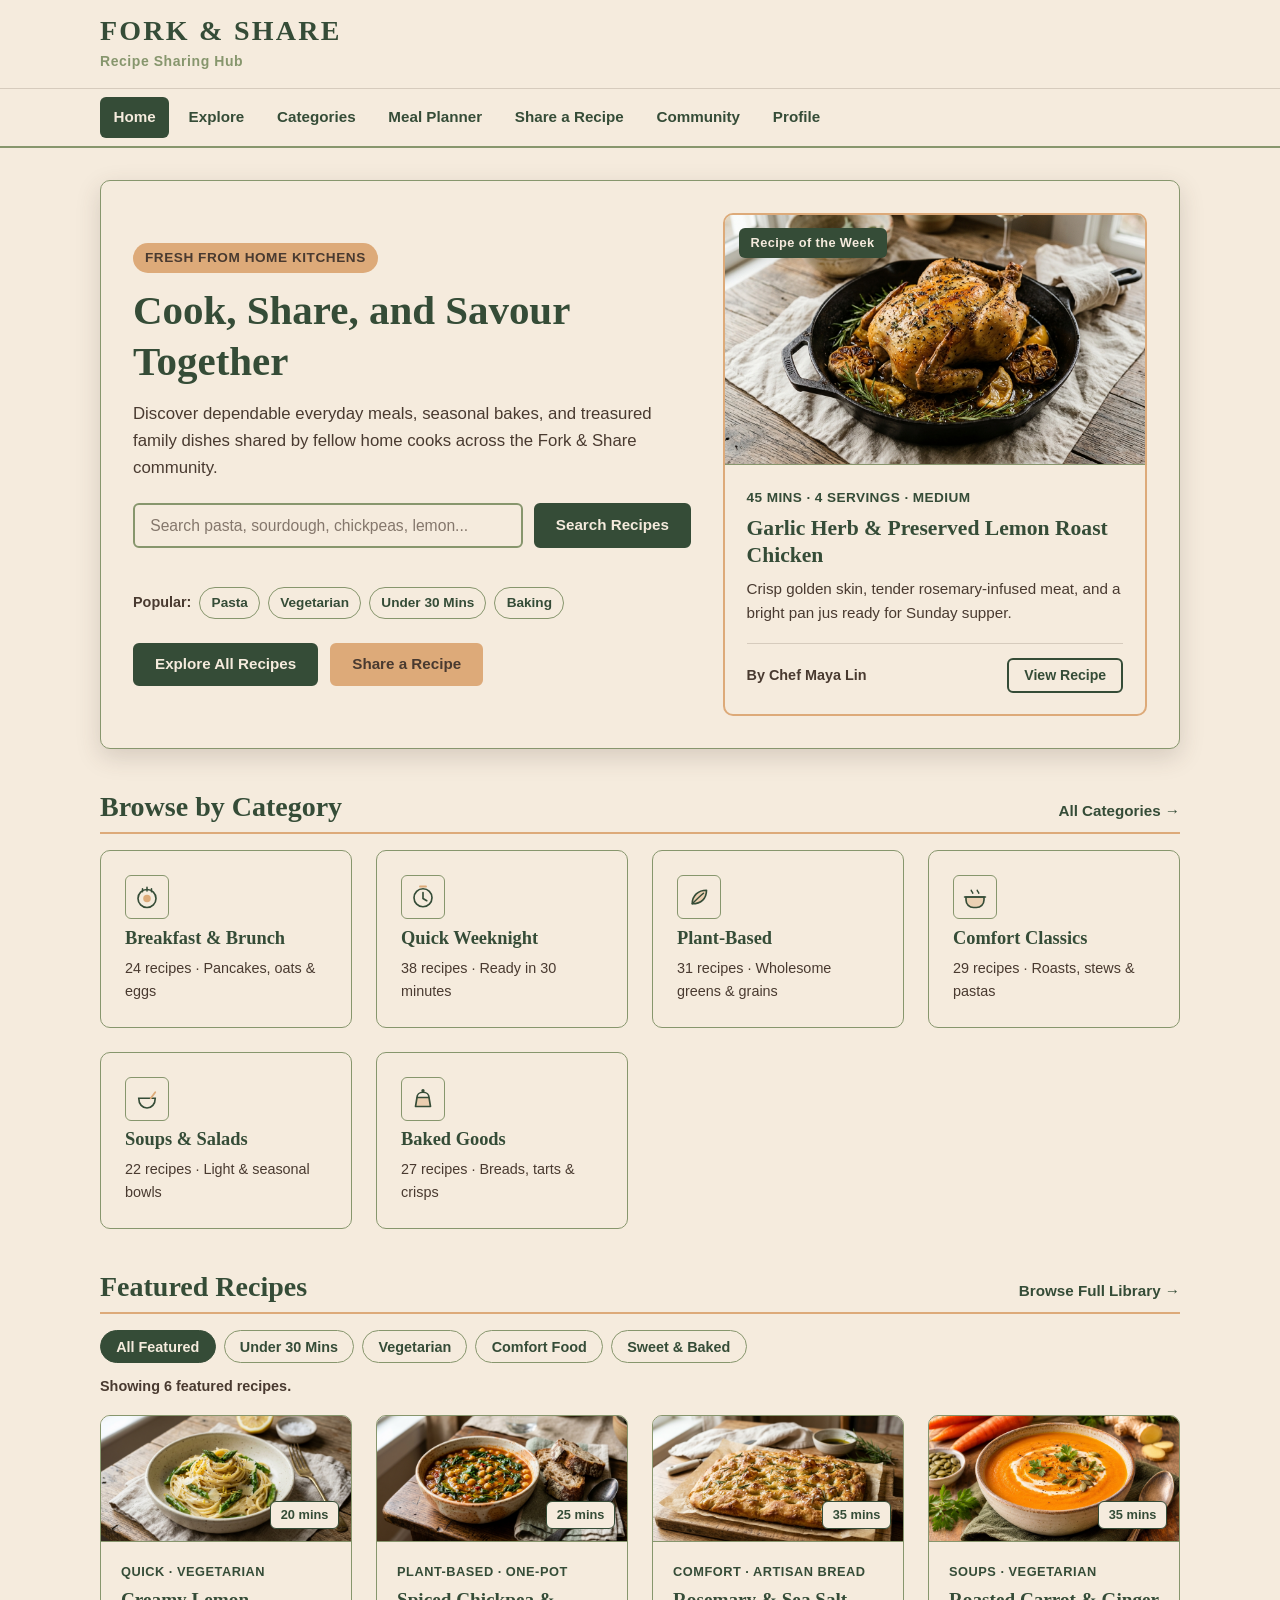
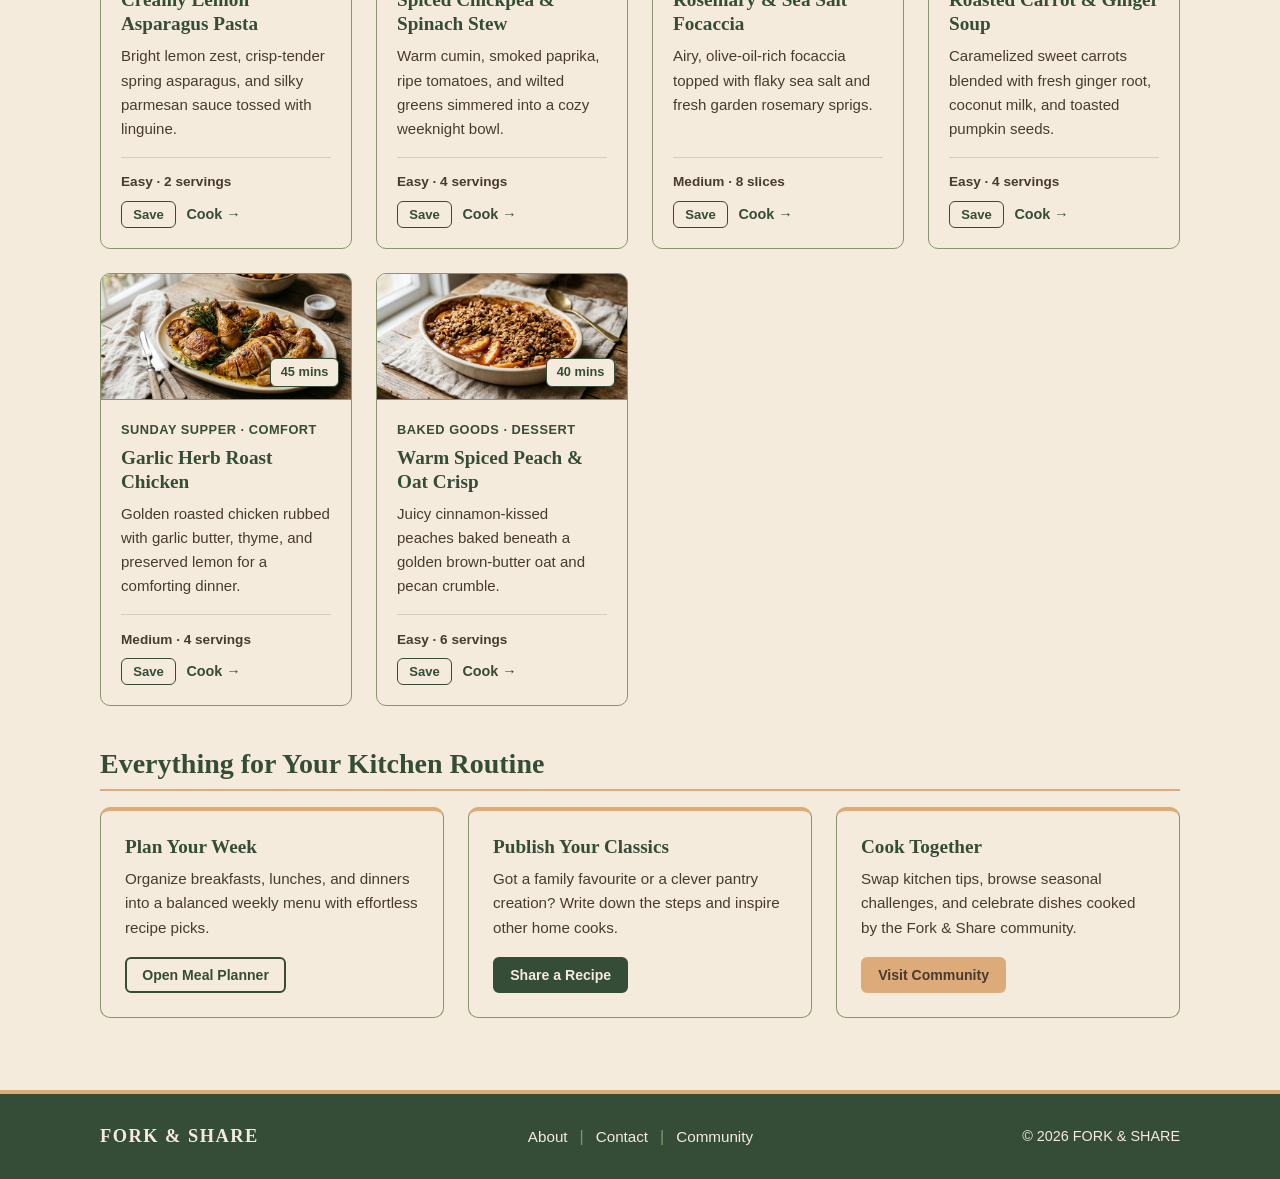
<file: index.html>
<!DOCTYPE html>
<html lang="en">
<head>
  <meta charset="UTF-8">
  <meta name="viewport" content="width=device-width, initial-scale=1.0">
  <title>Home | FORK &amp; SHARE</title>
  <link rel="stylesheet" href="css/style.css">
  <link rel="stylesheet" href="css/home.css">
</head>
<body>
  <!-- Design 1: Brand Header + Design 2: Responsive Primary Navigation -->
  <header class="site-header">
    <div class="container header-inner">
      <a class="brand-logo" href="index.html">
        <span class="brand-name">FORK &amp; SHARE</span>
        <span class="brand-tagline">Recipe Sharing Hub</span>
      </a>

      <button
        type="button"
        class="nav-toggle"
        data-nav-toggle
        aria-controls="primary-nav"
        aria-expanded="false"
        aria-label="Open navigation menu"
      >
        <span class="hamburger-line" aria-hidden="true"></span>
        <span class="hamburger-line" aria-hidden="true"></span>
        <span class="hamburger-line" aria-hidden="true"></span>
      </button>
    </div>

    <nav class="site-nav" aria-label="Primary Navigation">
      <div class="container">
        <ul id="primary-nav" class="nav-list" data-nav-menu>
          <li><a class="nav-link is-active" href="index.html" aria-current="page">Home</a></li>
          <li><a class="nav-link" href="pages/explore.html">Explore</a></li>
          <li><a class="nav-link" href="pages/categories.html">Categories</a></li>
          <li><a class="nav-link" href="pages/meal-planner.html">Meal Planner</a></li>
          <li><a class="nav-link" href="pages/share-recipe.html">Share a Recipe</a></li>
          <li><a class="nav-link" href="pages/community.html">Community</a></li>
          <li><a class="nav-link" href="pages/profile.html">Profile</a></li>
        </ul>
      </div>
    </nav>
  </header>

  <main class="site-main">
    <div class="container">
      <!-- Hero Banner & Quick Recipe Search -->
      <section class="section hero" aria-labelledby="hero-heading">
        <div class="hero-content">
          <p class="hero-eyebrow">Fresh from home kitchens</p>
          <h1 id="hero-heading" class="hero-title">
            Cook, Share, and Savour Together
          </h1>
          <p class="hero-description">
            Discover dependable everyday meals, seasonal bakes, and treasured family
            dishes shared by fellow home cooks across the Fork &amp; Share community.
          </p>

          <form id="home-search-form" class="hero-search" role="search" novalidate>
            <label class="sr-only" for="home-search-input">Search recipes or ingredients</label>
            <input
              id="home-search-input"
              class="hero-search-input"
              type="search"
              name="q"
              placeholder="Search pasta, sourdough, chickpeas, lemon..."
              autocomplete="off"
            >
            <button type="submit" class="btn btn-primary hero-search-btn">Search Recipes</button>
          </form>
          <p id="home-search-feedback" class="search-feedback" aria-live="polite"></p>

          <div class="hero-tags" aria-label="Popular recipe searches">
            <span class="hero-tags-label">Popular:</span>
            <a class="tag-chip" href="pages/explore.html?q=pasta">Pasta</a>
            <a class="tag-chip" href="pages/explore.html?q=vegetarian">Vegetarian</a>
            <a class="tag-chip" href="pages/explore.html?q=30-min">Under 30 Mins</a>
            <a class="tag-chip" href="pages/explore.html?q=baking">Baking</a>
          </div>

          <div class="hero-actions">
            <a class="btn btn-primary" href="pages/explore.html">Explore All Recipes</a>
            <a class="btn btn-secondary" href="pages/share-recipe.html">Share a Recipe</a>
          </div>
        </div>

        <aside class="card spotlight-card" aria-labelledby="spotlight-heading">
          <div class="spotlight-media">
            <img
              class="recipe-illustration"
              src="images/home/spotlight-roast-chicken.jpg"
              alt="Garlic herb and preserved lemon roast chicken in a cast-iron skillet"
              width="320"
              height="190"
            >
            <span class="spotlight-badge">Recipe of the Week</span>
          </div>

          <div class="spotlight-body">
            <p class="recipe-meta-line">45 mins &middot; 4 servings &middot; Medium</p>
            <h2 id="spotlight-heading" class="spotlight-title">
              Garlic Herb &amp; Preserved Lemon Roast Chicken
            </h2>
            <p class="spotlight-summary">
              Crisp golden skin, tender rosemary-infused meat, and a bright pan jus ready for Sunday supper.
            </p>
            <div class="spotlight-footer">
              <span class="recipe-author">By Chef Maya Lin</span>
              <a class="btn btn-outline btn-sm" href="pages/recipe-details.html?id=garlic-herb-roast-chicken">
                View Recipe
              </a>
            </div>
          </div>
        </aside>
      </section>

      <!-- Browse by Category -->
      <section class="section" aria-labelledby="categories-heading">
        <div class="section-header-row">
          <h2 id="categories-heading" class="section-title">Browse by Category</h2>
          <a class="section-more-link" href="pages/categories.html">All Categories &rarr;</a>
        </div>

        <div class="grid grid-3 category-grid">
          <a class="card category-card" href="pages/explore.html?category=breakfast">
            <span class="category-icon" aria-hidden="true">
              <svg viewBox="0 0 40 40" xmlns="http://www.w3.org/2000/svg">
                <circle cx="20" cy="22" r="12" fill="none" stroke="currentColor" stroke-width="2.2" />
                <circle cx="20" cy="22" r="5" fill="#DDAA79" />
                <path d="M14 9v4M20 7v5M26 9v4" stroke="currentColor" stroke-width="2" stroke-linecap="round" />
              </svg>
            </span>
            <h3 class="category-title">Breakfast &amp; Brunch</h3>
            <p class="category-count">24 recipes &middot; Pancakes, oats &amp; eggs</p>
          </a>

          <a class="card category-card" href="pages/explore.html?category=quick">
            <span class="category-icon" aria-hidden="true">
              <svg viewBox="0 0 40 40" xmlns="http://www.w3.org/2000/svg">
                <circle cx="20" cy="21" r="12" fill="none" stroke="currentColor" stroke-width="2.2" />
                <path d="M20 14v8l5 3" fill="none" stroke="currentColor" stroke-width="2.2" stroke-linecap="round" />
                <path d="M16 6h8" stroke="#DDAA79" stroke-width="2.5" stroke-linecap="round" />
              </svg>
            </span>
            <h3 class="category-title">Quick Weeknight</h3>
            <p class="category-count">38 recipes &middot; Ready in 30 minutes</p>
          </a>

          <a class="card category-card" href="pages/explore.html?category=vegetarian">
            <span class="category-icon" aria-hidden="true">
              <svg viewBox="0 0 40 40" xmlns="http://www.w3.org/2000/svg">
                <path d="M11 29c0-11 8-18 19-18 0 11-7 18-19 18Z" fill="#DDAA79" fill-opacity="0.45" stroke="currentColor" stroke-width="2.2" stroke-linejoin="round" />
                <path d="M11 29c5-5 10-10 15-14" fill="none" stroke="currentColor" stroke-width="2" stroke-linecap="round" />
              </svg>
            </span>
            <h3 class="category-title">Plant-Based</h3>
            <p class="category-count">31 recipes &middot; Wholesome greens &amp; grains</p>
          </a>

          <a class="card category-card" href="pages/explore.html?category=comfort">
            <span class="category-icon" aria-hidden="true">
              <svg viewBox="0 0 40 40" xmlns="http://www.w3.org/2000/svg">
                <path d="M8 20h24v4a10 10 0 0 1-10 10h-4A10 10 0 0 1 8 24v-4Z" fill="#DDAA79" fill-opacity="0.4" stroke="currentColor" stroke-width="2.2" />
                <path d="M6 20h28M15 11c0 2 2 2 2 4M23 11c0 2 2 2 2 4" fill="none" stroke="currentColor" stroke-width="2" stroke-linecap="round" />
              </svg>
            </span>
            <h3 class="category-title">Comfort Classics</h3>
            <p class="category-count">29 recipes &middot; Roasts, stews &amp; pastas</p>
          </a>

          <a class="card category-card" href="pages/explore.html?category=soups">
            <span class="category-icon" aria-hidden="true">
              <svg viewBox="0 0 40 40" xmlns="http://www.w3.org/2000/svg">
                <path d="M9 19h22c0 8-5 13-11 13S9 27 9 19Z" fill="none" stroke="currentColor" stroke-width="2.2" />
                <path d="M25 19l6-8" stroke="#DDAA79" stroke-width="2.4" stroke-linecap="round" />
              </svg>
            </span>
            <h3 class="category-title">Soups &amp; Salads</h3>
            <p class="category-count">22 recipes &middot; Light &amp; seasonal bowls</p>
          </a>

          <a class="card category-card" href="pages/explore.html?category=dessert">
            <span class="category-icon" aria-hidden="true">
              <svg viewBox="0 0 40 40" xmlns="http://www.w3.org/2000/svg">
                <path d="M10 30h20l-2-12H12l-2 12Z" fill="#DDAA79" fill-opacity="0.45" stroke="currentColor" stroke-width="2.2" stroke-linejoin="round" />
                <path d="M12 18c0-4 3-7 8-7s8 3 8 7" fill="none" stroke="currentColor" stroke-width="2.2" />
                <circle cx="20" cy="9" r="2.2" fill="currentColor" />
              </svg>
            </span>
            <h3 class="category-title">Baked Goods</h3>
            <p class="category-count">27 recipes &middot; Breads, tarts &amp; crisps</p>
          </a>
        </div>
      </section>

      <!-- Featured Community Recipes with Quick Filter -->
      <section class="section" aria-labelledby="featured-heading">
        <div class="section-header-row">
          <h2 id="featured-heading" class="section-title">Featured Recipes</h2>
          <a class="section-more-link" href="pages/explore.html">Browse Full Library &rarr;</a>
        </div>

        <div class="filter-bar" role="group" aria-label="Filter featured recipes">
          <button type="button" class="filter-btn is-selected" data-filter="all" aria-pressed="true">
            All Featured
          </button>
          <button type="button" class="filter-btn" data-filter="quick" aria-pressed="false">
            Under 30 Mins
          </button>
          <button type="button" class="filter-btn" data-filter="vegetarian" aria-pressed="false">
            Vegetarian
          </button>
          <button type="button" class="filter-btn" data-filter="comfort" aria-pressed="false">
            Comfort Food
          </button>
          <button type="button" class="filter-btn" data-filter="dessert" aria-pressed="false">
            Sweet &amp; Baked
          </button>
        </div>

        <p id="filter-status" class="filter-status" aria-live="polite">
          Showing 6 featured recipes.
        </p>

        <div id="featured-grid" class="grid grid-3 recipe-grid">
          <article class="card recipe-card" data-categories="quick vegetarian">
            <div class="recipe-card-banner banner-sage">
              <img
                class="recipe-thumb-img"
                src="images/home/lemon-asparagus-pasta.jpg"
                alt="Creamy lemon asparagus pasta in a stoneware bowl"
                width="240"
                height="120"
              >
              <span class="recipe-badge">20 mins</span>
            </div>
            <div class="recipe-card-body">
              <p class="recipe-category-label">Quick &middot; Vegetarian</p>
              <h3 class="recipe-title">
                <a href="pages/recipe-details.html?id=creamy-lemon-asparagus-pasta">
                  Creamy Lemon Asparagus Pasta
                </a>
              </h3>
              <p class="recipe-excerpt">
                Bright lemon zest, crisp-tender spring asparagus, and silky parmesan sauce tossed with linguine.
              </p>
              <div class="recipe-card-footer">
                <span class="recipe-meta-text">Easy &middot; 2 servings</span>
                <div class="recipe-card-actions">
                  <button
                    type="button"
                    class="save-btn"
                    data-save-recipe="creamy-lemon-asparagus-pasta"
                    aria-pressed="false"
                  >
                    Save
                  </button>
                  <a class="recipe-read-link" href="pages/recipe-details.html?id=creamy-lemon-asparagus-pasta">
                    Cook &rarr;
                  </a>
                </div>
              </div>
            </div>
          </article>

          <article class="card recipe-card" data-categories="quick vegetarian">
            <div class="recipe-card-banner banner-peach">
              <img
                class="recipe-thumb-img"
                src="images/home/chickpea-spinach-stew.jpg"
                alt="Spiced chickpea and spinach stew with crusty bread"
                width="240"
                height="120"
              >
              <span class="recipe-badge">25 mins</span>
            </div>
            <div class="recipe-card-body">
              <p class="recipe-category-label">Plant-Based &middot; One-Pot</p>
              <h3 class="recipe-title">
                <a href="pages/recipe-details.html?id=spiced-chickpea-spinach-stew">
                  Spiced Chickpea &amp; Spinach Stew
                </a>
              </h3>
              <p class="recipe-excerpt">
                Warm cumin, smoked paprika, ripe tomatoes, and wilted greens simmered into a cozy weeknight bowl.
              </p>
              <div class="recipe-card-footer">
                <span class="recipe-meta-text">Easy &middot; 4 servings</span>
                <div class="recipe-card-actions">
                  <button
                    type="button"
                    class="save-btn"
                    data-save-recipe="spiced-chickpea-spinach-stew"
                    aria-pressed="false"
                  >
                    Save
                  </button>
                  <a class="recipe-read-link" href="pages/recipe-details.html?id=spiced-chickpea-spinach-stew">
                    Cook &rarr;
                  </a>
                </div>
              </div>
            </div>
          </article>

          <article class="card recipe-card" data-categories="comfort">
            <div class="recipe-card-banner banner-forest">
              <img
                class="recipe-thumb-img"
                src="images/home/rosemary-focaccia.jpg"
                alt="Golden rosemary and sea salt focaccia on parchment"
                width="240"
                height="120"
              >
              <span class="recipe-badge">35 mins</span>
            </div>
            <div class="recipe-card-body">
              <p class="recipe-category-label">Comfort &middot; Artisan Bread</p>
              <h3 class="recipe-title">
                <a href="pages/recipe-details.html?id=rosemary-sea-salt-focaccia">
                  Rosemary &amp; Sea Salt Focaccia
                </a>
              </h3>
              <p class="recipe-excerpt">
                Airy, olive-oil-rich focaccia topped with flaky sea salt and fresh garden rosemary sprigs.
              </p>
              <div class="recipe-card-footer">
                <span class="recipe-meta-text">Medium &middot; 8 slices</span>
                <div class="recipe-card-actions">
                  <button
                    type="button"
                    class="save-btn"
                    data-save-recipe="rosemary-sea-salt-focaccia"
                    aria-pressed="false"
                  >
                    Save
                  </button>
                  <a class="recipe-read-link" href="pages/recipe-details.html?id=rosemary-sea-salt-focaccia">
                    Cook &rarr;
                  </a>
                </div>
              </div>
            </div>
          </article>

          <article class="card recipe-card" data-categories="vegetarian comfort">
            <div class="recipe-card-banner banner-peach">
              <img
                class="recipe-thumb-img"
                src="images/home/carrot-ginger-soup.jpg"
                alt="Roasted carrot and ginger soup with coconut cream and pumpkin seeds"
                width="240"
                height="120"
              >
              <span class="recipe-badge">35 mins</span>
            </div>
            <div class="recipe-card-body">
              <p class="recipe-category-label">Soups &middot; Vegetarian</p>
              <h3 class="recipe-title">
                <a href="pages/recipe-details.html?id=roasted-carrot-ginger-soup">
                  Roasted Carrot &amp; Ginger Soup
                </a>
              </h3>
              <p class="recipe-excerpt">
                Caramelized sweet carrots blended with fresh ginger root, coconut milk, and toasted pumpkin seeds.
              </p>
              <div class="recipe-card-footer">
                <span class="recipe-meta-text">Easy &middot; 4 servings</span>
                <div class="recipe-card-actions">
                  <button
                    type="button"
                    class="save-btn"
                    data-save-recipe="roasted-carrot-ginger-soup"
                    aria-pressed="false"
                  >
                    Save
                  </button>
                  <a class="recipe-read-link" href="pages/recipe-details.html?id=roasted-carrot-ginger-soup">
                    Cook &rarr;
                  </a>
                </div>
              </div>
            </div>
          </article>

          <article class="card recipe-card" data-categories="comfort">
            <div class="recipe-card-banner banner-forest">
              <img
                class="recipe-thumb-img"
                src="images/home/herb-roast-chicken-card.jpg"
                alt="Carved garlic herb roast chicken on a ceramic platter"
                width="240"
                height="120"
              >
              <span class="recipe-badge">45 mins</span>
            </div>
            <div class="recipe-card-body">
              <p class="recipe-category-label">Sunday Supper &middot; Comfort</p>
              <h3 class="recipe-title">
                <a href="pages/recipe-details.html?id=garlic-herb-roast-chicken">
                  Garlic Herb Roast Chicken
                </a>
              </h3>
              <p class="recipe-excerpt">
                Golden roasted chicken rubbed with garlic butter, thyme, and preserved lemon for a comforting dinner.
              </p>
              <div class="recipe-card-footer">
                <span class="recipe-meta-text">Medium &middot; 4 servings</span>
                <div class="recipe-card-actions">
                  <button
                    type="button"
                    class="save-btn"
                    data-save-recipe="garlic-herb-roast-chicken"
                    aria-pressed="false"
                  >
                    Save
                  </button>
                  <a class="recipe-read-link" href="pages/recipe-details.html?id=garlic-herb-roast-chicken">
                    Cook &rarr;
                  </a>
                </div>
              </div>
            </div>
          </article>

          <article class="card recipe-card" data-categories="dessert vegetarian">
            <div class="recipe-card-banner banner-sage">
              <img
                class="recipe-thumb-img"
                src="images/home/peach-oat-crisp.jpg"
                alt="Warm spiced peach and oat crisp in a baking dish"
                width="240"
                height="120"
              >
              <span class="recipe-badge">40 mins</span>
            </div>
            <div class="recipe-card-body">
              <p class="recipe-category-label">Baked Goods &middot; Dessert</p>
              <h3 class="recipe-title">
                <a href="pages/recipe-details.html?id=spiced-peach-oat-crisp">
                  Warm Spiced Peach &amp; Oat Crisp
                </a>
              </h3>
              <p class="recipe-excerpt">
                Juicy cinnamon-kissed peaches baked beneath a golden brown-butter oat and pecan crumble.
              </p>
              <div class="recipe-card-footer">
                <span class="recipe-meta-text">Easy &middot; 6 servings</span>
                <div class="recipe-card-actions">
                  <button
                    type="button"
                    class="save-btn"
                    data-save-recipe="spiced-peach-oat-crisp"
                    aria-pressed="false"
                  >
                    Save
                  </button>
                  <a class="recipe-read-link" href="pages/recipe-details.html?id=spiced-peach-oat-crisp">
                    Cook &rarr;
                  </a>
                </div>
              </div>
            </div>
          </article>
        </div>
      </section>

      <!-- Hub Highlights: Meal Planning, Sharing & Community -->
      <section class="section" aria-labelledby="hub-heading">
        <h2 id="hub-heading" class="section-title">Everything for Your Kitchen Routine</h2>
        <div class="grid grid-3">
          <div class="card hub-card">
            <h3 class="hub-card-title">Plan Your Week</h3>
            <p class="hub-card-text">
              Organize breakfasts, lunches, and dinners into a balanced weekly menu with effortless recipe picks.
            </p>
            <a class="btn btn-outline btn-sm" href="pages/meal-planner.html">Open Meal Planner</a>
          </div>

          <div class="card hub-card">
            <h3 class="hub-card-title">Publish Your Classics</h3>
            <p class="hub-card-text">
              Got a family favourite or a clever pantry creation? Write down the steps and inspire other home cooks.
            </p>
            <a class="btn btn-primary btn-sm" href="pages/share-recipe.html">Share a Recipe</a>
          </div>

          <div class="card hub-card">
            <h3 class="hub-card-title">Cook Together</h3>
            <p class="hub-card-text">
              Swap kitchen tips, browse seasonal challenges, and celebrate dishes cooked by the Fork &amp; Share community.
            </p>
            <a class="btn btn-secondary btn-sm" href="pages/community.html">Visit Community</a>
          </div>
        </div>
      </section>
    </div>
  </main>

  <!-- Design 3: Community Footer -->
  <footer class="site-footer">
    <div class="container footer-inner">
      <span class="footer-brand">FORK &amp; SHARE</span>

      <ul class="footer-links" aria-label="Footer Navigation">
        <!-- Do not create separate About or Contact pages -->
        <li><a class="footer-link" href="#about">About</a></li>
        <li><a class="footer-link" href="#contact">Contact</a></li>
        <li><a class="footer-link" href="pages/community.html">Community</a></li>
      </ul>

      <p class="footer-copy">&copy; 2026 FORK &amp; SHARE</p>
    </div>
  </footer>

  <script src="js/shared.js" defer></script>
  <script src="js/home.js" defer></script>
</body>
</html>
</file>
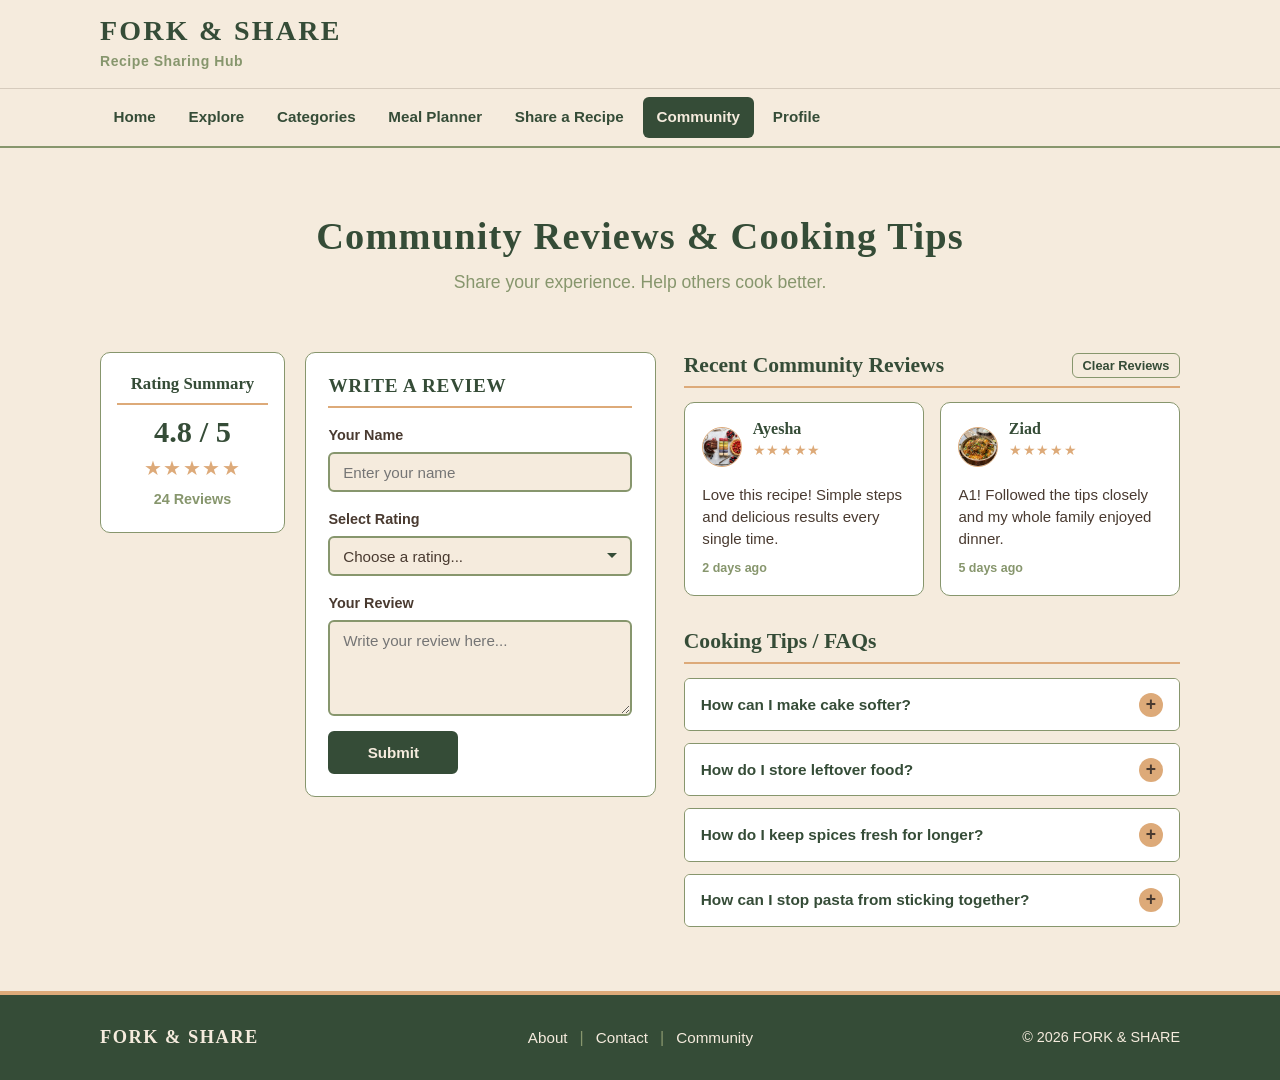
<file: pages/community.html>
<!DOCTYPE html>
<html lang="en">
<head>
  <meta charset="UTF-8">
  <meta name="viewport" content="width=device-width, initial-scale=1.0">

  <!-- SEO: Page title shown in the browser tab -->
  <title>Community Reviews &amp; Cooking Tips | FORK &amp; SHARE</title>
  <meta name="description" content="Read community reviews, share your own cooking experience, and browse helpful cooking tips and FAQs on FORK &amp; SHARE.">

  <!-- 1. Shared stylesheet (goes up one level from pages/ to the project root) -->
  <link rel="stylesheet" href="../css/style.css">

  <!-- 2. Page-specific stylesheet for Community Reviews & Cooking Tips only -->
  <link rel="stylesheet" href="../css/community.css">
</head>
<body>

  <!-- =====================================================================
       SHARED DESIGN 1 + 2: Brand Header & Responsive Primary Navigation
       Copied from the shared design guide template (pages/ version).
       "Community" link is marked as the active current page.
       ===================================================================== -->
  <header class="site-header">
    <div class="container header-inner">

      <!-- Brand logo — clicking it goes back to the home page -->
      <a class="brand-logo" href="../index.html">
        <span class="brand-name">FORK &amp; SHARE</span>
        <span class="brand-tagline">Recipe Sharing Hub</span>
      </a>

      <!-- Mobile hamburger button — controlled by js/shared.js -->
      <button
        type="button"
        class="nav-toggle"
        data-nav-toggle
        aria-controls="primary-nav"
        aria-expanded="false"
        aria-label="Open navigation menu"
      >
        <span class="hamburger-line" aria-hidden="true"></span>
        <span class="hamburger-line" aria-hidden="true"></span>
        <span class="hamburger-line" aria-hidden="true"></span>
      </button>
    </div>

    <!-- Primary navigation — data-nav-menu attribute is required by shared.js -->
    <nav class="site-nav" aria-label="Primary Navigation">
      <div class="container">
        <ul id="primary-nav" class="nav-list" data-nav-menu>
          <li><a class="nav-link" href="../index.html">Home</a></li>
          <li><a class="nav-link" href="explore.html">Explore</a></li>
          <li><a class="nav-link" href="recipe-categories.html">Categories</a></li>
          <li><a class="nav-link" href="meal-planner.html">Meal Planner</a></li>
          <li><a class="nav-link" href="share-recipe.html">Share a Recipe</a></li>
          <!-- "Community" is the current page — is-active and aria-current mark it -->
          <li><a class="nav-link is-active" href="community.html" aria-current="page">Community</a></li>
          <li><a class="nav-link" href="profile.html">Profile</a></li>
        </ul>
      </div>
    </nav>
  </header>


  <!-- =====================================================================
       MAIN PAGE CONTENT
       ===================================================================== -->
  <main class="site-main">
    <div class="container">

      <!-- ------------------------------------------------------------------
           SECTION A: Page Heading
           Centred heading and subtitle as shown in the prototype.
           ------------------------------------------------------------------ -->
      <section class="section community-hero">
        <h1 class="community-heading">Community Reviews &amp; Cooking Tips</h1>
        <p class="community-subtitle">Share your experience. Help others cook better.</p>
      </section>


      <!-- ------------------------------------------------------------------
           SECTION B: Main Two-Column Layout (matches desktop prototype)
           Left column: Rating Summary + Write a Review Form
           Right column: Recent Community Reviews + Cooking Tips / FAQs
           ------------------------------------------------------------------ -->
      <div id="community-workspace" class="community-layout" data-review-state="default">

        <!-- LEFT COLUMN: Rating Summary & Review Submission Form -->
        <div class="community-left">
          <div class="review-input-row">

            <!-- 1. Rating Summary Box -->
            <aside class="card rating-summary" aria-label="Overall rating summary">
              <h2 class="rating-summary__title">Rating Summary</h2>
              <p class="rating-summary__score" id="rating-average">4.8 / 5</p>
              <p
                class="rating-summary__stars"
                id="rating-stars"
                aria-label="Rated 4.8 out of 5 stars"
              >
                <span aria-hidden="true">&#9733;&#9733;&#9733;&#9733;&#9733;</span>
              </p>
              <p class="rating-summary__count" id="rating-count">24 Reviews</p>
            </aside>

            <!-- 2. Write a Review Form (States 2 & 3) -->
            <section class="card review-form-card" id="write-review-section" aria-labelledby="write-review-heading">
              <h2 class="review-form-card__title" id="write-review-heading">Write a Review</h2>

              <!-- Form validation summary banner (shown in Invalid Review state) -->
              <div
                id="form-error-banner"
                class="form-feedback form-feedback--error"
                role="alert"
                hidden
              ></div>

              <form id="review-form" class="review-form" novalidate>
                <!-- Your Name -->
                <div class="form-group">
                  <label for="reviewer-name" class="form-label">Your Name</label>
                  <input
                    type="text"
                    id="reviewer-name"
                    name="reviewerName"
                    class="form-input"
                    placeholder="Enter your name"
                    maxlength="50"
                    autocomplete="name"
                    aria-describedby="name-error"
                    required
                  >
                  <p id="name-error" class="field-error" hidden></p>
                </div>

                <!-- Select Rating -->
                <div class="form-group">
                  <label for="review-rating" class="form-label">Select Rating</label>
                  <select
                    id="review-rating"
                    name="reviewRating"
                    class="form-select"
                    aria-describedby="rating-error"
                    required
                  >
                    <option value="">Choose a rating...</option>
                    <option value="5">&#9733;&#9733;&#9733;&#9733;&#9733; (5 / 5) — Excellent</option>
                    <option value="4">&#9733;&#9733;&#9733;&#9733;&#9734; (4 / 5) — Very Good</option>
                    <option value="3">&#9733;&#9733;&#9733;&#9734;&#9734; (3 / 5) — Good</option>
                    <option value="2">&#9733;&#9733;&#9734;&#9734;&#9734; (2 / 5) — Fair</option>
                    <option value="1">&#9733;&#9734;&#9734;&#9734;&#9734; (1 / 5) — Needs Work</option>
                  </select>
                  <p id="rating-error" class="field-error" hidden></p>
                </div>

                <!-- Your Review -->
                <div class="form-group">
                  <label for="review-text" class="form-label">Your Review</label>
                  <textarea
                    id="review-text"
                    name="reviewText"
                    class="form-textarea"
                    rows="4"
                    placeholder="Write your review here..."
                    maxlength="300"
                    aria-describedby="text-error"
                    required
                  ></textarea>
                  <p id="text-error" class="field-error" hidden></p>
                </div>

                <button type="submit" id="submit-review-btn" class="btn btn-primary review-submit-btn">
                  Submit
                </button>
              </form>
            </section>

          </div><!-- /.review-input-row -->
        </div><!-- /.community-left -->


        <!-- RIGHT COLUMN: Recent Community Reviews & Cooking Tips / FAQs -->
        <div class="community-right">

          <!-- 3. Recent Community Reviews (States 1 & 4) -->
          <section class="section reviews-section" aria-labelledby="recent-reviews-heading">
            <div class="reviews-header">
              <h2 class="reviews-section__title" id="recent-reviews-heading">Recent Community Reviews</h2>
              <div class="reviews-actions">
                <button
                  type="button"
                  id="clear-reviews-btn"
                  class="btn-text-action"
                  aria-label="Clear reviews to view empty state"
                >
                  Clear Reviews
                </button>
                <button
                  type="button"
                  id="restore-reviews-btn"
                  class="btn-text-action"
                  hidden
                >
                  Restore Sample Reviews
                </button>
              </div>
            </div>

            <!-- State 4: Published confirmation banner -->
            <div
              id="published-banner"
              class="published-banner"
              role="status"
              aria-live="polite"
              hidden
            >
              <span class="published-banner__icon" aria-hidden="true">&#10003;</span>
              <span class="published-banner__text">Review published! Your review is now visible below.</span>
            </div>

            <!-- State 1: No Reviews empty state -->
            <div id="no-reviews-state" class="card no-reviews-card" hidden aria-live="polite">
              <div class="no-reviews-card__content">
                <h3 class="no-reviews-card__title">Community Reviews</h3>
                <p class="no-reviews-card__message">No reviews yet</p>
                <button type="button" id="empty-write-btn" class="btn btn-primary">
                  Write a review
                </button>
              </div>
              <div class="no-reviews-card__thumb">
                <img
                  src="../images/cat-maincourse.jpg"
                  alt="Prepared home-cooked meal dish"
                  loading="lazy"
                >
              </div>
            </div>

            <!-- Sample & Published Community Review Cards -->
            <div id="reviews-list" class="reviews-grid">
              <!-- Review cards are rendered by js/community.js -->
            </div>
          </section>


          <!-- 4. Cooking Tips / FAQs Accordion -->
          <section class="section faq-section" aria-labelledby="faq-heading">
            <h2 class="faq-section__title" id="faq-heading">Cooking Tips / FAQs</h2>
            <div id="faq-accordion" class="faq-accordion">
              <!-- Accordion items are rendered by js/community.js -->
            </div>
          </section>

        </div><!-- /.community-right -->

      </div><!-- /.community-layout -->

    </div><!-- /.container -->
  </main>


  <!-- =====================================================================
       SHARED DESIGN 3: Community Footer
       Copied from the shared design guide template (pages/ version).
       ===================================================================== -->
  <footer class="site-footer">
    <div class="container footer-inner">
      <span class="footer-brand">FORK &amp; SHARE</span>

      <ul class="footer-links" aria-label="Footer Navigation">
        <!-- Do not create separate About or Contact pages (per shared guide) -->
        <li><a class="footer-link" href="../index.html#about">About</a></li>
        <li><a class="footer-link" href="../index.html#contact">Contact</a></li>
        <li><a class="footer-link" href="community.html">Community</a></li>
      </ul>

      <p class="footer-copy">&copy; 2026 FORK &amp; SHARE</p>
    </div>
  </footer>


  <!-- =====================================================================
       SCRIPTS
       shared.js must come first (handles hamburger nav on all pages).
       community.js comes after (handles this page only).
       defer means both scripts run after the HTML is fully loaded.
       ===================================================================== -->
  <script src="../js/shared.js" defer></script>
  <script src="../js/community.js" defer></script>

</body>
</html>
</file>
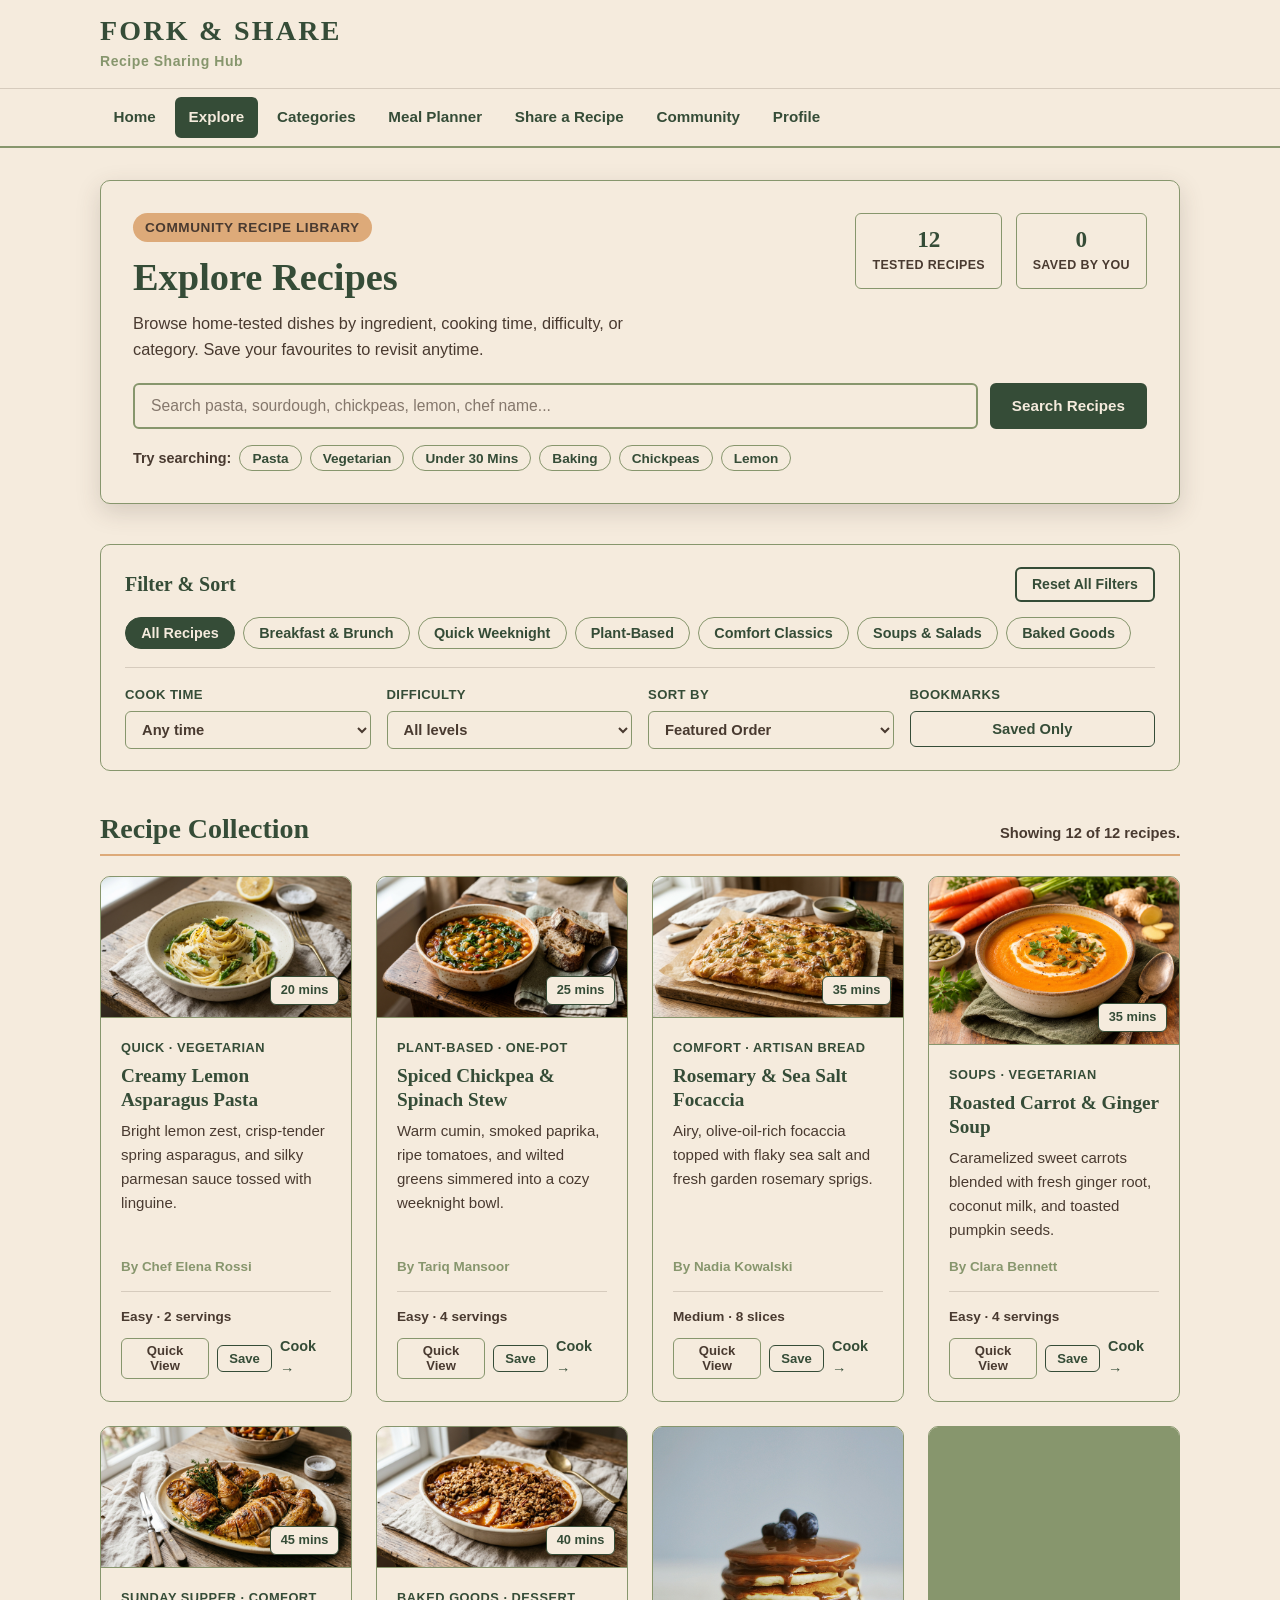
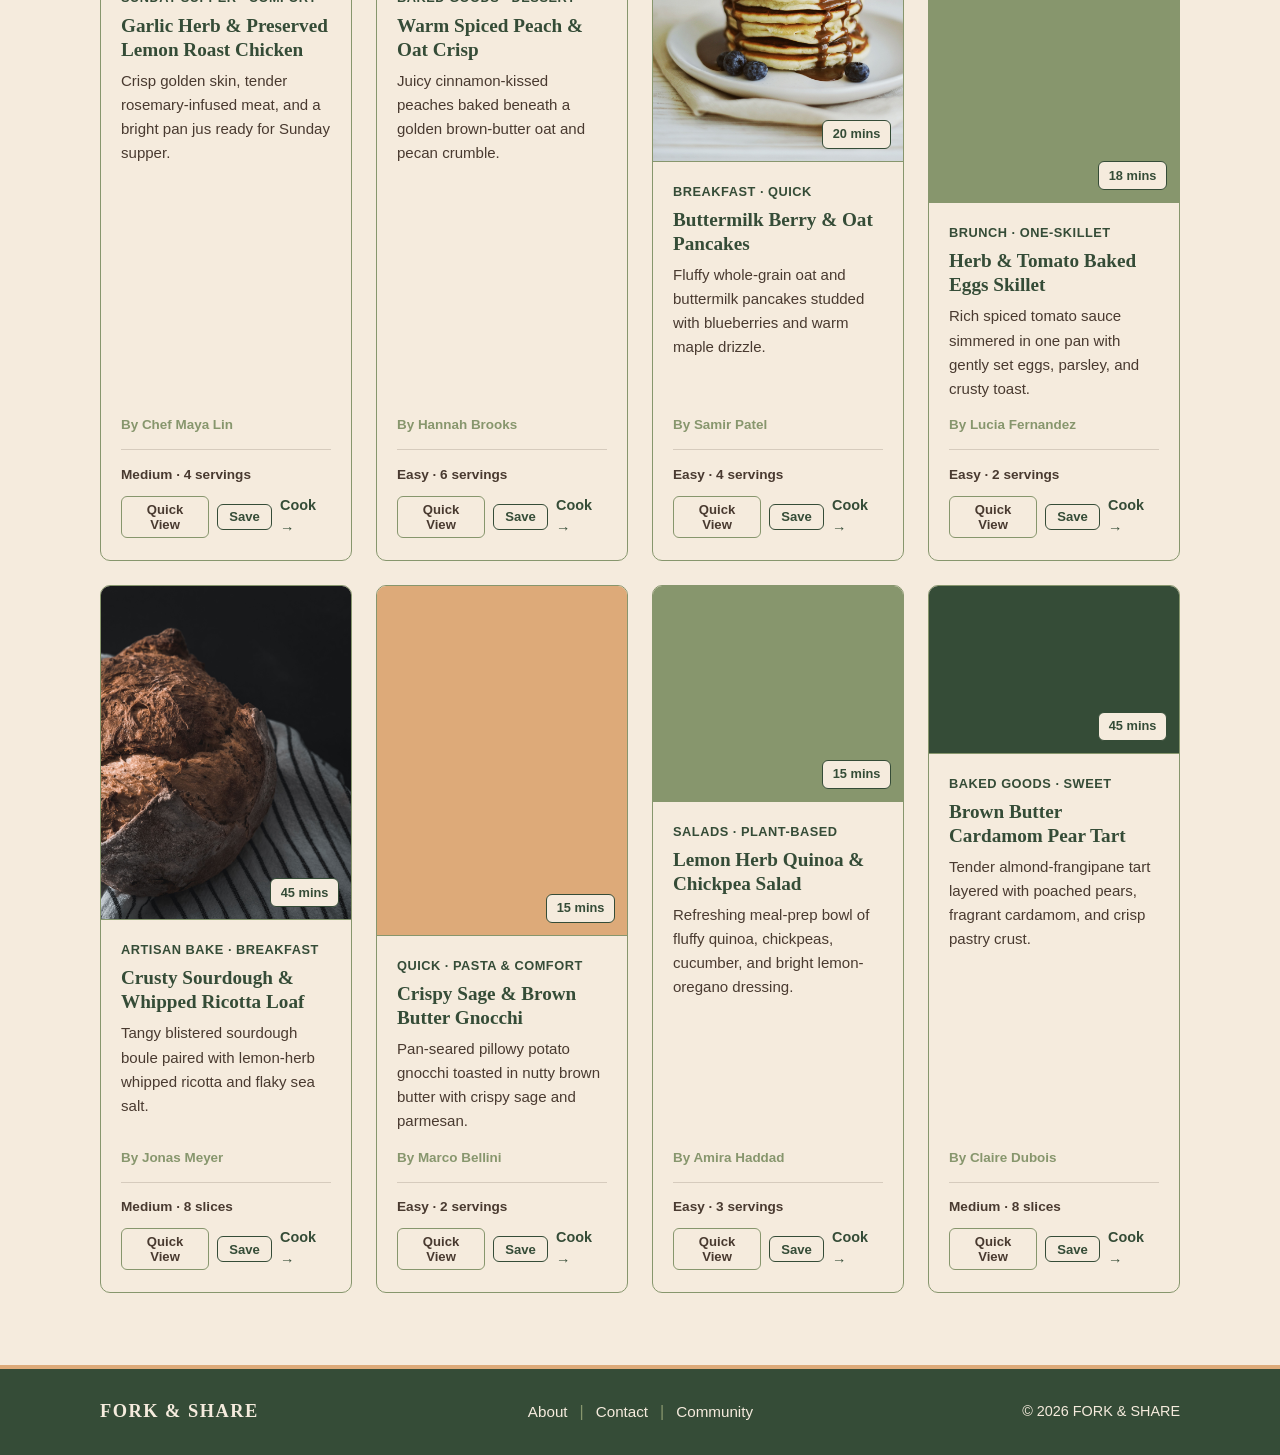
<file: pages/explore.html>
<!DOCTYPE html>
<html lang="en">
<head>
  <meta charset="UTF-8">
  <meta name="viewport" content="width=device-width, initial-scale=1.0">
  <title>Explore Recipes | FORK &amp; SHARE</title>
  <link rel="stylesheet" href="../css/style.css">
  <link rel="stylesheet" href="../css/explore.css">
</head>
<body>
  <!-- Design 1: Brand Header + Design 2: Responsive Primary Navigation -->
  <header class="site-header">
    <div class="container header-inner">
      <a class="brand-logo" href="../index.html">
        <span class="brand-name">FORK &amp; SHARE</span>
        <span class="brand-tagline">Recipe Sharing Hub</span>
      </a>

      <button
        type="button"
        class="nav-toggle"
        data-nav-toggle
        aria-controls="primary-nav"
        aria-expanded="false"
        aria-label="Open navigation menu"
      >
        <span class="hamburger-line" aria-hidden="true"></span>
        <span class="hamburger-line" aria-hidden="true"></span>
        <span class="hamburger-line" aria-hidden="true"></span>
      </button>
    </div>

    <nav class="site-nav" aria-label="Primary Navigation">
      <div class="container">
        <ul id="primary-nav" class="nav-list" data-nav-menu>
          <li><a class="nav-link" href="../index.html">Home</a></li>
          <li><a class="nav-link is-active" href="explore.html" aria-current="page">Explore</a></li>
          <li><a class="nav-link" href="categories.html">Categories</a></li>
          <li><a class="nav-link" href="meal-planner.html">Meal Planner</a></li>
          <li><a class="nav-link" href="share-recipe.html">Share a Recipe</a></li>
          <li><a class="nav-link" href="community.html">Community</a></li>
          <li><a class="nav-link" href="profile.html">Profile</a></li>
        </ul>
      </div>
    </nav>
  </header>

  <main class="site-main">
    <div class="container">
      <!-- Page Intro & Search Bar -->
      <section class="section explore-hero" aria-labelledby="explore-heading">
        <div class="explore-hero-header">
          <div>
            <p class="explore-eyebrow">Community Recipe Library</p>
            <h1 id="explore-heading" class="explore-title">Explore Recipes</h1>
            <p class="explore-description">
              Browse home-tested dishes by ingredient, cooking time, difficulty, or category.
              Save your favourites to revisit anytime.
            </p>
          </div>
          <div class="explore-hero-meta" aria-label="Library overview">
            <div class="meta-stat">
              <span class="meta-stat-value" id="total-recipes-count">12</span>
              <span class="meta-stat-label">Tested Recipes</span>
            </div>
            <div class="meta-stat">
              <span class="meta-stat-value" id="saved-recipes-count">0</span>
              <span class="meta-stat-label">Saved by You</span>
            </div>
          </div>
        </div>

        <form id="explore-search-form" class="explore-search-form" role="search" novalidate>
          <label class="sr-only" for="explore-search-input">Search recipes, ingredients, or cooks</label>
          <div class="search-input-wrap">
            <input
              id="explore-search-input"
              class="explore-search-input"
              type="search"
              name="q"
              placeholder="Search pasta, sourdough, chickpeas, lemon, chef name..."
              autocomplete="off"
            >
            <button
              type="button"
              id="clear-search-btn"
              class="clear-search-btn"
              aria-label="Clear search text"
              hidden
            >
              Clear
            </button>
          </div>
          <button type="submit" class="btn btn-primary explore-search-btn">Search Recipes</button>
        </form>

        <div class="quick-tags" aria-label="Popular search keywords">
          <span class="quick-tags-label">Try searching:</span>
          <button type="button" class="tag-chip" data-quick-query="pasta">Pasta</button>
          <button type="button" class="tag-chip" data-quick-query="vegetarian">Vegetarian</button>
          <button type="button" class="tag-chip" data-quick-query="30-min">Under 30 Mins</button>
          <button type="button" class="tag-chip" data-quick-query="baking">Baking</button>
          <button type="button" class="tag-chip" data-quick-query="chickpeas">Chickpeas</button>
          <button type="button" class="tag-chip" data-quick-query="lemon">Lemon</button>
        </div>
      </section>

      <!-- Recipe Filters & Sorting -->
      <section class="section" aria-labelledby="filters-heading">
        <div class="card filter-panel">
          <div class="filter-panel-top">
            <h2 id="filters-heading" class="filter-panel-title">Filter &amp; Sort</h2>
            <button type="button" id="reset-filters-btn" class="btn btn-outline btn-sm" hidden>
              Reset All Filters
            </button>
          </div>

          <div class="filter-bar" role="group" aria-label="Filter recipes by category">
            <button type="button" class="filter-btn is-selected" data-category="all" aria-pressed="true">
              All Recipes
            </button>
            <button type="button" class="filter-btn" data-category="breakfast" aria-pressed="false">
              Breakfast &amp; Brunch
            </button>
            <button type="button" class="filter-btn" data-category="quick" aria-pressed="false">
              Quick Weeknight
            </button>
            <button type="button" class="filter-btn" data-category="vegetarian" aria-pressed="false">
              Plant-Based
            </button>
            <button type="button" class="filter-btn" data-category="comfort" aria-pressed="false">
              Comfort Classics
            </button>
            <button type="button" class="filter-btn" data-category="soups" aria-pressed="false">
              Soups &amp; Salads
            </button>
            <button type="button" class="filter-btn" data-category="dessert" aria-pressed="false">
              Baked Goods
            </button>
          </div>

          <div class="filter-controls-row">
            <div class="control-group">
              <label class="control-label" for="time-filter">Cook Time</label>
              <select id="time-filter" class="control-select">
                <option value="all">Any time</option>
                <option value="20">20 mins or less</option>
                <option value="30">30 mins or less</option>
                <option value="45">45 mins or less</option>
              </select>
            </div>

            <div class="control-group">
              <label class="control-label" for="difficulty-filter">Difficulty</label>
              <select id="difficulty-filter" class="control-select">
                <option value="all">All levels</option>
                <option value="Easy">Easy</option>
                <option value="Medium">Medium</option>
              </select>
            </div>

            <div class="control-group">
              <label class="control-label" for="sort-select">Sort By</label>
              <select id="sort-select" class="control-select">
                <option value="featured">Featured Order</option>
                <option value="time-asc">Quickest First</option>
                <option value="time-desc">Longest First</option>
                <option value="title-asc">Title (A–Z)</option>
              </select>
            </div>

            <div class="control-group control-group-toggle">
              <span class="control-label" id="saved-filter-label">Bookmarks</span>
              <button
                type="button"
                id="saved-only-btn"
                class="saved-toggle-btn"
                aria-labelledby="saved-filter-label"
                aria-pressed="false"
              >
                Saved Only
              </button>
            </div>
          </div>
        </div>
      </section>

      <!-- Recipe Results Grid -->
      <section class="section" aria-labelledby="results-heading">
        <div class="results-header">
          <h2 id="results-heading" class="section-title">Recipe Collection</h2>
          <p id="results-status" class="results-status" aria-live="polite">
            Loading recipes...
          </p>
        </div>

        <div id="explore-recipe-grid" class="grid grid-3 recipe-grid"></div>

        <div id="empty-state" class="card empty-state" hidden>
          <h3 class="empty-state-title">No matching recipes found</h3>
          <p class="empty-state-text">
            Try clearing a search keyword, choosing another category, or expanding your cook time filter.
          </p>
          <button type="button" id="empty-reset-btn" class="btn btn-primary">
            Show All Recipes
          </button>
        </div>

        <noscript>
          <div class="card">
            <p>JavaScript is required to search and filter the interactive recipe library.</p>
          </div>
        </noscript>
      </section>
    </div>
  </main>

  <!-- Recipe Quick View Modal -->
  <div
    id="recipe-modal"
    class="recipe-modal"
    role="dialog"
    aria-modal="true"
    aria-labelledby="modal-recipe-title"
    hidden
  >
    <div class="recipe-modal-backdrop" data-modal-close></div>
    <div class="recipe-modal-dialog" role="document">
      <div class="recipe-modal-header">
        <div>
          <p id="modal-recipe-category" class="recipe-category-label"></p>
          <h2 id="modal-recipe-title" class="recipe-modal-title"></h2>
        </div>
        <button
          type="button"
          id="modal-close-btn"
          class="modal-close-btn"
          data-modal-close
          aria-label="Close recipe preview"
        >
          &times;
        </button>
      </div>

      <div class="recipe-modal-body">
        <div id="modal-recipe-banner" class="recipe-modal-banner" aria-hidden="true"></div>

        <p id="modal-recipe-meta" class="modal-meta-line"></p>
        <p id="modal-recipe-summary" class="modal-summary"></p>

        <div class="modal-columns">
          <div class="modal-column">
            <h3 class="modal-subheading">Ingredients</h3>
            <ul id="modal-ingredients-list" class="modal-list"></ul>
          </div>
          <div class="modal-column">
            <h3 class="modal-subheading">Method</h3>
            <ol id="modal-steps-list" class="modal-list modal-steps"></ol>
          </div>
        </div>
      </div>

      <div class="recipe-modal-footer">
        <span id="modal-recipe-author" class="recipe-author"></span>
        <div class="modal-footer-actions">
          <button type="button" id="modal-save-btn" class="save-btn" aria-pressed="false">
            Save
          </button>
          <a id="modal-full-link" class="btn btn-primary btn-sm" href="recipe-details.html">
            Full Recipe Page &rarr;
          </a>
        </div>
      </div>
    </div>
  </div>

  <!-- Design 3: Community Footer -->
  <footer class="site-footer">
    <div class="container footer-inner">
      <span class="footer-brand">FORK &amp; SHARE</span>

      <ul class="footer-links" aria-label="Footer Navigation">
        <!-- Do not create separate About or Contact pages -->
        <li><a class="footer-link" href="../index.html#about">About</a></li>
        <li><a class="footer-link" href="../index.html#contact">Contact</a></li>
        <li><a class="footer-link" href="community.html">Community</a></li>
      </ul>

      <p class="footer-copy">&copy; 2026 FORK &amp; SHARE</p>
    </div>
  </footer>

  <script src="../js/shared.js" defer></script>
  <script src="../js/explore.js" defer></script>
</body>
</html>
</file>
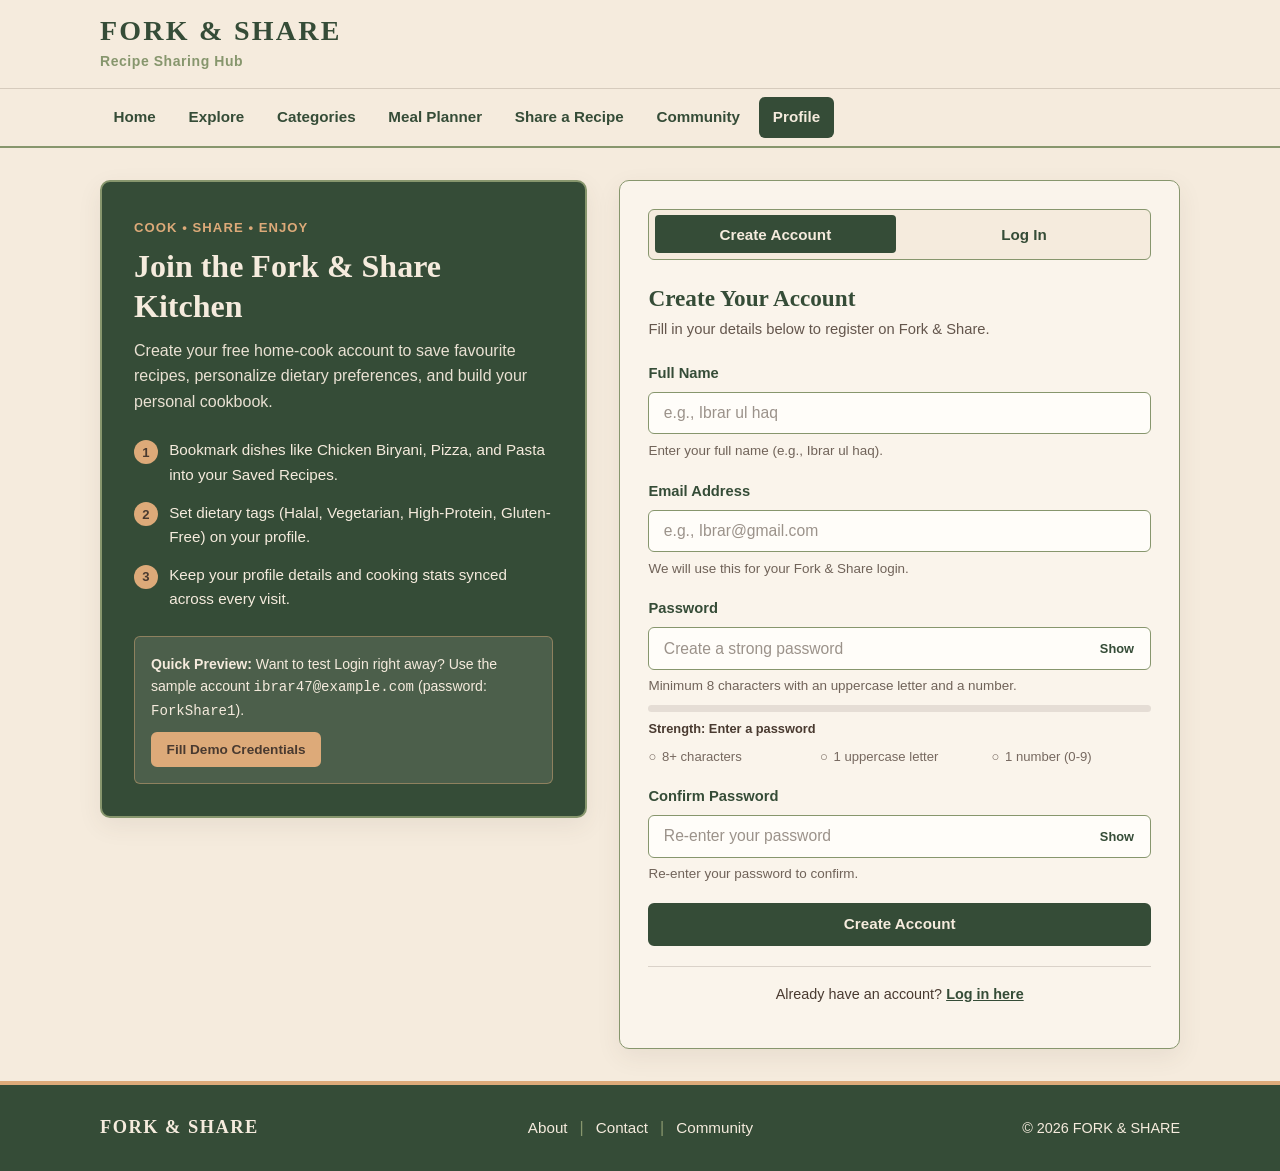
<file: pages/login.html>
<!DOCTYPE html>
<html lang="en">
<head>
  <meta charset="UTF-8">
  <meta name="viewport" content="width=device-width, initial-scale=1.0">
  <title>Sign Up &amp; Login | FORK &amp; SHARE</title>
  <link rel="stylesheet" href="../css/style.css">
  <link rel="stylesheet" href="../css/account.css">
</head>
<body data-account-page="login">
  <!-- Design 1: Brand Header + Design 2: Responsive Primary Navigation -->
  <header class="site-header">
    <div class="container header-inner">
      <a class="brand-logo" href="../index.html">
        <span class="brand-name">FORK &amp; SHARE</span>
        <span class="brand-tagline">Recipe Sharing Hub</span>
      </a>

      <button
        type="button"
        class="nav-toggle"
        data-nav-toggle
        aria-controls="primary-nav"
        aria-expanded="false"
        aria-label="Open navigation menu"
      >
        <span class="hamburger-line" aria-hidden="true"></span>
        <span class="hamburger-line" aria-hidden="true"></span>
        <span class="hamburger-line" aria-hidden="true"></span>
      </button>
    </div>

    <nav class="site-nav" aria-label="Primary Navigation">
      <div class="container">
        <ul id="primary-nav" class="nav-list" data-nav-menu>
          <li><a class="nav-link" href="../index.html">Home</a></li>
          <li><a class="nav-link" href="explore.html">Explore</a></li>
          <li><a class="nav-link" href="categories.html">Categories</a></li>
          <li><a class="nav-link" href="meal-planner.html">Meal Planner</a></li>
          <li><a class="nav-link" href="share-recipe.html">Share a Recipe</a></li>
          <li><a class="nav-link" href="community.html">Community</a></li>
          <li><a class="nav-link is-active" href="profile.html">Profile</a></li>
        </ul>
      </div>
    </nav>
  </header>

  <main class="site-main">
    <div class="container">
      <div id="already-signed-banner" class="status-banner status-banner--info" hidden>
        You are currently signed in as <strong id="already-signed-name"></strong>.
        <a href="profile.html">Go to My Profile</a> or <a href="saved-recipes.html">View Saved Recipes</a>.
      </div>

      <section class="auth-layout" aria-label="Account Authentication">
        <aside class="auth-showcase">
          <span class="auth-showcase-kicker">Cook &bull; Share &bull; Enjoy</span>
          <h1 class="auth-showcase-title">Join the Fork &amp; Share Kitchen</h1>
          <p class="auth-showcase-lead">
            Create your free home-cook account to save favourite recipes, personalize dietary
            preferences, and build your personal cookbook.
          </p>

          <ul class="auth-benefits">
            <li>
              <span class="auth-benefit-icon" aria-hidden="true">1</span>
              <span>Bookmark dishes like Chicken Biryani, Pizza, and Pasta into your Saved Recipes.</span>
            </li>
            <li>
              <span class="auth-benefit-icon" aria-hidden="true">2</span>
              <span>Set dietary tags (Halal, Vegetarian, High-Protein, Gluten-Free) on your profile.</span>
            </li>
            <li>
              <span class="auth-benefit-icon" aria-hidden="true">3</span>
              <span>Keep your profile details and cooking stats synced across every visit.</span>
            </li>
          </ul>

          <div class="auth-demo-box">
            <p>
              <strong>Quick Preview:</strong> Want to test Login right away? Use the sample account
              <code>ibrar47@example.com</code> (password: <code>ForkShare1</code>).
            </p>
            <button type="button" id="fill-demo-login-btn" class="btn btn-secondary btn-sm">
              Fill Demo Credentials
            </button>
          </div>
        </aside>

        <div class="auth-card">
          <div class="auth-tabs" role="tablist" aria-label="Authentication Mode">
            <button
              type="button"
              id="tab-signup"
              class="auth-tab is-active"
              role="tab"
              aria-selected="true"
              aria-controls="panel-signup"
            >
              Create Account
            </button>
            <button
              type="button"
              id="tab-login"
              class="auth-tab"
              role="tab"
              aria-selected="false"
              aria-controls="panel-login"
            >
              Log In
            </button>
          </div>

          <!-- Sign Up Panel -->
          <section id="panel-signup" class="auth-panel" role="tabpanel" aria-labelledby="tab-signup">
            <h2 class="auth-panel-title">Create Your Account</h2>
            <p class="auth-panel-subtitle">Fill in your details below to register on Fork &amp; Share.</p>

            <div id="signup-status-banner" class="status-banner" role="alert" aria-live="polite" hidden></div>

            <form id="signup-form" novalidate>
              <div class="form-group">
                <label class="form-label" for="signup-name">Full Name</label>
                <input
                  id="signup-name"
                  name="fullName"
                  type="text"
                  class="form-input"
                  placeholder="e.g., Ibrar ul haq"
                  autocomplete="name"
                  aria-describedby="signup-name-feedback"
                  required
                >
                <span id="signup-name-feedback" class="field-feedback is-hint">
                  Enter your full name (e.g., Ibrar ul haq).
                </span>
              </div>

              <div class="form-group">
                <label class="form-label" for="signup-email">Email Address</label>
                <input
                  id="signup-email"
                  name="email"
                  type="email"
                  class="form-input"
                  placeholder="e.g., Ibrar@gmail.com"
                  autocomplete="email"
                  aria-describedby="signup-email-feedback"
                  required
                >
                <span id="signup-email-feedback" class="field-feedback is-hint">
                  We will use this for your Fork &amp; Share login.
                </span>
              </div>

              <div class="form-group">
                <label class="form-label" for="signup-password">Password</label>
                <div class="input-wrapper">
                  <input
                    id="signup-password"
                    name="password"
                    type="password"
                    class="form-input form-input--with-action"
                    placeholder="Create a strong password"
                    autocomplete="new-password"
                    aria-describedby="signup-password-feedback"
                    required
                  >
                  <button
                    type="button"
                    class="input-toggle-btn"
                    data-toggle-password="signup-password"
                    aria-label="Show password"
                  >
                    Show
                  </button>
                </div>
                <span id="signup-password-feedback" class="field-feedback is-hint">
                  Minimum 8 characters with an uppercase letter and a number.
                </span>

                <div class="password-strength" aria-live="polite">
                  <div class="strength-bar-track">
                    <div id="strength-bar-fill" class="strength-bar-fill" data-strength="weak"></div>
                  </div>
                  <div id="strength-label" class="strength-label">Strength: Enter a password</div>
                  <ul class="password-rules">
                    <li id="rule-length" class="password-rule">8+ characters</li>
                    <li id="rule-upper" class="password-rule">1 uppercase letter</li>
                    <li id="rule-number" class="password-rule">1 number (0-9)</li>
                  </ul>
                </div>
              </div>

              <div class="form-group">
                <label class="form-label" for="signup-confirm">Confirm Password</label>
                <div class="input-wrapper">
                  <input
                    id="signup-confirm"
                    name="confirmPassword"
                    type="password"
                    class="form-input form-input--with-action"
                    placeholder="Re-enter your password"
                    autocomplete="new-password"
                    aria-describedby="signup-confirm-feedback"
                    required
                  >
                  <button
                    type="button"
                    class="input-toggle-btn"
                    data-toggle-password="signup-confirm"
                    aria-label="Show password"
                  >
                    Show
                  </button>
                </div>
                <span id="signup-confirm-feedback" class="field-feedback is-hint">
                  Re-enter your password to confirm.
                </span>
              </div>

              <button type="submit" class="btn btn-primary btn-block">Create Account</button>
            </form>

            <p class="auth-switch-note">
              Already have an account?
              <button type="button" class="text-link-btn" data-switch-auth="login">Log in here</button>
            </p>
          </section>

          <!-- Login Panel -->
          <section id="panel-login" class="auth-panel" role="tabpanel" aria-labelledby="tab-login" hidden>
            <h2 class="auth-panel-title">Welcome Back</h2>
            <p class="auth-panel-subtitle">Sign in to view your profile and saved recipes.</p>

            <div id="login-status-banner" class="status-banner" role="alert" aria-live="polite" hidden></div>

            <form id="login-form" novalidate>
              <div class="form-group">
                <label class="form-label" for="login-email">Email Address</label>
                <input
                  id="login-email"
                  name="email"
                  type="email"
                  class="form-input"
                  placeholder="Enter your email address"
                  autocomplete="email"
                  aria-describedby="login-email-feedback"
                  required
                >
                <span id="login-email-feedback" class="field-feedback is-hint"></span>
              </div>

              <div class="form-group">
                <label class="form-label" for="login-password">Password</label>
                <div class="input-wrapper">
                  <input
                    id="login-password"
                    name="password"
                    type="password"
                    class="form-input form-input--with-action"
                    placeholder="Enter your password"
                    autocomplete="current-password"
                    aria-describedby="login-password-feedback"
                    required
                  >
                  <button
                    type="button"
                    class="input-toggle-btn"
                    data-toggle-password="login-password"
                    aria-label="Show password"
                  >
                    Show
                  </button>
                </div>
                <span id="login-password-feedback" class="field-feedback is-hint"></span>
              </div>

              <div class="auth-form-row">
                <label class="checkbox-label">
                  <input type="checkbox" id="login-remember" checked>
                  <span>Keep me signed in on this device</span>
                </label>
              </div>

              <button type="submit" class="btn btn-primary btn-block">Log In</button>
            </form>

            <p class="auth-switch-note">
              New to Fork &amp; Share?
              <button type="button" class="text-link-btn" data-switch-auth="signup">Create an account</button>
            </p>
          </section>
        </div>
      </section>
    </div>
  </main>

  <!-- Design 3: Community Footer -->
  <footer class="site-footer">
    <div class="container footer-inner">
      <span class="footer-brand">FORK &amp; SHARE</span>

      <ul class="footer-links" aria-label="Footer Navigation">
        <li><a class="footer-link" href="../index.html#about">About</a></li>
        <li><a class="footer-link" href="../index.html#contact">Contact</a></li>
        <li><a class="footer-link" href="community.html">Community</a></li>
      </ul>

      <p class="footer-copy">&copy; 2026 FORK &amp; SHARE</p>
    </div>
  </footer>

  <script src="../js/shared.js" defer></script>
  <script src="../js/account.js" defer></script>
</body>
</html>
</file>
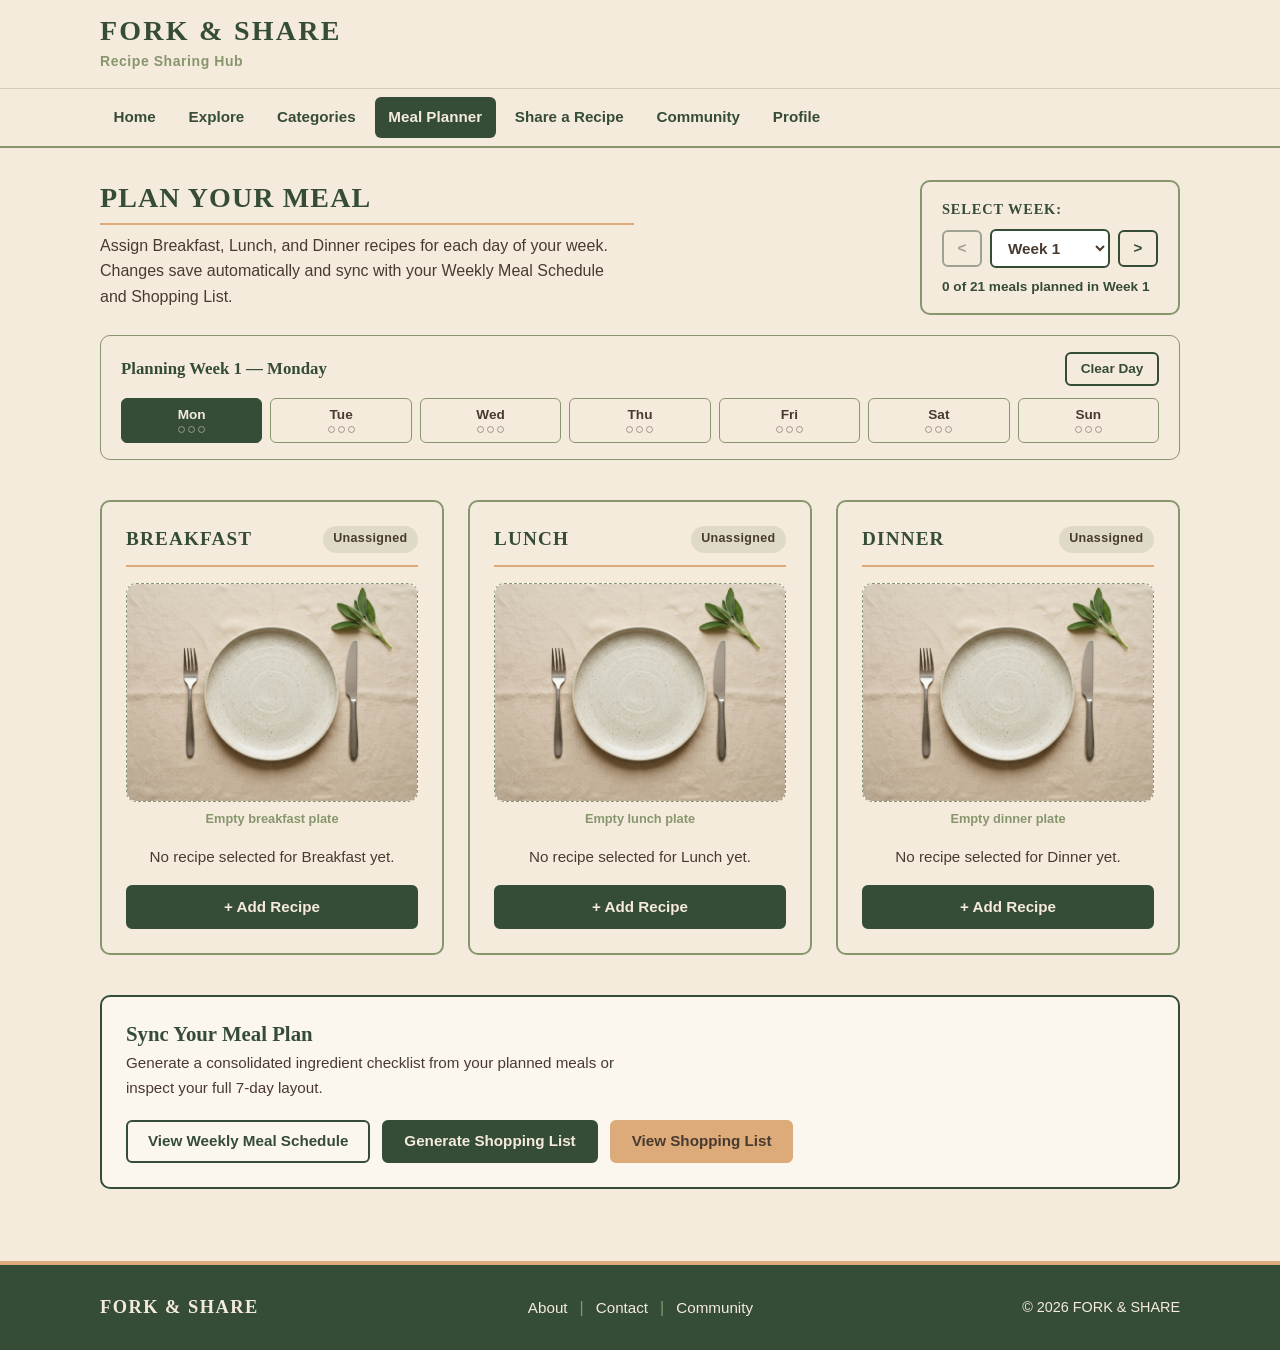
<file: pages/meal-planner.html>
<!DOCTYPE html>
<html lang="en">
<head>
  <meta charset="UTF-8">
  <meta name="viewport" content="width=device-width, initial-scale=1.0">
  <title>Meal Planner | FORK &amp; SHARE</title>
  <!-- Shared Design System Stylesheet -->
  <link rel="stylesheet" href="../css/style.css">
  <!-- Page-Specific Styles for Meal Planner -->
  <link rel="stylesheet" href="../css/meal-planner.css">
</head>
<body>
  <!-- Design 1: Brand Header + Design 2: Responsive Primary Navigation -->
  <header class="site-header">
    <div class="container header-inner">
      <a class="brand-logo" href="../index.html">
        <span class="brand-name">FORK &amp; SHARE</span>
        <span class="brand-tagline">Recipe Sharing Hub</span>
      </a>

      <button
        type="button"
        class="nav-toggle"
        data-nav-toggle
        aria-controls="primary-nav"
        aria-expanded="false"
        aria-label="Open navigation menu"
      >
        <span class="hamburger-line" aria-hidden="true"></span>
        <span class="hamburger-line" aria-hidden="true"></span>
        <span class="hamburger-line" aria-hidden="true"></span>
      </button>
    </div>

    <nav class="site-nav" aria-label="Primary Navigation">
      <div class="container">
        <ul id="primary-nav" class="nav-list" data-nav-menu>
          <li><a class="nav-link" href="../index.html">Home</a></li>
          <li><a class="nav-link" href="explore.html">Explore</a></li>
          <li><a class="nav-link" href="categories.html">Categories</a></li>
          <li><a class="nav-link is-active" href="meal-planner.html" aria-current="page">Meal Planner</a></li>
          <li><a class="nav-link" href="share-recipe.html">Share a Recipe</a></li>
          <li><a class="nav-link" href="community.html">Community</a></li>
          <li><a class="nav-link" href="profile.html">Profile</a></li>
        </ul>
      </div>
    </nav>
  </header>

  <!-- Main Meal Planner Workspace -->
  <main class="site-main">
    <div class="container">
      <!-- Page Header & Week / Day Controls -->
      <section class="section planner-header" aria-labelledby="planner-heading">
        <div class="planner-title-row">
          <div>
            <h1 id="planner-heading" class="section-title planner-heading">PLAN YOUR MEAL</h1>
            <p class="planner-subtitle">
              Assign Breakfast, Lunch, and Dinner recipes for each day of your week. Changes save automatically and sync with your Weekly Meal Schedule and Shopping List.
            </p>
          </div>

          <!-- Week Selector Control: SELECT WEEK: [ < ] Week 1 [ > ] -->
          <div class="week-selector-card card" aria-label="Week Selection">
            <label class="week-selector-label" for="week-select">SELECT WEEK:</label>
            <div class="week-selector-controls">
              <button
                type="button"
                class="btn btn-outline week-nav-btn"
                id="prev-week-btn"
                aria-label="Previous week"
              >
                &lt;
              </button>

              <select id="week-select" class="week-select" aria-label="Choose planning week">
                <option value="week-1">Week 1</option>
                <option value="week-2">Week 2</option>
                <option value="week-3">Week 3</option>
                <option value="week-4">Week 4</option>
              </select>

              <button
                type="button"
                class="btn btn-outline week-nav-btn"
                id="next-week-btn"
                aria-label="Next week"
              >
                &gt;
              </button>
            </div>
            <p class="week-summary-text" id="week-summary-text">0 of 21 meals planned</p>
          </div>
        </div>

        <!-- Day Selector Tabs for the Selected Week -->
        <div class="day-bar card" aria-label="Day of the week selector">
          <div class="day-bar-header">
            <span class="day-bar-title" id="active-day-heading">Planning Day: Monday</span>
            <button
              type="button"
              class="btn btn-outline btn-sm"
              id="clear-day-btn"
            >
              Clear Day
            </button>
          </div>
          <div class="day-tabs" id="day-tabs" role="tablist" aria-label="Days of the week">
            <!-- Populated dynamically by js/meal-planner.js -->
          </div>
        </div>
      </section>

      <!-- Live Status & Sync Feedback Banner -->
      <div
        id="planner-status"
        class="planner-status"
        role="status"
        aria-live="polite"
        hidden
      ></div>

      <!-- Three Core Meal Slots: BREAKFAST, LUNCH, DINNER -->
      <section class="section" aria-labelledby="meal-slots-heading">
        <h2 id="meal-slots-heading" class="sr-only">Daily Meal Slots</h2>

        <div class="meal-slots-grid" id="meal-slots-container">
          <!-- Breakfast Slot -->
          <article class="card meal-slot" data-meal-slot="breakfast" aria-labelledby="slot-heading-breakfast">
            <header class="meal-slot-header">
              <h3 id="slot-heading-breakfast" class="meal-slot-title">BREAKFAST</h3>
              <span class="slot-badge slot-badge--empty" data-slot-badge="breakfast">Unassigned</span>
            </header>

            <div class="meal-slot-body" data-slot-body="breakfast">
              <!-- Populated dynamically by js/meal-planner.js -->
            </div>
          </article>

          <!-- Lunch Slot -->
          <article class="card meal-slot" data-meal-slot="lunch" aria-labelledby="slot-heading-lunch">
            <header class="meal-slot-header">
              <h3 id="slot-heading-lunch" class="meal-slot-title">LUNCH</h3>
              <span class="slot-badge slot-badge--empty" data-slot-badge="lunch">Unassigned</span>
            </header>

            <div class="meal-slot-body" data-slot-body="lunch">
              <!-- Populated dynamically by js/meal-planner.js -->
            </div>
          </article>

          <!-- Dinner Slot -->
          <article class="card meal-slot" data-meal-slot="dinner" aria-labelledby="slot-heading-dinner">
            <header class="meal-slot-header">
              <h3 id="slot-heading-dinner" class="meal-slot-title">DINNER</h3>
              <span class="slot-badge slot-badge--empty" data-slot-badge="dinner">Unassigned</span>
            </header>

            <div class="meal-slot-body" data-slot-body="dinner">
              <!-- Populated dynamically by js/meal-planner.js -->
            </div>
          </article>
        </div>
      </section>

      <!-- Integration Bar: Weekly Meal Schedule & Shopping List -->
      <section class="section integration-bar card" aria-labelledby="integration-heading">
        <div class="integration-info">
          <h2 id="integration-heading" class="integration-title">Sync Your Meal Plan</h2>
          <p class="integration-copy" id="integration-copy">
            Generate a consolidated ingredient checklist from your planned meals or inspect your full 7-day layout.
          </p>
        </div>

        <div class="integration-actions">
          <a class="btn btn-outline" href="weekly-schedule.html">
            View Weekly Meal Schedule
          </a>
          <button type="button" class="btn btn-primary" id="generate-shopping-list-btn">
            Generate Shopping List
          </button>
          <a class="btn btn-secondary" href="shopping-list.html">
            View Shopping List
          </a>
        </div>
      </section>
    </div>
  </main>

  <!-- Accessible Recipe Selection & Custom Meal Modal -->
  <div
    id="recipe-modal"
    class="modal-backdrop"
    role="dialog"
    aria-modal="true"
    aria-labelledby="recipe-modal-title"
    hidden
  >
    <div class="modal-dialog card">
      <div class="modal-header">
        <div>
          <h2 id="recipe-modal-title" class="modal-title">Add Recipe to Breakfast</h2>
          <p class="modal-subtitle" id="recipe-modal-subtitle">
            Choose a recipe from our hub or enter a custom meal below.
          </p>
        </div>
        <button
          type="button"
          class="modal-close-btn"
          id="close-modal-btn"
          aria-label="Close recipe selector"
        >
          &times;
        </button>
      </div>

      <!-- Mode Switcher: Browse Recipes vs Add Custom Meal -->
      <div class="modal-mode-tabs" role="tablist" aria-label="Recipe assignment mode">
        <button
          type="button"
          class="mode-tab is-active"
          id="tab-browse-recipes"
          role="tab"
          aria-selected="true"
          aria-controls="panel-browse-recipes"
        >
          Browse Recipes
        </button>
        <button
          type="button"
          class="mode-tab"
          id="tab-custom-meal"
          role="tab"
          aria-selected="false"
          aria-controls="panel-custom-meal"
        >
          Custom Meal
        </button>
      </div>

      <!-- Panel 1: Browse & Filter Recipe Dataset -->
      <div id="panel-browse-recipes" role="tabpanel" aria-labelledby="tab-browse-recipes">
        <div class="modal-filters">
          <div class="filter-group filter-group--search">
            <label class="filter-label" for="recipe-search-input">Search recipes or ingredients</label>
            <input
              type="search"
              id="recipe-search-input"
              class="form-input"
              placeholder="e.g., oats, salmon, chickpea, avocado..."
              autocomplete="off"
            >
          </div>

          <div class="filter-group">
            <label class="filter-label" for="meal-filter-select">Meal focus</label>
            <select id="meal-filter-select" class="form-input">
              <option value="recommended">Recommended for slot</option>
              <option value="all">All meal types</option>
              <option value="breakfast">Breakfast</option>
              <option value="lunch">Lunch</option>
              <option value="dinner">Dinner</option>
            </select>
          </div>

          <div class="filter-group">
            <label class="filter-label" for="dietary-filter-select">Dietary / Speed</label>
            <select id="dietary-filter-select" class="form-input">
              <option value="all">All recipes</option>
              <option value="Vegetarian">Vegetarian</option>
              <option value="High-Protein">High-Protein</option>
              <option value="Quick">Quick (&le; 20 min)</option>
              <option value="Dairy-Free">Dairy-Free</option>
            </select>
          </div>

          <div class="filter-group filter-group--servings">
            <label class="filter-label" for="modal-servings-input">Servings (1–12)</label>
            <input
              type="number"
              id="modal-servings-input"
              class="form-input"
              min="1"
              max="12"
              value="2"
            >
          </div>
        </div>

        <p
          id="modal-validation-error"
          class="form-error"
          role="alert"
          hidden
        ></p>

        <div id="recipe-picker-list" class="recipe-picker-list">
          <!-- Populated dynamically by js/meal-planner.js -->
        </div>
      </div>

      <!-- Panel 2: Add Custom Meal Form -->
      <div id="panel-custom-meal" role="tabpanel" aria-labelledby="tab-custom-meal" hidden>
        <form id="custom-meal-form" class="custom-meal-form" novalidate>
          <div class="custom-form-grid">
            <div class="filter-group custom-form-full">
              <label class="filter-label" for="custom-meal-title">Meal Name *</label>
              <input
                type="text"
                id="custom-meal-title"
                class="form-input"
                placeholder="e.g., Spiced Lentil &amp; Spinach Bowl"
                maxlength="80"
                required
              >
            </div>

            <div class="filter-group">
              <label class="filter-label" for="custom-meal-servings">Servings (1–12) *</label>
              <input
                type="number"
                id="custom-meal-servings"
                class="form-input"
                min="1"
                max="12"
                value="2"
                required
              >
            </div>

            <div class="filter-group">
              <label class="filter-label" for="custom-meal-time">Total Time (minutes) *</label>
              <input
                type="number"
                id="custom-meal-time"
                class="form-input"
                min="1"
                max="240"
                value="25"
                required
              >
            </div>

            <div class="filter-group custom-form-full">
              <label class="filter-label" for="custom-meal-ingredients">
                Key Ingredients (comma-separated) *
              </label>
              <textarea
                id="custom-meal-ingredients"
                class="form-input form-textarea"
                rows="3"
                placeholder="e.g., Red lentils, Baby spinach, Garlic, Olive oil, Cumin"
                required
              ></textarea>
            </div>
          </div>

          <p
            id="custom-meal-error"
            class="form-error"
            role="alert"
            hidden
          ></p>

          <div class="custom-form-actions">
            <button type="button" class="btn btn-outline" id="cancel-custom-meal-btn">
              Cancel
            </button>
            <button type="submit" class="btn btn-primary">
              Assign Custom Meal
            </button>
          </div>
        </form>
      </div>
    </div>
  </div>

  <!-- Design 3: Community Footer -->
  <footer class="site-footer">
    <div class="container footer-inner">
      <span class="footer-brand">FORK &amp; SHARE</span>

      <ul class="footer-links" aria-label="Footer Navigation">
        <li><a class="footer-link" href="../index.html#about">About</a></li>
        <li><a class="footer-link" href="../index.html#contact">Contact</a></li>
        <li><a class="footer-link" href="community.html">Community</a></li>
      </ul>

      <p class="footer-copy">&copy; 2026 FORK &amp; SHARE</p>
    </div>
  </footer>

  <!-- Shared Navigation Script & Meal Planner Logic -->
  <script src="../js/shared.js" defer></script>
  <script src="../js/meal-planner.js" defer></script>
</body>
</html>
</file>
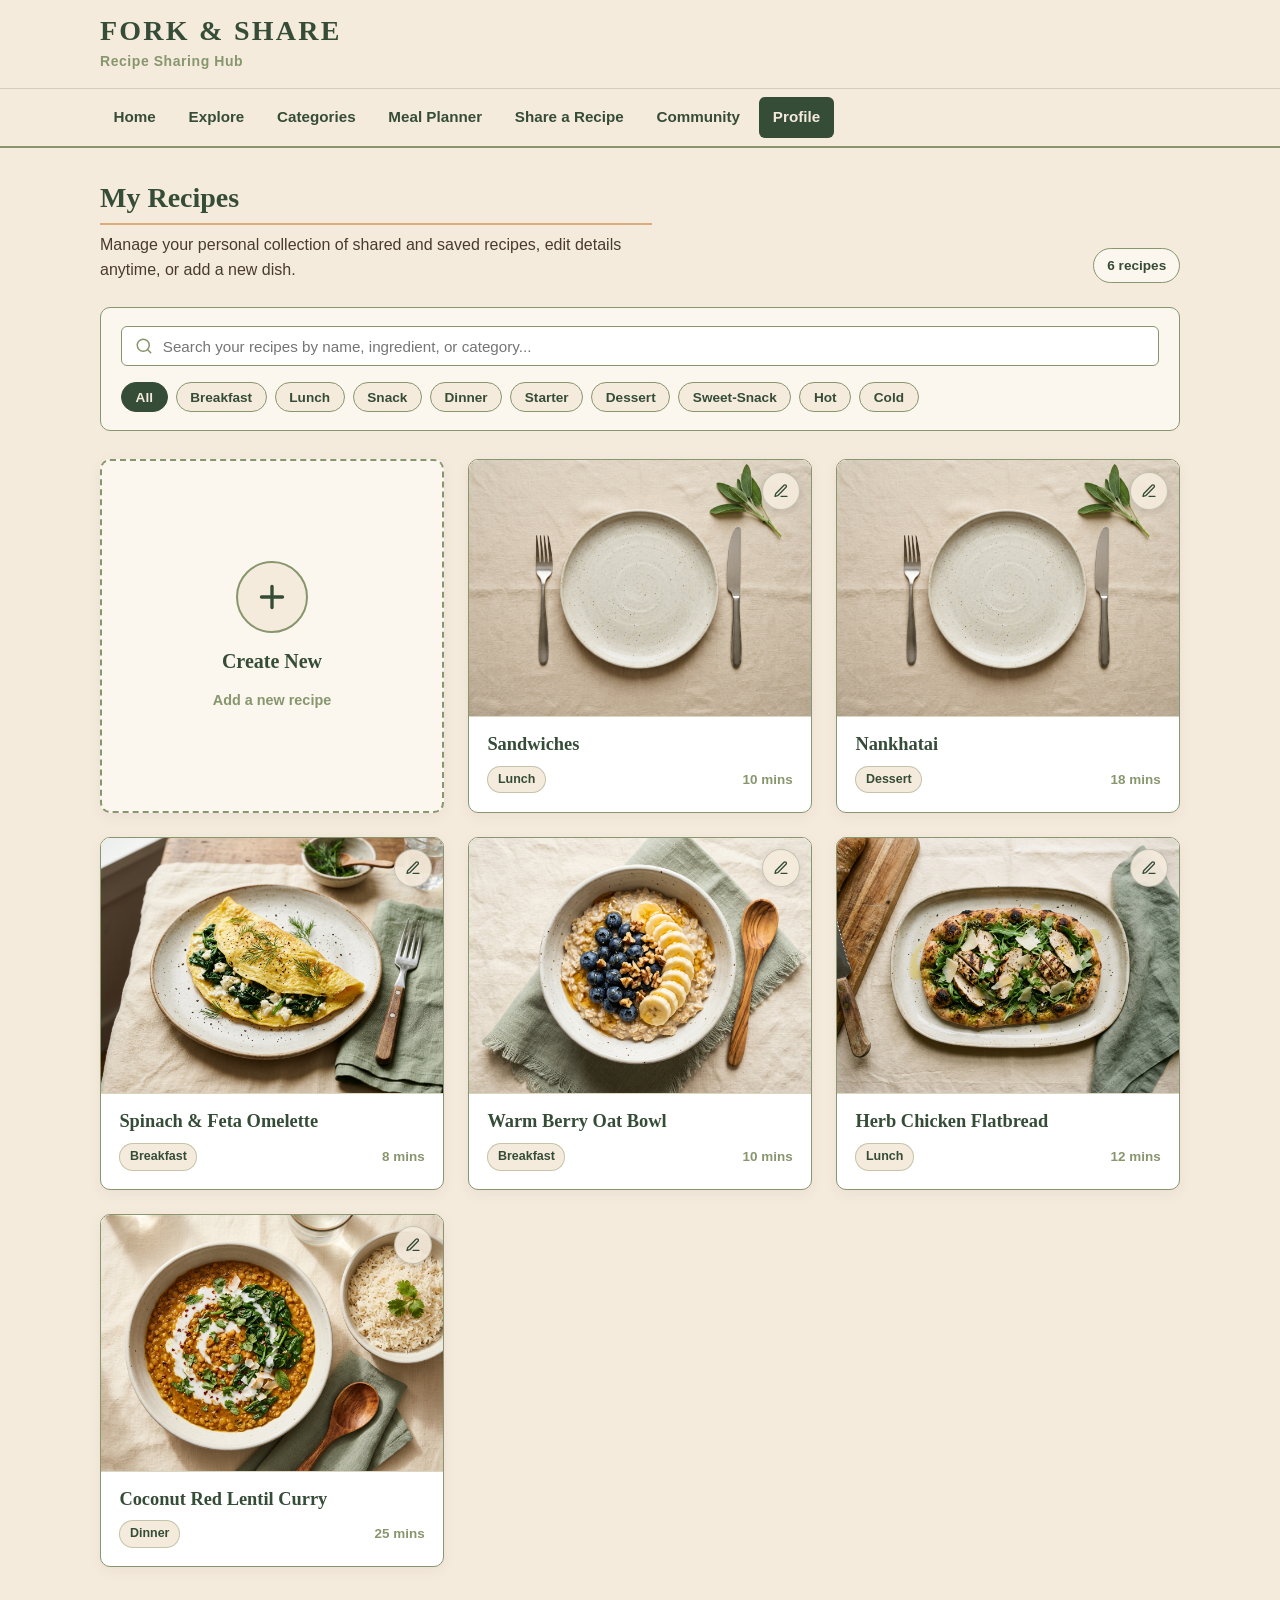
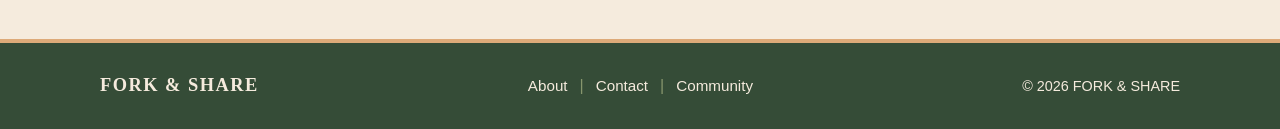
<file: pages/my-recipes.html>
<!DOCTYPE html>
<html lang="en">
<head>
  <meta charset="UTF-8">
  <meta name="viewport" content="width=device-width, initial-scale=1.0">
  <title>My Recipes | FORK &amp; SHARE</title>
  <!-- Shared Design System Stylesheet -->
  <link rel="stylesheet" href="../css/style.css">
  <!-- Page-Specific Styles for My Recipes -->
  <link rel="stylesheet" href="../css/my-recipes.css">
</head>
<body>
  <!-- Design 1: Brand Header + Design 2: Responsive Primary Navigation -->
  <header class="site-header">
    <div class="container header-inner">
      <a class="brand-logo" href="../index.html">
        <span class="brand-name">FORK &amp; SHARE</span>
        <span class="brand-tagline">Recipe Sharing Hub</span>
      </a>

      <button
        type="button"
        class="nav-toggle"
        data-nav-toggle
        aria-controls="primary-nav"
        aria-expanded="false"
        aria-label="Open navigation menu"
      >
        <span class="hamburger-line" aria-hidden="true"></span>
        <span class="hamburger-line" aria-hidden="true"></span>
        <span class="hamburger-line" aria-hidden="true"></span>
      </button>
    </div>

    <nav class="site-nav" aria-label="Primary Navigation">
      <div class="container">
        <ul id="primary-nav" class="nav-list" data-nav-menu>
          <li><a class="nav-link" href="../index.html">Home</a></li>
          <li><a class="nav-link" href="explore.html">Explore</a></li>
          <li><a class="nav-link" href="categories.html">Categories</a></li>
          <li><a class="nav-link" href="meal-planner.html">Meal Planner</a></li>
          <li><a class="nav-link" href="share-recipe.html">Share a Recipe</a></li>
          <li><a class="nav-link" href="community.html">Community</a></li>
          <li><a class="nav-link is-active" href="profile.html" aria-current="page">Profile</a></li>
        </ul>
      </div>
    </nav>
  </header>

  <main class="site-main" id="my-recipes-page" data-search-query="" data-category-filter="All">
    <div class="container">
      <!-- Page Heading & Summary -->
      <section class="section my-recipes-section" aria-labelledby="my-recipes-heading">
        <div class="my-recipes-header">
          <div>
            <h1 id="my-recipes-heading" class="section-title my-recipes-title">My Recipes</h1>
            <p class="my-recipes-subtitle">
              Manage your personal collection of shared and saved recipes, edit details anytime, or add a new dish.
            </p>
          </div>
          <p class="my-recipes-count" id="my-recipes-count" aria-live="polite"></p>
        </div>

        <!--
          Optional In-Body Search & Category Filter Controls:
          Automatically synchronized with URL query params, custom events
          ("forkAndShare:filterChange"), and window.ForkAndShareMyRecipes
          so the shared global header can drive filtering cleanly.
        -->
        <div class="my-recipes-toolbar card" role="region" aria-label="Filter my recipes">
          <div class="my-recipes-search-wrap">
            <label class="sr-only" for="my-recipes-search">Search your recipes</label>
            <svg
              class="my-recipes-search-icon"
              width="18"
              height="18"
              viewBox="0 0 24 24"
              fill="none"
              stroke="currentColor"
              stroke-width="2"
              stroke-linecap="round"
              stroke-linejoin="round"
              aria-hidden="true"
            >
              <circle cx="11" cy="11" r="8"></circle>
              <line x1="21" y1="21" x2="16.65" y2="16.65"></line>
            </svg>
            <input
              type="search"
              id="my-recipes-search"
              class="my-recipes-search-input"
              placeholder="Search your recipes by name, ingredient, or category..."
              autocomplete="off"
            >
          </div>

          <div
            class="my-recipes-categories"
            id="my-recipes-categories"
            role="group"
            aria-label="Filter by recipe category"
          >
            <!-- Category filter chips rendered dynamically by js/my-recipes.js -->
          </div>
        </div>

        <!-- Responsive Recipe Card Grid (3 cols desktop, 2 tablet, 1 mobile) -->
        <div class="my-recipes-grid" id="my-recipes-grid">
          <!-- Pinned First Card: Create New -->
          <a
            href="share-recipe.html"
            class="recipe-card recipe-card--create"
            id="create-new-recipe-card"
            aria-label="Create New — Add a new recipe"
          >
            <span class="create-card__icon" aria-hidden="true">
              <svg
                width="36"
                height="36"
                viewBox="0 0 24 24"
                fill="none"
                stroke="currentColor"
                stroke-width="2.25"
                stroke-linecap="round"
                stroke-linejoin="round"
              >
                <line x1="12" y1="5" x2="12" y2="19"></line>
                <line x1="5" y1="12" x2="19" y2="12"></line>
              </svg>
            </span>
            <span class="create-card__label">Create New</span>
            <span class="create-card__hint">Add a new recipe</span>
          </a>

          <!-- User Recipe Cards & Empty State rendered here by js/my-recipes.js -->
        </div>
      </section>
    </div>
  </main>

  <!-- Design 3: Community Footer -->
  <footer class="site-footer">
    <div class="container footer-inner">
      <span class="footer-brand">FORK &amp; SHARE</span>

      <ul class="footer-links" aria-label="Footer Navigation">
        <li><a class="footer-link" href="../index.html#about">About</a></li>
        <li><a class="footer-link" href="../index.html#contact">Contact</a></li>
        <li><a class="footer-link" href="community.html">Community</a></li>
      </ul>

      <p class="footer-copy">&copy; 2026 FORK &amp; SHARE</p>
    </div>
  </footer>

  <!-- Shared Navigation Script & My Recipes Page Logic -->
  <script src="../js/shared.js" defer></script>
  <script src="../js/my-recipes.js" defer></script>
</body>
</html>
</file>
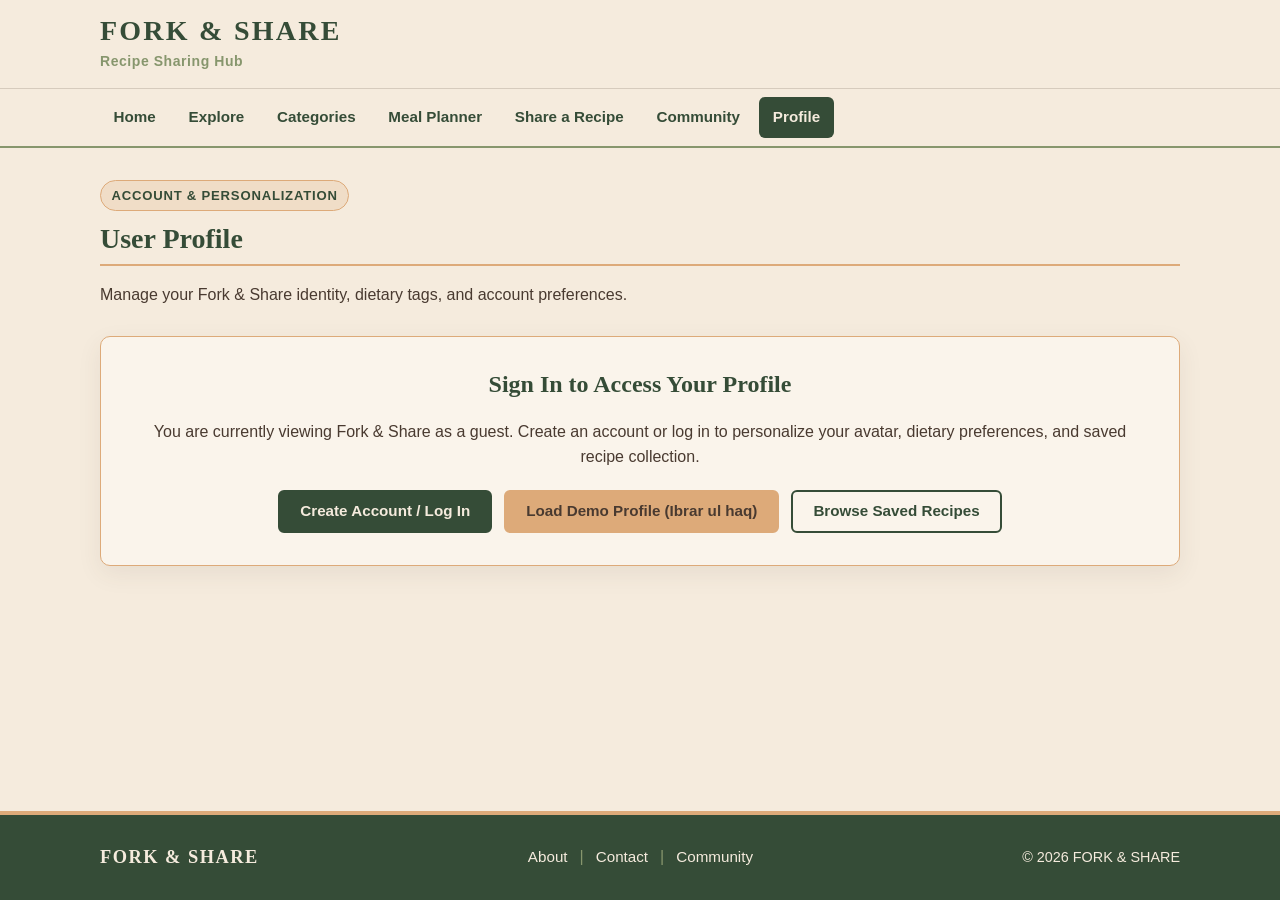
<file: pages/profile.html>
<!DOCTYPE html>
<html lang="en">
<head>
  <meta charset="UTF-8">
  <meta name="viewport" content="width=device-width, initial-scale=1.0">
  <title>My Profile | FORK &amp; SHARE</title>
  <link rel="stylesheet" href="../css/style.css">
  <link rel="stylesheet" href="../css/account.css">
</head>
<body data-account-page="profile">
  <!-- Design 1: Brand Header + Design 2: Responsive Primary Navigation -->
  <header class="site-header">
    <div class="container header-inner">
      <a class="brand-logo" href="../index.html">
        <span class="brand-name">FORK &amp; SHARE</span>
        <span class="brand-tagline">Recipe Sharing Hub</span>
      </a>

      <button
        type="button"
        class="nav-toggle"
        data-nav-toggle
        aria-controls="primary-nav"
        aria-expanded="false"
        aria-label="Open navigation menu"
      >
        <span class="hamburger-line" aria-hidden="true"></span>
        <span class="hamburger-line" aria-hidden="true"></span>
        <span class="hamburger-line" aria-hidden="true"></span>
      </button>
    </div>

    <nav class="site-nav" aria-label="Primary Navigation">
      <div class="container">
        <ul id="primary-nav" class="nav-list" data-nav-menu>
          <li><a class="nav-link" href="../index.html">Home</a></li>
          <li><a class="nav-link" href="explore.html">Explore</a></li>
          <li><a class="nav-link" href="categories.html">Categories</a></li>
          <li><a class="nav-link" href="meal-planner.html">Meal Planner</a></li>
          <li><a class="nav-link" href="share-recipe.html">Share a Recipe</a></li>
          <li><a class="nav-link" href="community.html">Community</a></li>
          <li><a class="nav-link is-active" href="profile.html" aria-current="page">Profile</a></li>
        </ul>
      </div>
    </nav>
  </header>

  <main class="site-main">
    <div class="container">
      <div class="page-intro">
        <span class="page-intro-eyebrow">Account &amp; Personalization</span>
        <h1 class="section-title">User Profile</h1>
        <p>Manage your Fork &amp; Share identity, dietary tags, and account preferences.</p>
      </div>

      <!-- Signed-Out / Guest Fallback -->
      <section id="guest-fallback-card" class="guest-fallback-card" aria-label="Sign in prompt" hidden>
        <h2>Sign In to Access Your Profile</h2>
        <p>
          You are currently viewing Fork &amp; Share as a guest. Create an account or log in to
          personalize your avatar, dietary preferences, and saved recipe collection.
        </p>
        <div class="guest-fallback-actions">
          <a href="login.html" class="btn btn-primary">Create Account / Log In</a>
          <button type="button" id="use-demo-profile-btn" class="btn btn-secondary">
            Load Demo Profile (Ibrar ul haq)
          </button>
          <a href="saved-recipes.html" class="btn btn-outline">Browse Saved Recipes</a>
        </div>
      </section>

      <!-- Authenticated Profile Workspace -->
      <div id="profile-workspace" class="account-shell profile-workspace" hidden>
        <aside class="account-sidebar" aria-label="Account Navigation">
          <h2 class="account-sidebar-title">My Account</h2>
          <ul class="account-nav">
            <li>
              <button
                type="button"
                class="account-nav-item is-active"
                data-profile-tab-trigger="details"
              >
                <span>My Profile</span>
              </button>
            </li>
            <li>
              <a class="account-nav-item" href="saved-recipes.html">
                <span>Saved Recipes</span>
                <span id="sidebar-saved-count" class="account-nav-badge">0</span>
              </a>
            </li>
            <li>
              <button
                type="button"
                class="account-nav-item"
                data-profile-tab-trigger="dietary"
              >
                <span>Dietary Tags</span>
              </button>
            </li>
            <li>
              <button
                type="button"
                class="account-nav-item"
                data-profile-tab-trigger="settings"
              >
                <span>Settings</span>
              </button>
            </li>
            <li>
              <button
                type="button"
                class="account-nav-item account-nav-item--logout"
                data-logout-btn
              >
                <span>Log Out</span>
              </button>
            </li>
          </ul>
        </aside>

        <div class="account-content">
          <!-- User Summary Card -->
          <section class="profile-summary-card" aria-label="Profile Summary">
            <div class="profile-summary-top">
              <div class="profile-identity">
                <div id="profile-avatar-frame" class="avatar-frame" aria-hidden="true"></div>
                <div>
                  <h2 id="profile-summary-name" class="profile-name">Ibrar ul haq</h2>
                  <p id="profile-summary-email" class="profile-email">ibrar47@example.com</p>
                  <div class="profile-meta-row">
                    <span id="profile-summary-member" class="pill-tag pill-tag--peach">
                      Member since 22 Nov, 2026
                    </span>
                    <span id="profile-summary-skill" class="pill-tag">Home Chef</span>
                  </div>
                </div>
              </div>

              <div class="profile-actions">
                <button type="button" class="btn btn-secondary btn-sm" data-open-edit-modal>
                  Edit Profile
                </button>
                <button type="button" class="btn btn-outline btn-sm" data-logout-btn>
                  Log Out
                </button>
              </div>
            </div>

            <p id="profile-summary-bio" class="profile-bio"></p>

            <div id="profile-dietary-tags" class="profile-tags" aria-label="Active dietary tags"></div>

            <div class="profile-stats">
              <a href="saved-recipes.html" class="stat-box">
                <span id="stat-saved-count" class="stat-value">0</span>
                <span class="stat-label">Saved Recipes</span>
              </a>
              <div class="stat-box">
                <span id="stat-submitted-count" class="stat-value">0</span>
                <span class="stat-label">Submitted Recipes</span>
              </div>
              <div class="stat-box">
                <span id="stat-dietary-count" class="stat-value">0</span>
                <span class="stat-label">Dietary Tags</span>
              </div>
            </div>

            <div class="avatar-picker-bar">
              <span class="avatar-picker-label">Choose Avatar:</span>
              <div id="avatar-picker-options" class="avatar-options" role="group" aria-label="Avatar selector"></div>
            </div>
          </section>

          <!-- Interactive Profile Tabs -->
          <section class="profile-tabs-card" aria-label="Profile Management">
            <div class="profile-tab-bar" role="tablist" aria-label="Profile Sections">
              <button
                type="button"
                id="tab-btn-details"
                class="profile-tab-btn is-active"
                role="tab"
                aria-selected="true"
                aria-controls="panel-details"
                data-profile-tab="details"
              >
                Profile Details
              </button>
              <button
                type="button"
                id="tab-btn-dietary"
                class="profile-tab-btn"
                role="tab"
                aria-selected="false"
                aria-controls="panel-dietary"
                data-profile-tab="dietary"
              >
                Dietary Preferences
              </button>
              <button
                type="button"
                id="tab-btn-settings"
                class="profile-tab-btn"
                role="tab"
                aria-selected="false"
                aria-controls="panel-settings"
                data-profile-tab="settings"
              >
                Account Settings
              </button>
            </div>

            <!-- Tab 1: Profile Details -->
            <div
              id="panel-details"
              class="tab-panel"
              role="tabpanel"
              aria-labelledby="tab-btn-details"
              data-profile-panel="details"
            >
              <div class="detail-grid">
                <div class="detail-item">
                  <span class="detail-item-label">Full Name</span>
                  <span id="detail-full-name" class="detail-item-value"></span>
                </div>
                <div class="detail-item">
                  <span class="detail-item-label">Email Address</span>
                  <span id="detail-email" class="detail-item-value"></span>
                </div>
                <div class="detail-item">
                  <span class="detail-item-label">Member Since</span>
                  <span id="detail-member-since" class="detail-item-value"></span>
                </div>
                <div class="detail-item">
                  <span class="detail-item-label">Location</span>
                  <span id="detail-location" class="detail-item-value"></span>
                </div>
                <div class="detail-item">
                  <span class="detail-item-label">Cooking Level</span>
                  <span id="detail-skill" class="detail-item-value"></span>
                </div>
                <div class="detail-item">
                  <span class="detail-item-label">Profile Visibility</span>
                  <span id="detail-visibility" class="detail-item-value"></span>
                </div>
              </div>

              <div class="profile-actions" style="margin-top: 1.25rem;">
                <button type="button" class="btn btn-primary btn-sm" data-open-edit-modal>
                  Edit Profile Details
                </button>
                <a href="saved-recipes.html" class="btn btn-outline btn-sm">Open Saved Recipes</a>
              </div>
            </div>

            <!-- Tab 2: Dietary Preferences -->
            <div
              id="panel-dietary"
              class="tab-panel"
              role="tabpanel"
              aria-labelledby="tab-btn-dietary"
              data-profile-panel="dietary"
              hidden
            >
              <p>
                Select the dietary tags that match your kitchen. Changes are saved automatically and
                shown on your profile summary card.
              </p>
              <div id="dietary-status-banner" class="status-banner" aria-live="polite" hidden></div>
              <div id="dietary-options-grid" class="dietary-grid"></div>
            </div>

            <!-- Tab 3: Account Settings -->
            <div
              id="panel-settings"
              class="tab-panel"
              role="tabpanel"
              aria-labelledby="tab-btn-settings"
              data-profile-panel="settings"
              hidden
            >
              <div class="settings-section">
                <h3>Privacy &amp; Notifications</h3>
                <label class="settings-toggle-row">
                  <span>
                    <strong>Weekly Recipe Digest</strong><br>
                    <small>Receive curated Fork &amp; Share seasonal picks.</small>
                  </span>
                  <input type="checkbox" id="setting-newsletter">
                </label>

                <label class="settings-toggle-row">
                  <span>
                    <strong>Public Community Profile</strong><br>
                    <small>Allow other cooks to see your bio and cooking level.</small>
                  </span>
                  <input type="checkbox" id="setting-public-profile">
                </label>
              </div>

              <div class="settings-section">
                <h3>Update Password</h3>
                <div id="settings-password-banner" class="status-banner" role="alert" aria-live="polite" hidden></div>
                <form id="change-password-form" novalidate>
                  <div class="form-group">
                    <label class="form-label" for="settings-current-password">Current Password</label>
                    <div class="input-wrapper">
                      <input
                        id="settings-current-password"
                        type="password"
                        class="form-input form-input--with-action"
                        placeholder="Enter current password"
                        required
                      >
                      <button
                        type="button"
                        class="input-toggle-btn"
                        data-toggle-password="settings-current-password"
                        aria-label="Show password"
                      >
                        Show
                      </button>
                    </div>
                  </div>

                  <div class="grid grid-2">
                    <div class="form-group">
                      <label class="form-label" for="settings-new-password">New Password</label>
                      <div class="input-wrapper">
                        <input
                          id="settings-new-password"
                          type="password"
                          class="form-input form-input--with-action"
                          placeholder="8+ chars, uppercase &amp; number"
                          required
                        >
                        <button
                          type="button"
                          class="input-toggle-btn"
                          data-toggle-password="settings-new-password"
                          aria-label="Show password"
                        >
                          Show
                        </button>
                      </div>
                    </div>

                    <div class="form-group">
                      <label class="form-label" for="settings-confirm-password">Confirm New Password</label>
                      <div class="input-wrapper">
                        <input
                          id="settings-confirm-password"
                          type="password"
                          class="form-input form-input--with-action"
                          placeholder="Repeat new password"
                          required
                        >
                        <button
                          type="button"
                          class="input-toggle-btn"
                          data-toggle-password="settings-confirm-password"
                          aria-label="Show password"
                        >
                          Show
                        </button>
                      </div>
                    </div>
                  </div>

                  <button type="submit" class="btn btn-primary btn-sm">Update Password</button>
                </form>
              </div>
            </div>
          </section>
        </div>
      </div>
    </div>
  </main>

  <!-- Edit Profile Modal -->
  <div
    id="edit-profile-modal"
    class="modal-backdrop"
    role="dialog"
    aria-modal="true"
    aria-labelledby="edit-modal-title"
    hidden
  >
    <div class="modal-dialog">
      <div class="modal-header">
        <h2 id="edit-modal-title">Edit Profile</h2>
        <button
          type="button"
          class="modal-close-btn"
          data-close-edit-modal
          aria-label="Close edit profile modal"
        >
          &times;
        </button>
      </div>

      <form id="edit-profile-form" novalidate>
        <div class="form-group">
          <label class="form-label" for="edit-full-name">Full Name</label>
          <input id="edit-full-name" type="text" class="form-input" required>
          <span id="edit-name-feedback" class="field-feedback is-hint"></span>
        </div>

        <div class="form-group">
          <label class="form-label" for="edit-email">Email Address</label>
          <input id="edit-email" type="email" class="form-input" required>
          <span id="edit-email-feedback" class="field-feedback is-hint"></span>
        </div>

        <div class="grid grid-2">
          <div class="form-group">
            <label class="form-label" for="edit-location">Location</label>
            <input id="edit-location" type="text" class="form-input" placeholder="e.g., Islamabad, Pakistan">
          </div>

          <div class="form-group">
            <label class="form-label" for="edit-skill">Cooking Level</label>
            <select id="edit-skill" class="form-select">
              <option value="Beginner Cook">Beginner Cook</option>
              <option value="Home Cook">Home Cook</option>
              <option value="Home Chef">Home Chef</option>
              <option value="Pastry Enthusiast">Pastry Enthusiast</option>
            </select>
          </div>
        </div>

        <div class="form-group">
          <label class="form-label" for="edit-bio">Short Bio</label>
          <textarea
            id="edit-bio"
            class="form-textarea"
            maxlength="240"
            placeholder="Share your favourite cuisines and cooking style..."
          ></textarea>
        </div>

        <div class="modal-footer">
          <button type="button" class="btn btn-outline btn-sm" data-close-edit-modal>Cancel</button>
          <button type="submit" class="btn btn-primary btn-sm">Save Changes</button>
        </div>
      </form>
    </div>
  </div>

  <!-- Live Toast Feedback -->
  <div class="toast-region" aria-live="polite">
    <div id="profile-toast" class="toast-banner" hidden>
      <span id="profile-toast-msg"></span>
    </div>
  </div>

  <!-- Design 3: Community Footer -->
  <footer class="site-footer">
    <div class="container footer-inner">
      <span class="footer-brand">FORK &amp; SHARE</span>

      <ul class="footer-links" aria-label="Footer Navigation">
        <li><a class="footer-link" href="../index.html#about">About</a></li>
        <li><a class="footer-link" href="../index.html#contact">Contact</a></li>
        <li><a class="footer-link" href="community.html">Community</a></li>
      </ul>

      <p class="footer-copy">&copy; 2026 FORK &amp; SHARE</p>
    </div>
  </footer>

  <script src="../js/shared.js" defer></script>
  <script src="../js/account.js" defer></script>
</body>
</html>
</file>
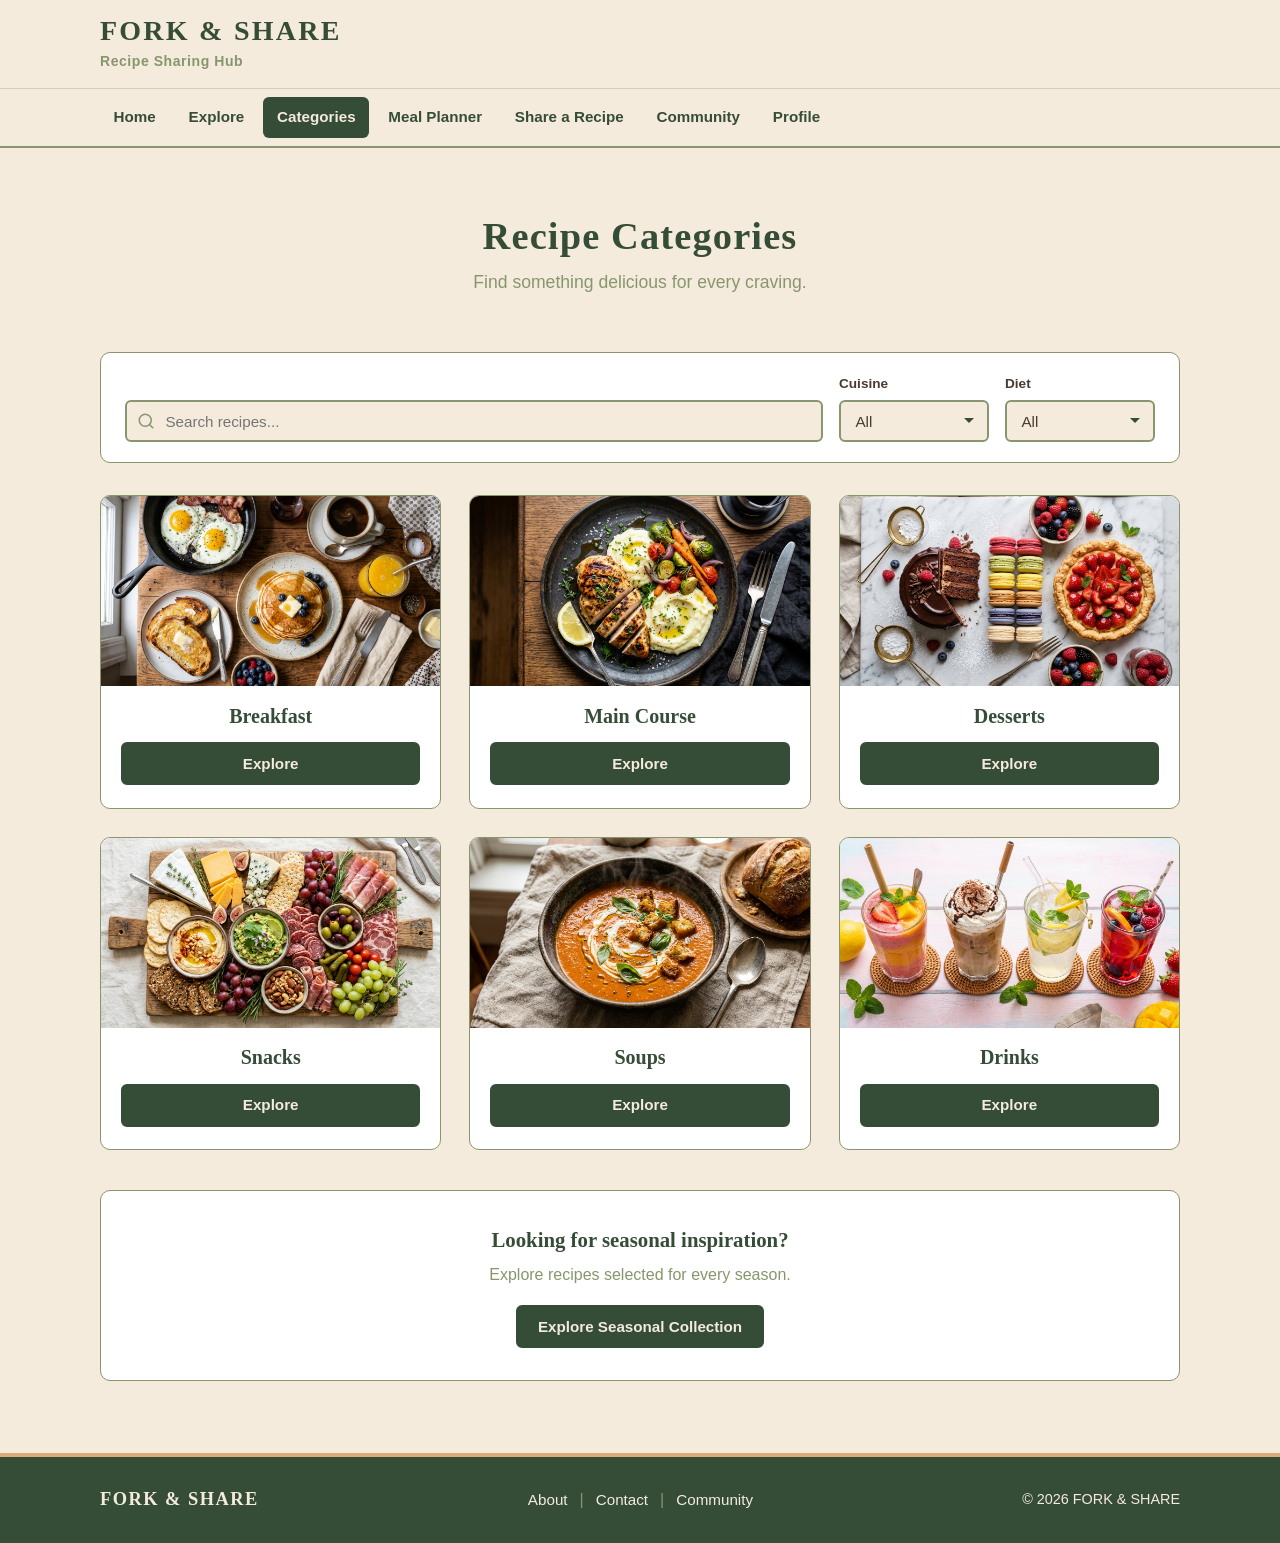
<file: pages/recipe-categories.html>
<!DOCTYPE html>
<html lang="en">
<head>
  <meta charset="UTF-8">
  <meta name="viewport" content="width=device-width, initial-scale=1.0">

  <!-- SEO: Page title shown in the browser tab -->
  <title>Recipe Categories | FORK &amp; SHARE</title>
  <meta name="description" content="Browse all recipe categories on FORK &amp; SHARE — from breakfast and main courses to desserts, snacks, soups and drinks. Find something delicious for every craving.">

  <!-- 1. Shared stylesheet (goes up one level from pages/ to the project root) -->
  <link rel="stylesheet" href="../css/style.css">

  <!-- 2. Page-specific stylesheet for Recipe Categories only -->
  <link rel="stylesheet" href="../css/recipe-categories.css">
</head>
<body>

  <!-- =====================================================================
       SHARED DESIGN 1 + 2: Brand Header & Responsive Primary Navigation
       Copied from the shared design guide template (pages/ version).
       "Categories" link is marked as the active page.
       ===================================================================== -->
  <header class="site-header">
    <div class="container header-inner">

      <!-- Brand logo — clicking it goes back to the home page -->
      <a class="brand-logo" href="../index.html">
        <span class="brand-name">FORK &amp; SHARE</span>
        <span class="brand-tagline">Recipe Sharing Hub</span>
      </a>

      <!-- Mobile hamburger button — controlled by js/shared.js -->
      <button
        type="button"
        class="nav-toggle"
        data-nav-toggle
        aria-controls="primary-nav"
        aria-expanded="false"
        aria-label="Open navigation menu"
      >
        <span class="hamburger-line" aria-hidden="true"></span>
        <span class="hamburger-line" aria-hidden="true"></span>
        <span class="hamburger-line" aria-hidden="true"></span>
      </button>
    </div>

    <!-- Primary navigation — data-nav-menu attribute is required by shared.js -->
    <nav class="site-nav" aria-label="Primary Navigation">
      <div class="container">
        <ul id="primary-nav" class="nav-list" data-nav-menu>
          <li><a class="nav-link" href="../index.html">Home</a></li>
          <li><a class="nav-link" href="explore.html">Explore</a></li>
          <!-- "Categories" is the current page — is-active and aria-current mark it -->
          <li><a class="nav-link is-active" href="recipe-categories.html" aria-current="page">Categories</a></li>
          <li><a class="nav-link" href="meal-planner.html">Meal Planner</a></li>
          <li><a class="nav-link" href="share-recipe.html">Share a Recipe</a></li>
          <li><a class="nav-link" href="community.html">Community</a></li>
          <li><a class="nav-link" href="profile.html">Profile</a></li>
        </ul>
      </div>
    </nav>
  </header>


  <!-- =====================================================================
       MAIN PAGE CONTENT
       ===================================================================== -->
  <main class="site-main">
    <div class="container">

      <!-- ------------------------------------------------------------------
           SECTION A: Page Heading
           Centred heading and subtitle as shown in the prototype.
           ------------------------------------------------------------------ -->
      <section class="section categories-hero">
        <h1 class="categories-heading">Recipe Categories</h1>
        <p class="categories-subtitle">Find something delicious for every craving.</p>
      </section>


      <!-- ------------------------------------------------------------------
           SECTION B: Search Bar and Filters
           Search input + two dropdowns, side by side on desktop.
           ------------------------------------------------------------------ -->
      <section class="section categories-controls" aria-label="Search and filter recipes">

        <!-- Search bar -->
        <div class="control-group">
          <label for="category-search" class="sr-only">Search recipes</label>
          <div class="search-wrapper">
            <!-- Search icon (inline SVG — no external library needed) -->
            <svg class="search-icon" aria-hidden="true" xmlns="http://www.w3.org/2000/svg" viewBox="0 0 24 24" fill="none" stroke="currentColor" stroke-width="2" stroke-linecap="round" stroke-linejoin="round">
              <circle cx="11" cy="11" r="8"></circle>
              <line x1="21" y1="21" x2="16.65" y2="16.65"></line>
            </svg>
            <input
              type="search"
              id="category-search"
              class="search-input"
              placeholder="Search recipes..."
              aria-label="Search recipe categories"
            >
          </div>
        </div>

        <!-- Cuisine filter dropdown -->
        <div class="control-group">
          <label for="cuisine-filter" class="filter-label">Cuisine</label>
          <select id="cuisine-filter" class="filter-select" aria-label="Filter by cuisine">
            <option value="all">All</option>
            <option value="italian">Italian</option>
            <option value="asian">Asian</option>
            <option value="mexican">Mexican</option>
            <option value="american">American</option>
            <option value="mediterranean">Mediterranean</option>
            <option value="indian">Indian</option>
            <option value="pakistani">Pakistani</option>
          </select>
        </div>

        <!-- Diet filter dropdown -->
        <div class="control-group">
          <label for="diet-filter" class="filter-label">Diet</label>
          <select id="diet-filter" class="filter-select" aria-label="Filter by diet">
            <option value="all">All</option>
            <option value="vegetarian">Vegetarian</option>
            <option value="vegan">Vegan</option>
            <option value="gluten-free">Gluten-Free</option>
            <option value="dairy-free">Dairy-Free</option>
            <option value="keto">Keto</option>
            <option value="high-protein">High Protein</option>
          </select>
        </div>

      </section>


      <!-- ------------------------------------------------------------------
           SECTION C: Category Cards Grid
           Six cards, 3 per row on desktop, 2 per row on mobile.
           Cards are generated by recipe-categories.js from the data array.
           The id="categories-grid" is what the JavaScript targets.
           ------------------------------------------------------------------ -->
      <section class="section" aria-label="Recipe category cards">

        <!-- The card grid — JavaScript fills this in -->
        <div id="categories-grid" class="categories-grid">
          <!-- Cards are injected here by recipe-categories.js -->
        </div>

        <!-- Empty state message — shown by JS when no cards match the filters -->
        <div id="no-results" class="no-results" hidden aria-live="polite">
          <span class="no-results-icon" aria-hidden="true">&#127869;</span>
          <p class="no-results-title">No categories found</p>
          <p class="no-results-text">Try a different search term or reset your filters.</p>
          <button type="button" id="reset-filters" class="btn btn-secondary">Reset Filters</button>
        </div>

      </section>


      <!-- ------------------------------------------------------------------
           SECTION D: Seasonal Collection Link
           Small centred prompt linking to the Seasonal Collection page.
           ------------------------------------------------------------------ -->
      <section class="section categories-seasonal-cta" aria-label="Seasonal collection link">
        <p class="seasonal-cta-heading">Looking for seasonal inspiration?</p>
        <p class="seasonal-cta-text">Explore recipes selected for every season.</p>
        <a class="btn btn-primary seasonal-cta-btn" href="seasonal-collection.html">
          Explore Seasonal Collection
        </a>
      </section>

    </div><!-- /.container -->
  </main>


  <!-- =====================================================================
       SHARED DESIGN 3: Community Footer
       Copied from the shared design guide template (pages/ version).
       ===================================================================== -->
  <footer class="site-footer">
    <div class="container footer-inner">
      <span class="footer-brand">FORK &amp; SHARE</span>

      <ul class="footer-links" aria-label="Footer Navigation">
        <!-- Do not create separate About or Contact pages (per shared guide) -->
        <li><a class="footer-link" href="../index.html#about">About</a></li>
        <li><a class="footer-link" href="../index.html#contact">Contact</a></li>
        <li><a class="footer-link" href="community.html">Community</a></li>
      </ul>

      <p class="footer-copy">&copy; 2026 FORK &amp; SHARE</p>
    </div>
  </footer>


  <!-- =====================================================================
       SCRIPTS
       shared.js must come first (handles hamburger nav on all pages).
       recipe-categories.js comes after (handles this page only).
       defer means both scripts run after the HTML is fully loaded.
       ===================================================================== -->
  <script src="../js/shared.js" defer></script>
  <script src="../js/recipe-categories.js" defer></script>

</body>
</html>
</file>
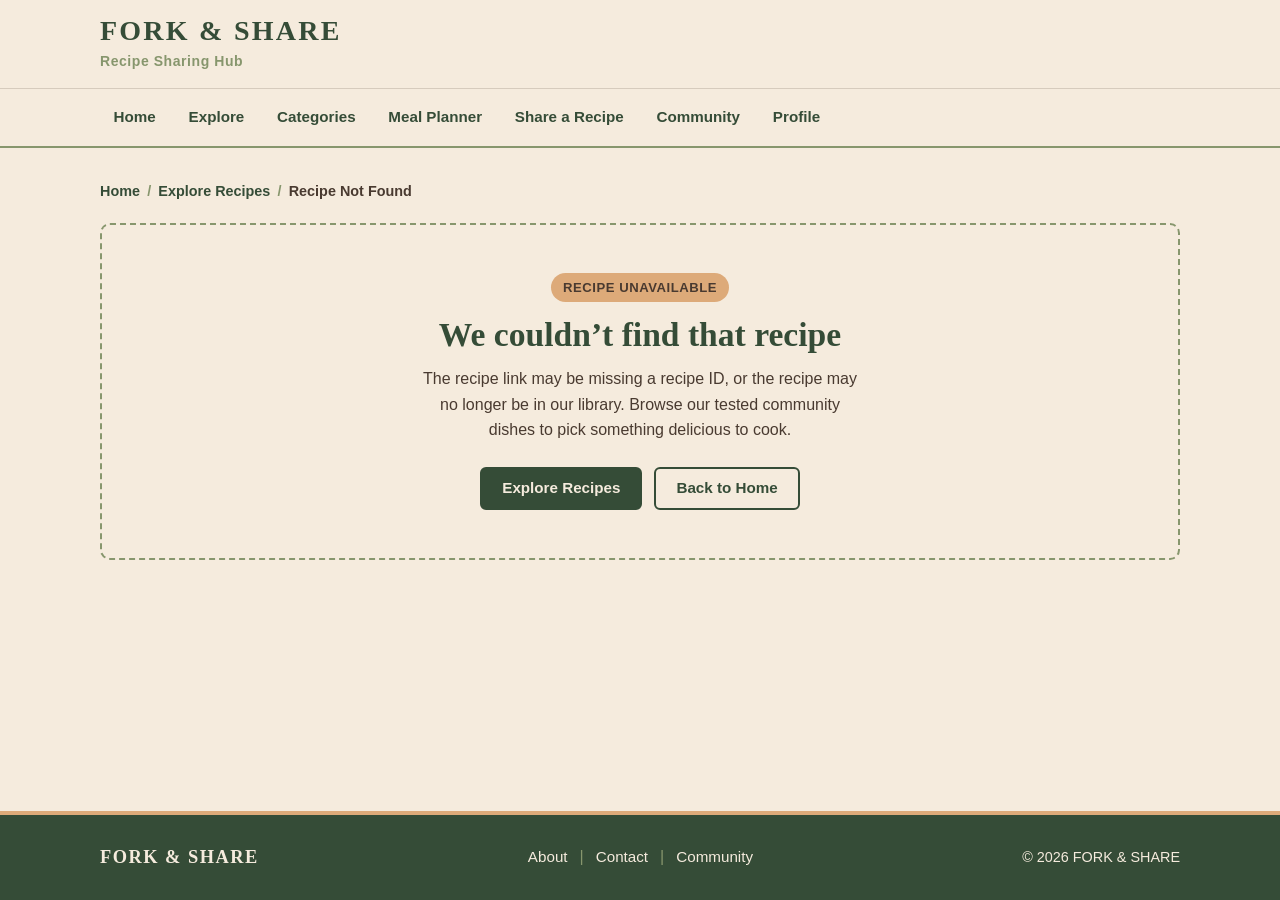
<file: pages/recipe-details.html>
<!DOCTYPE html>
<html lang="en">
<head>
  <meta charset="UTF-8">
  <meta name="viewport" content="width=device-width, initial-scale=1.0">
  <title>Recipe Details | FORK &amp; SHARE</title>
  <link rel="stylesheet" href="../css/style.css">
  <link rel="stylesheet" href="../css/recipe-details.css">
</head>
<body>
  <!-- Design 1: Brand Header + Design 2: Responsive Primary Navigation -->
  <header class="site-header">
    <div class="container header-inner">
      <a class="brand-logo" href="../index.html">
        <span class="brand-name">FORK &amp; SHARE</span>
        <span class="brand-tagline">Recipe Sharing Hub</span>
      </a>

      <button
        type="button"
        class="nav-toggle"
        data-nav-toggle
        aria-controls="primary-nav"
        aria-expanded="false"
        aria-label="Open navigation menu"
      >
        <span class="hamburger-line" aria-hidden="true"></span>
        <span class="hamburger-line" aria-hidden="true"></span>
        <span class="hamburger-line" aria-hidden="true"></span>
      </button>
    </div>

    <nav class="site-nav" aria-label="Primary Navigation">
      <div class="container">
        <ul id="primary-nav" class="nav-list" data-nav-menu>
          <li><a class="nav-link" href="../index.html">Home</a></li>
          <li><a class="nav-link" href="explore.html">Explore</a></li>
          <li><a class="nav-link" href="categories.html">Categories</a></li>
          <li><a class="nav-link" href="meal-planner.html">Meal Planner</a></li>
          <li><a class="nav-link" href="share-recipe.html">Share a Recipe</a></li>
          <li><a class="nav-link" href="community.html">Community</a></li>
          <li><a class="nav-link" href="profile.html">Profile</a></li>
        </ul>
      </div>
    </nav>
  </header>

  <main class="site-main">
    <div class="container">
      <nav class="breadcrumb" aria-label="Breadcrumb">
        <ol class="breadcrumb-list">
          <li><a href="../index.html">Home</a></li>
          <li><a href="explore.html">Explore Recipes</a></li>
          <li aria-current="page"><span id="breadcrumb-current">Recipe Details</span></li>
        </ol>
      </nav>

      <!-- Valid Recipe Details View -->
      <article id="recipe-detail-view" class="recipe-detail-view" hidden>
        <section class="section card recipe-hero-card" aria-labelledby="recipe-title">
          <figure id="recipe-media" class="recipe-media-frame banner-sage">
            <span id="recipe-time-badge" class="recipe-time-badge"></span>
          </figure>

          <div class="recipe-hero-info">
            <p id="recipe-category" class="recipe-eyebrow"></p>
            <h1 id="recipe-title" class="recipe-detail-title"></h1>
            <p id="recipe-description" class="recipe-detail-description"></p>
            <p id="recipe-author" class="recipe-detail-author"></p>

            <dl class="recipe-meta-grid" aria-label="Recipe timing and servings">
              <div class="meta-box">
                <dt class="meta-label">Prep Time</dt>
                <dd id="recipe-prep-time" class="meta-value"></dd>
              </div>
              <div class="meta-box">
                <dt class="meta-label">Cook Time</dt>
                <dd id="recipe-cook-time" class="meta-value"></dd>
              </div>
              <div class="meta-box">
                <dt class="meta-label">Servings</dt>
                <dd id="recipe-servings" class="meta-value"></dd>
              </div>
              <div class="meta-box">
                <dt class="meta-label">Difficulty</dt>
                <dd id="recipe-difficulty" class="meta-value"></dd>
              </div>
            </dl>

            <div class="recipe-actions">
              <button
                type="button"
                id="save-recipe-btn"
                class="btn btn-primary save-detail-btn"
                aria-pressed="false"
              >
                Save Recipe
              </button>
              <a class="btn btn-outline" href="explore.html">&larr; Back to Explore Recipes</a>
            </div>
            <p id="save-status-msg" class="save-status-msg" aria-live="polite"></p>
          </div>
        </section>

        <section class="section recipe-content-grid" aria-label="Ingredients and instructions">
          <section class="card recipe-section-card" aria-labelledby="ingredients-heading">
            <div class="section-heading-wrap">
              <h2 id="ingredients-heading" class="section-title">Ingredients</h2>
              <p class="section-helper-note">Check off ingredients as you prep.</p>
            </div>
            <ul id="recipe-ingredients-list" class="ingredients-list"></ul>
          </section>

          <section class="card recipe-section-card" aria-labelledby="steps-heading">
            <div class="section-heading-wrap">
              <h2 id="steps-heading" class="section-title">Cooking Instructions</h2>
              <p id="steps-count-note" class="section-helper-note"></p>
            </div>
            <ol id="recipe-steps-list" class="steps-list"></ol>
          </section>
        </section>

        <section class="section card recipe-tags-card" aria-labelledby="tags-heading">
          <h2 id="tags-heading" class="tags-heading">Related Keywords</h2>
          <div id="recipe-tags-list" class="recipe-tags-list"></div>
        </section>
      </article>

      <!-- Missing or Invalid Recipe ID View -->
      <section
        id="recipe-not-found"
        class="section card not-found-card"
        aria-labelledby="not-found-heading"
        hidden
      >
        <p class="not-found-eyebrow">Recipe Unavailable</p>
        <h1 id="not-found-heading" class="not-found-title">We couldn&rsquo;t find that recipe</h1>
        <p class="not-found-text">
          The recipe link may be missing a recipe ID, or the recipe may no longer be in our library.
          Browse our tested community dishes to pick something delicious to cook.
        </p>
        <div class="not-found-actions">
          <a class="btn btn-primary" href="explore.html">Explore Recipes</a>
          <a class="btn btn-outline" href="../index.html">Back to Home</a>
        </div>
      </section>

      <noscript>
        <section class="section card not-found-card">
          <h1 class="not-found-title">JavaScript Required</h1>
          <p class="not-found-text">
            Please enable JavaScript to load recipe ingredients, instructions, and bookmarking.
          </p>
          <a class="btn btn-primary" href="explore.html">Explore Recipes</a>
        </section>
      </noscript>
    </div>
  </main>

  <!-- Design 3: Community Footer -->
  <footer class="site-footer">
    <div class="container footer-inner">
      <span class="footer-brand">FORK &amp; SHARE</span>

      <ul class="footer-links" aria-label="Footer Navigation">
        <!-- Do not create separate About or Contact pages -->
        <li><a class="footer-link" href="../index.html#about">About</a></li>
        <li><a class="footer-link" href="../index.html#contact">Contact</a></li>
        <li><a class="footer-link" href="community.html">Community</a></li>
      </ul>

      <p class="footer-copy">&copy; 2026 FORK &amp; SHARE</p>
    </div>
  </footer>

  <script src="../js/shared.js" defer></script>
  <script src="../js/recipe-details.js" defer></script>
</body>
</html>
</file>
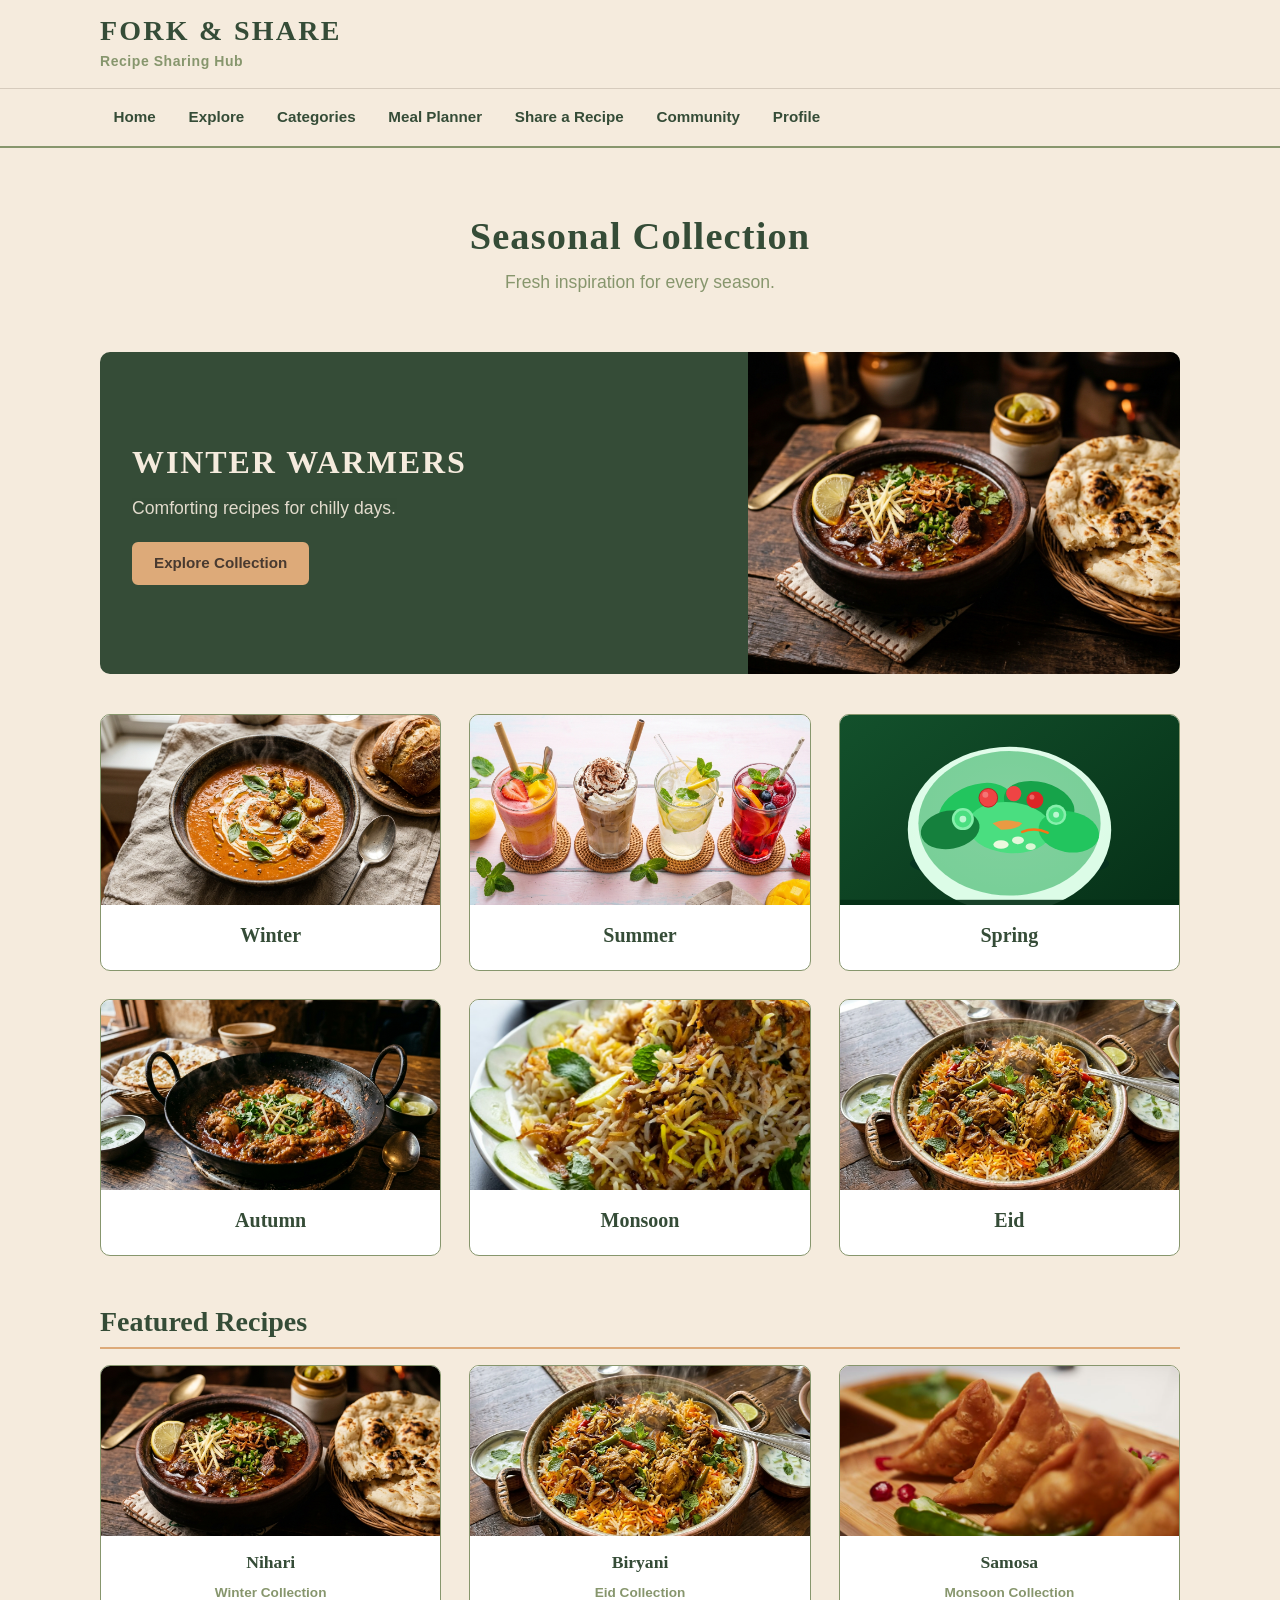
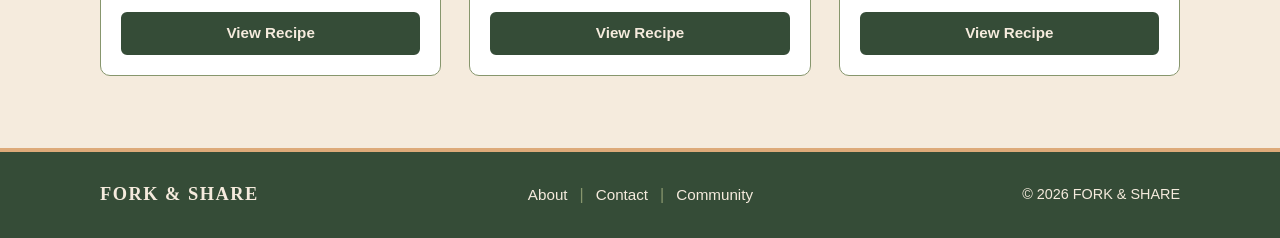
<file: pages/seasonal-collection.html>
<!DOCTYPE html>
<html lang="en">
<head>
  <meta charset="UTF-8">
  <meta name="viewport" content="width=device-width, initial-scale=1.0">

  <!-- SEO: Page title shown in the browser tab -->
  <title>Seasonal Collection | FORK &amp; SHARE</title>
  <meta name="description" content="Explore seasonal recipe collections on FORK &amp; SHARE — from winter warmers to summer refreshers, spring delights, autumn comfort, monsoon treats, and Eid feasts.">

  <!-- 1. Shared stylesheet (goes up one level from pages/ to the project root) -->
  <link rel="stylesheet" href="../css/style.css">

  <!-- 2. Page-specific stylesheet for Seasonal Collection only -->
  <link rel="stylesheet" href="../css/seasonal-collection.css">
</head>
<body>

  <!-- =====================================================================
       SHARED DESIGN 1 + 2: Brand Header & Responsive Primary Navigation
       Copied from the shared design guide template (pages/ version).
       No navigation link is marked active as Seasonal Collection is not
       one of the seven primary menu items.
       ===================================================================== -->
  <header class="site-header">
    <div class="container header-inner">

      <!-- Brand logo — clicking it goes back to the home page -->
      <a class="brand-logo" href="../index.html">
        <span class="brand-name">FORK &amp; SHARE</span>
        <span class="brand-tagline">Recipe Sharing Hub</span>
      </a>

      <!-- Mobile hamburger button — controlled by js/shared.js -->
      <button
        type="button"
        class="nav-toggle"
        data-nav-toggle
        aria-controls="primary-nav"
        aria-expanded="false"
        aria-label="Open navigation menu"
      >
        <span class="hamburger-line" aria-hidden="true"></span>
        <span class="hamburger-line" aria-hidden="true"></span>
        <span class="hamburger-line" aria-hidden="true"></span>
      </button>
    </div>

    <!-- Primary navigation — data-nav-menu attribute is required by shared.js -->
    <nav class="site-nav" aria-label="Primary Navigation">
      <div class="container">
        <ul id="primary-nav" class="nav-list" data-nav-menu>
          <li><a class="nav-link" href="../index.html">Home</a></li>
          <li><a class="nav-link" href="explore.html">Explore</a></li>
          <li><a class="nav-link" href="recipe-categories.html">Categories</a></li>
          <li><a class="nav-link" href="meal-planner.html">Meal Planner</a></li>
          <li><a class="nav-link" href="share-recipe.html">Share a Recipe</a></li>
          <li><a class="nav-link" href="community.html">Community</a></li>
          <li><a class="nav-link" href="profile.html">Profile</a></li>
        </ul>
      </div>
    </nav>
  </header>


  <!-- =====================================================================
       MAIN PAGE CONTENT
       ===================================================================== -->
  <main class="site-main">
    <div class="container">

      <!-- ------------------------------------------------------------------
           SECTION A: Page Heading
           Centred heading and subtitle as shown in the prototype.
           ------------------------------------------------------------------ -->
      <section class="section seasonal-hero">
        <h1 class="seasonal-heading">Seasonal Collection</h1>
        <p class="seasonal-subtitle">Fresh inspiration for every season.</p>
      </section>


      <!-- ------------------------------------------------------------------
           SECTION B: Winter Warmers Feature Banner
           Wide banner with text+button on left, image on right.
           ------------------------------------------------------------------ -->
      <section class="section seasonal-banner" aria-label="Winter Warmers featured collection">
        <div class="banner-content">
          <h2 class="banner-title">WINTER WARMERS</h2>
          <p class="banner-description">Comforting recipes for chilly days.</p>
          <button type="button" class="btn btn-primary banner-btn" id="explore-winter-warmers">
            Explore Collection
          </button>
        </div>
        <div class="banner-image-wrapper">
          <img
            class="banner-image"
            src="../images/cat-nihari.jpg"
            alt="A steaming bowl of nihari — the perfect winter warmer"
            loading="lazy"
          >
        </div>
      </section>


      <!-- ------------------------------------------------------------------
           SECTION C: Six Seasonal Collection Cards
           3 per row on desktop, stacked on mobile.
           Cards are generated by seasonal-collection.js from the data array.
           ------------------------------------------------------------------ -->
      <section class="section" aria-label="Seasonal collection cards">
        <div id="seasonal-grid" class="seasonal-grid">
          <!-- Cards are injected here by seasonal-collection.js -->
        </div>
      </section>


      <!-- ------------------------------------------------------------------
           SECTION D: Featured Recipes
           Heading placed below the six cards, as in the prototype.
           ------------------------------------------------------------------ -->
      <section class="section seasonal-featured" aria-label="Featured recipes">
        <h2 class="section-title">Featured Recipes</h2>
        <div id="featured-recipes" class="featured-recipes-grid">
          <!-- Featured recipe cards are injected here by seasonal-collection.js -->
        </div>
      </section>

    </div><!-- /.container -->
  </main>


  <!-- =====================================================================
       SHARED DESIGN 3: Community Footer
       Copied from the shared design guide template (pages/ version).
       ===================================================================== -->
  <footer class="site-footer">
    <div class="container footer-inner">
      <span class="footer-brand">FORK &amp; SHARE</span>

      <ul class="footer-links" aria-label="Footer Navigation">
        <!-- Do not create separate About or Contact pages (per shared guide) -->
        <li><a class="footer-link" href="../index.html#about">About</a></li>
        <li><a class="footer-link" href="../index.html#contact">Contact</a></li>
        <li><a class="footer-link" href="community.html">Community</a></li>
      </ul>

      <p class="footer-copy">&copy; 2026 FORK &amp; SHARE</p>
    </div>
  </footer>


  <!-- =====================================================================
       SCRIPTS
       shared.js must come first (handles hamburger nav on all pages).
       seasonal-collection.js comes after (handles this page only).
       defer means both scripts run after the HTML is fully loaded.
       ===================================================================== -->
  <script src="../js/shared.js" defer></script>
  <script src="../js/seasonal-collection.js" defer></script>

</body>
</html>
</file>
<file: css/style.css>
/* ==========================================================================
   FORK & SHARE — Shared Stylesheet
   Common foundation for all pages in the Recipe Sharing Hub.
   ========================================================================== */

/* --------------------------------------------------------------------------
   1. Colour Palette & Design Tokens
   -------------------------------------------------------------------------- */
:root {
  /* Agreed Project Colour Palette */
  --cream: #F5EBDD;
  --forest-green: #354C37;
  --sage-green: #87966D;
  --warm-peach: #DDAA79;
  --dark-brown: #493A30;

  /* Common Typography & Layout Tokens */
  --font-heading: Georgia, "Times New Roman", serif;
  --font-body: "Segoe UI", Tahoma, Geneva, Verdana, sans-serif;
  --container-width: 1120px;
  --radius-sm: 6px;
  --radius-md: 10px;
  --border-subtle: rgba(73, 58, 48, 0.18);
  --transition-fast: 0.2s ease;
}

/* --------------------------------------------------------------------------
   2. Base Reset, Fonts & Page Background
   -------------------------------------------------------------------------- */
*,
*::before,
*::after {
  box-sizing: border-box;
}

html {
  scroll-behavior: smooth;
}

body {
  margin: 0;
  min-height: 100vh;
  display: flex;
  flex-direction: column;
  background-color: var(--cream);
  color: var(--dark-brown);
  font-family: var(--font-body);
  font-size: 1rem;
  line-height: 1.6;
}

img {
  max-width: 100%;
  height: auto;
  display: block;
}

h1,
h2,
h3,
h4,
h5,
h6 {
  margin-top: 0;
  font-family: var(--font-heading);
  color: var(--forest-green);
  line-height: 1.25;
}

p {
  margin-top: 0;
}

/* --------------------------------------------------------------------------
   3. Keyboard Focus Styles (:focus-visible)
   Ensures clear, accessible keyboard navigation across all interactive items.
   -------------------------------------------------------------------------- */
:focus-visible {
  outline: 3px solid var(--forest-green);
  outline-offset: 2px;
}

/* High-contrast focus ring when inside dark forest-green containers */
.site-footer :focus-visible,
.btn-primary :focus-visible {
  outline: 3px solid var(--warm-peach);
  outline-offset: 2px;
}

/* --------------------------------------------------------------------------
   4. Common Layout & Spacing Utilities
   -------------------------------------------------------------------------- */
.container {
  width: 100%;
  max-width: var(--container-width);
  margin-inline: auto;
  padding-inline: 1.25rem;
}

/* Main page wrapper grows to keep the Community Footer at the bottom */
.site-main {
  flex: 1;
  padding-block: 2rem;
}

.section {
  margin-bottom: 2.5rem;
}

.section-title {
  font-size: 1.75rem;
  margin-bottom: 1rem;
  padding-bottom: 0.5rem;
  border-bottom: 2px solid var(--warm-peach);
}

/* Reusable content surface card */
.card {
  background-color: var(--cream);
  border: 1px solid var(--sage-green);
  border-radius: var(--radius-md);
  padding: 1.5rem;
}

/* Simple responsive grids for page sections */
.grid {
  display: grid;
  gap: 1.5rem;
}

.grid-2 {
  grid-template-columns: repeat(auto-fit, minmax(280px, 1fr));
}

.grid-3 {
  grid-template-columns: repeat(auto-fit, minmax(240px, 1fr));
}

/* Screen-reader only helper text */
.sr-only {
  position: absolute;
  width: 1px;
  height: 1px;
  padding: 0;
  margin: -1px;
  overflow: hidden;
  clip: rect(0, 0, 0, 0);
  white-space: nowrap;
  border: 0;
}

/* --------------------------------------------------------------------------
   5. Common Links & Buttons
   -------------------------------------------------------------------------- */
a {
  color: var(--forest-green);
  text-decoration-thickness: 1.5px;
  text-underline-offset: 3px;
  transition: color var(--transition-fast);
}

a:hover {
  color: var(--dark-brown);
}

.btn {
  display: inline-flex;
  align-items: center;
  justify-content: center;
  gap: 0.5rem;
  padding: 0.65rem 1.25rem;
  border: 2px solid transparent;
  border-radius: var(--radius-sm);
  font-family: var(--font-body);
  font-size: 0.95rem;
  font-weight: 600;
  line-height: 1.2;
  text-decoration: none;
  cursor: pointer;
  transition:
    background-color var(--transition-fast),
    color var(--transition-fast),
    border-color var(--transition-fast);
}

.btn-primary {
  background-color: var(--forest-green);
  color: var(--cream);
  border-color: var(--forest-green);
}

.btn-primary:hover {
  background-color: var(--dark-brown);
  border-color: var(--dark-brown);
  color: var(--cream);
}

.btn-secondary {
  background-color: var(--warm-peach);
  color: var(--dark-brown);
  border-color: var(--warm-peach);
}

.btn-secondary:hover {
  background-color: var(--sage-green);
  border-color: var(--sage-green);
  color: var(--cream);
}

.btn-outline {
  background-color: transparent;
  color: var(--forest-green);
  border-color: var(--forest-green);
}

.btn-outline:hover {
  background-color: var(--forest-green);
  color: var(--cream);
}

/* --------------------------------------------------------------------------
   6. Design 1: Brand Header
   Cream background (#F5EBDD) with Forest Green (#354C37) text-based branding.
   -------------------------------------------------------------------------- */
.site-header {
  background-color: var(--cream);
  color: var(--forest-green);
  border-bottom: 2px solid var(--sage-green);
}

.header-inner {
  display: flex;
  align-items: center;
  justify-content: space-between;
  gap: 1rem;
  padding-block: 1rem;
}

/* Simple text-based brand logo */
.brand-logo {
  display: inline-flex;
  flex-direction: column;
  text-decoration: none;
  color: var(--forest-green);
}

.brand-logo:hover {
  color: var(--forest-green);
}

.brand-name {
  font-family: var(--font-heading);
  font-size: 1.75rem;
  font-weight: 700;
  letter-spacing: 0.08em;
  text-transform: uppercase;
  color: var(--forest-green);
  line-height: 1.1;
}

.brand-tagline {
  font-family: var(--font-body);
  font-size: 0.875rem;
  font-weight: 600;
  letter-spacing: 0.04em;
  color: var(--sage-green);
  margin-top: 0.2rem;
}

/* --------------------------------------------------------------------------
   7. Design 2: Responsive Primary Navigation
   Desktop: horizontal navigation bar.
   Mobile: collapsible hamburger menu controlled by js/shared.js.
   -------------------------------------------------------------------------- */
.site-nav {
  background-color: var(--cream);
  border-top: 1px solid var(--border-subtle);
}

/* Hamburger button (hidden on desktop, shown on mobile) */
.nav-toggle {
  display: none;
  align-items: center;
  justify-content: center;
  flex-direction: column;
  gap: 5px;
  width: 44px;
  height: 44px;
  padding: 0.5rem;
  background-color: transparent;
  border: 2px solid var(--forest-green);
  border-radius: var(--radius-sm);
  cursor: pointer;
  transition: background-color var(--transition-fast);
}

.nav-toggle:hover {
  background-color: var(--warm-peach);
}

.hamburger-line {
  display: block;
  width: 22px;
  height: 2.5px;
  background-color: var(--forest-green);
  border-radius: 2px;
  transition: transform var(--transition-fast), opacity var(--transition-fast);
}

/* Animate hamburger lines into an X when menu is open */
.nav-toggle.is-open .hamburger-line:nth-child(1) {
  transform: translateY(7.5px) rotate(45deg);
}

.nav-toggle.is-open .hamburger-line:nth-child(2) {
  opacity: 0;
}

.nav-toggle.is-open .hamburger-line:nth-child(3) {
  transform: translateY(-7.5px) rotate(-45deg);
}

.nav-list {
  list-style: none;
  margin: 0;
  padding: 0.5rem 0;
  display: flex;
  flex-wrap: wrap;
  align-items: center;
  gap: 0.35rem;
}

.nav-link {
  display: inline-block;
  padding: 0.5rem 0.85rem;
  border-radius: var(--radius-sm);
  font-size: 0.95rem;
  font-weight: 600;
  color: var(--forest-green);
  text-decoration: none;
  transition:
    background-color var(--transition-fast),
    color var(--transition-fast);
}

.nav-link:hover {
  background-color: var(--warm-peach);
  color: var(--dark-brown);
}

/* Active page link highlight */
.nav-link.is-active,
.nav-link[aria-current="page"] {
  background-color: var(--forest-green);
  color: var(--cream);
}

/* --------------------------------------------------------------------------
   8. Design 3: Community Footer
   Forest Green (#354C37) background with Cream (#F5EBDD) text.
   -------------------------------------------------------------------------- */
.site-footer {
  background-color: var(--forest-green);
  color: var(--cream);
  padding-block: 1.75rem;
  border-top: 4px solid var(--warm-peach);
}

.footer-inner {
  display: flex;
  flex-wrap: wrap;
  align-items: center;
  justify-content: space-between;
  gap: 1rem;
}

.footer-brand {
  font-family: var(--font-heading);
  font-size: 1.15rem;
  font-weight: 700;
  letter-spacing: 0.08em;
  color: var(--cream);
}

.footer-links {
  list-style: none;
  margin: 0;
  padding: 0;
  display: flex;
  flex-wrap: wrap;
  align-items: center;
  gap: 0.75rem;
}

.footer-links li + li::before {
  content: "|";
  color: var(--sage-green);
  margin-right: 0.75rem;
}

.footer-link {
  color: var(--cream);
  font-size: 0.95rem;
  font-weight: 500;
  text-decoration: none;
}

.footer-link:hover {
  color: var(--warm-peach);
  text-decoration: underline;
}

.footer-copy {
  margin: 0;
  font-size: 0.9rem;
  color: var(--cream);
}

/* --------------------------------------------------------------------------
   9. Mobile Responsiveness
   -------------------------------------------------------------------------- */
@media (max-width: 768px) {
  .brand-name {
    font-size: 1.4rem;
  }

  .nav-toggle {
    display: inline-flex;
  }

  .site-nav {
    border-top: 0;
  }

  .nav-list {
    display: none;
    flex-direction: column;
    align-items: stretch;
    gap: 0.25rem;
    padding: 0.75rem 0 1rem;
    border-top: 1px solid var(--border-subtle);
  }

  /* Toggled by js/shared.js when hamburger button is clicked */
  .nav-list.is-open {
    display: flex;
  }

  .nav-link {
    display: block;
    width: 100%;
    padding: 0.65rem 0.9rem;
  }

  .footer-inner {
    flex-direction: column;
    text-align: center;
  }
}
</file>
<file: css/home.css>
/* ==========================================================================
   FORK & SHARE — Home Page Stylesheet
   Extends css/style.css using shared design tokens without modifying shared files.
   ========================================================================== */

/* --------------------------------------------------------------------------
   1. Hero Section & Search Bar
   -------------------------------------------------------------------------- */
.hero {
  display: grid;
  grid-template-columns: minmax(0, 1.25fr) minmax(0, 0.95fr);
  align-items: center;
  gap: 2rem;
  padding: 2rem;
  border: 1px solid var(--sage-green);
  border-radius: var(--radius-md);
  background-color: var(--cream);
  box-shadow: 0 8px 24px var(--border-subtle);
}

.hero-eyebrow {
  display: inline-block;
  margin-bottom: 0.75rem;
  padding: 0.25rem 0.75rem;
  border-radius: 999px;
  background-color: var(--warm-peach);
  color: var(--dark-brown);
  font-size: 0.85rem;
  font-weight: 700;
  letter-spacing: 0.04em;
  text-transform: uppercase;
}

.hero-title {
  font-size: clamp(1.9rem, 3.2vw, 2.65rem);
  margin-bottom: 0.85rem;
}

.hero-description {
  font-size: 1.05rem;
  margin-bottom: 1.35rem;
  max-width: 56ch;
}

.hero-search {
  display: flex;
  flex-wrap: wrap;
  gap: 0.65rem;
  margin-bottom: 0.4rem;
}

.hero-search-input {
  flex: 1 1 230px;
  min-width: 0;
  padding: 0.7rem 0.95rem;
  border: 2px solid var(--sage-green);
  border-radius: var(--radius-sm);
  background-color: var(--cream);
  color: var(--dark-brown);
  font-family: var(--font-body);
  font-size: 0.98rem;
  transition: border-color var(--transition-fast);
}

.hero-search-input::placeholder {
  color: var(--dark-brown);
  opacity: 0.65;
}

.hero-search-input:focus {
  border-color: var(--forest-green);
}

.search-feedback {
  min-height: 1.3rem;
  margin-bottom: 0.75rem;
  font-size: 0.9rem;
  font-weight: 600;
  color: var(--forest-green);
}

.hero-tags {
  display: flex;
  flex-wrap: wrap;
  align-items: center;
  gap: 0.5rem;
  margin-bottom: 1.5rem;
}

.hero-tags-label {
  font-size: 0.9rem;
  font-weight: 600;
  color: var(--dark-brown);
}

.tag-chip {
  display: inline-block;
  padding: 0.25rem 0.7rem;
  border: 1px solid var(--sage-green);
  border-radius: 999px;
  font-size: 0.85rem;
  font-weight: 600;
  color: var(--forest-green);
  text-decoration: none;
  transition:
    background-color var(--transition-fast),
    border-color var(--transition-fast),
    color var(--transition-fast);
}

.tag-chip:hover {
  background-color: var(--warm-peach);
  border-color: var(--warm-peach);
  color: var(--dark-brown);
}

.hero-actions {
  display: flex;
  flex-wrap: wrap;
  gap: 0.75rem;
}

/* --------------------------------------------------------------------------
   2. Spotlight Card (Recipe of the Week)
   -------------------------------------------------------------------------- */
.spotlight-card {
  padding: 0;
  overflow: hidden;
  border-width: 2px;
  border-color: var(--warm-peach);
}

.spotlight-media {
  position: relative;
  border-bottom: 1px solid var(--sage-green);
}

.recipe-illustration {
  width: 100%;
  height: auto;
  aspect-ratio: 320 / 190;
  object-fit: cover;
  object-position: center;
  display: block;
}

.spotlight-badge {
  position: absolute;
  top: 0.85rem;
  left: 0.85rem;
  padding: 0.3rem 0.75rem;
  border-radius: var(--radius-sm);
  background-color: var(--forest-green);
  color: var(--cream);
  font-size: 0.8rem;
  font-weight: 700;
  letter-spacing: 0.03em;
}

.spotlight-body {
  padding: 1.35rem;
}

.recipe-meta-line {
  margin-bottom: 0.4rem;
  font-size: 0.85rem;
  font-weight: 700;
  color: var(--forest-green);
  text-transform: uppercase;
  letter-spacing: 0.03em;
}

.spotlight-title {
  font-size: 1.35rem;
  margin-bottom: 0.5rem;
}

.spotlight-summary {
  margin-bottom: 1.1rem;
  font-size: 0.95rem;
}

.spotlight-footer {
  display: flex;
  flex-wrap: wrap;
  align-items: center;
  justify-content: space-between;
  gap: 0.75rem;
  padding-top: 0.85rem;
  border-top: 1px solid var(--border-subtle);
}

.recipe-author {
  font-size: 0.9rem;
  font-weight: 600;
  color: var(--dark-brown);
}

.btn-sm {
  padding: 0.45rem 0.95rem;
  font-size: 0.88rem;
}

/* --------------------------------------------------------------------------
   3. Section Header Row & Category Cards
   -------------------------------------------------------------------------- */
.section-header-row {
  display: flex;
  flex-wrap: wrap;
  align-items: baseline;
  justify-content: space-between;
  gap: 0.75rem;
  margin-bottom: 1rem;
  border-bottom: 2px solid var(--warm-peach);
}

.section-header-row .section-title {
  margin-bottom: 0;
  border-bottom: 0;
}

.section-more-link {
  font-size: 0.95rem;
  font-weight: 600;
  text-decoration: none;
  padding-bottom: 0.35rem;
}

.section-more-link:hover {
  text-decoration: underline;
}

.category-card {
  display: flex;
  flex-direction: column;
  gap: 0.45rem;
  text-decoration: none;
  color: var(--dark-brown);
  transition:
    transform var(--transition-fast),
    border-color var(--transition-fast),
    box-shadow var(--transition-fast);
}

.category-card:hover {
  transform: translateY(-2px);
  border-color: var(--forest-green);
  box-shadow: 0 6px 16px var(--border-subtle);
}

.category-icon {
  display: inline-flex;
  align-items: center;
  justify-content: center;
  width: 44px;
  height: 44px;
  border-radius: var(--radius-sm);
  border: 1px solid var(--sage-green);
  color: var(--forest-green);
}

.category-icon svg {
  width: 30px;
  height: 30px;
}

.category-title {
  font-size: 1.15rem;
  margin-bottom: 0;
}

.category-count {
  margin-bottom: 0;
  font-size: 0.9rem;
  color: var(--dark-brown);
}

/* --------------------------------------------------------------------------
   4. Featured Recipes Filter Bar & Recipe Cards
   -------------------------------------------------------------------------- */
.filter-bar {
  display: flex;
  flex-wrap: wrap;
  gap: 0.5rem;
  margin-bottom: 0.75rem;
}

.filter-btn {
  padding: 0.45rem 0.95rem;
  border: 1.5px solid var(--sage-green);
  border-radius: 999px;
  background-color: transparent;
  color: var(--forest-green);
  font-family: var(--font-body);
  font-size: 0.9rem;
  font-weight: 600;
  cursor: pointer;
  transition:
    background-color var(--transition-fast),
    border-color var(--transition-fast),
    color var(--transition-fast);
}

.filter-btn:hover {
  background-color: var(--warm-peach);
  border-color: var(--warm-peach);
  color: var(--dark-brown);
}

.filter-btn.is-selected,
.filter-btn[aria-pressed="true"] {
  background-color: var(--forest-green);
  border-color: var(--forest-green);
  color: var(--cream);
}

.filter-status {
  margin-bottom: 1.1rem;
  font-size: 0.9rem;
  font-weight: 600;
  color: var(--dark-brown);
}

.recipe-card {
  display: flex;
  flex-direction: column;
  padding: 0;
  overflow: hidden;
  transition:
    transform var(--transition-fast),
    border-color var(--transition-fast),
    box-shadow var(--transition-fast);
}

.recipe-card:hover {
  transform: translateY(-2px);
  border-color: var(--forest-green);
  box-shadow: 0 6px 18px var(--border-subtle);
}

.recipe-card[hidden] {
  display: none;
}

.recipe-card-banner {
  position: relative;
  border-bottom: 1px solid var(--sage-green);
}

.banner-sage {
  background-color: var(--sage-green);
}

.banner-peach {
  background-color: var(--warm-peach);
}

.banner-forest {
  background-color: var(--forest-green);
}

.recipe-thumb-svg,
.recipe-thumb-img {
  width: 100%;
  height: auto;
  display: block;
}

.recipe-thumb-img {
  aspect-ratio: 2 / 1;
  object-fit: cover;
  object-position: center;
}

.recipe-badge {
  position: absolute;
  right: 0.75rem;
  bottom: 0.75rem;
  padding: 0.2rem 0.6rem;
  border-radius: var(--radius-sm);
  background-color: var(--cream);
  border: 1px solid var(--forest-green);
  color: var(--forest-green);
  font-size: 0.8rem;
  font-weight: 700;
}

.recipe-card-body {
  display: flex;
  flex: 1;
  flex-direction: column;
  padding: 1.25rem;
}

.recipe-category-label {
  margin-bottom: 0.35rem;
  font-size: 0.8rem;
  font-weight: 700;
  letter-spacing: 0.04em;
  text-transform: uppercase;
  color: var(--forest-green);
}

.recipe-title {
  font-size: 1.2rem;
  margin-bottom: 0.5rem;
}

.recipe-title a {
  text-decoration: none;
}

.recipe-title a:hover {
  text-decoration: underline;
}

.recipe-excerpt {
  flex: 1;
  font-size: 0.94rem;
  margin-bottom: 1rem;
}

.recipe-card-footer {
  display: flex;
  flex-wrap: wrap;
  align-items: center;
  justify-content: space-between;
  gap: 0.5rem;
  padding-top: 0.85rem;
  border-top: 1px solid var(--border-subtle);
}

.recipe-meta-text {
  font-size: 0.85rem;
  font-weight: 600;
  color: var(--dark-brown);
}

.recipe-card-actions {
  display: inline-flex;
  align-items: center;
  gap: 0.65rem;
}

.save-btn {
  padding: 0.3rem 0.7rem;
  border: 1.5px solid var(--forest-green);
  border-radius: var(--radius-sm);
  background-color: transparent;
  color: var(--forest-green);
  font-family: var(--font-body);
  font-size: 0.82rem;
  font-weight: 600;
  cursor: pointer;
  transition:
    background-color var(--transition-fast),
    color var(--transition-fast);
}

.save-btn:hover {
  background-color: var(--warm-peach);
  color: var(--dark-brown);
}

.save-btn.is-saved,
.save-btn[aria-pressed="true"] {
  background-color: var(--forest-green);
  color: var(--cream);
}

.recipe-read-link {
  font-size: 0.9rem;
  font-weight: 700;
  text-decoration: none;
}

.recipe-read-link:hover {
  text-decoration: underline;
}

/* --------------------------------------------------------------------------
   5. Kitchen Routine Hub Cards
   -------------------------------------------------------------------------- */
.hub-card {
  display: flex;
  flex-direction: column;
  align-items: flex-start;
  border-top: 4px solid var(--warm-peach);
}

.hub-card-title {
  font-size: 1.2rem;
  margin-bottom: 0.5rem;
}

.hub-card-text {
  flex: 1;
  font-size: 0.95rem;
  margin-bottom: 1.1rem;
}

/* --------------------------------------------------------------------------
   6. Responsive Adjustments
   -------------------------------------------------------------------------- */
@media (max-width: 900px) {
  .hero {
    grid-template-columns: 1fr;
    padding: 1.5rem;
  }
}

@media (max-width: 600px) {
  .hero {
    padding: 1.2rem;
  }

  .hero-search-btn,
  .hero-actions .btn {
    width: 100%;
  }
}
</file>
<file: css/community.css>
/* ==========================================================================
   Community Reviews & Cooking Tips — Page-Specific Stylesheet
   File: css/community.css
   
   This file styles ONLY the Community Reviews & Cooking Tips page.
   It does NOT override or replace css/style.css.
   It uses the same CSS colour variables defined in style.css:
     --cream, --forest-green, --sage-green, --warm-peach, --dark-brown
   ========================================================================== */


/* --------------------------------------------------------------------------
   1. Page Hero (Heading & Subtitle)
   Centred layout matching the prototype.
   -------------------------------------------------------------------------- */
.community-hero {
  text-align: center;
  padding-block: 2rem 1rem;
}

.community-heading {
  font-size: 2.4rem;
  font-family: var(--font-heading);
  color: var(--forest-green);
  margin-bottom: 0.5rem;
  letter-spacing: 0.03em;
}

.community-subtitle {
  font-size: 1.1rem;
  color: var(--sage-green);
  margin-bottom: 0;
  font-weight: 500;
}


/* --------------------------------------------------------------------------
   2. Main Two-Column Desktop Layout
   Left: Rating Summary + Write a Review Form
   Right: Recent Community Reviews + Cooking Tips / FAQs
   -------------------------------------------------------------------------- */
.community-layout {
  display: grid;
  grid-template-columns: 1.12fr 1fr;
  gap: 1.75rem;
  align-items: start;
  margin-bottom: 2rem;
}

.community-left,
.community-right {
  min-width: 0;
}

.review-input-row {
  display: grid;
  grid-template-columns: 185px 1fr;
  gap: 1.25rem;
  align-items: start;
}


/* --------------------------------------------------------------------------
   3. Rating Summary Box
   -------------------------------------------------------------------------- */
.rating-summary {
  background-color: #fff;
  text-align: center;
  padding: 1.35rem 1rem;
  display: flex;
  flex-direction: column;
  align-items: center;
  gap: 0.45rem;
}

.rating-summary__title {
  font-size: 1.05rem;
  font-family: var(--font-heading);
  color: var(--forest-green);
  margin: 0;
  padding-bottom: 0.45rem;
  border-bottom: 2px solid var(--warm-peach);
  width: 100%;
}

.rating-summary__score {
  font-family: var(--font-heading);
  font-size: 1.9rem;
  font-weight: 700;
  color: var(--forest-green);
  margin: 0.25rem 0 0;
  line-height: 1.1;
}

.rating-summary__stars {
  font-size: 1.25rem;
  letter-spacing: 0.08em;
  color: var(--warm-peach);
  margin: 0;
  line-height: 1.2;
}

.rating-summary__count {
  font-size: 0.9rem;
  font-weight: 600;
  color: var(--sage-green);
  margin: 0;
}


/* --------------------------------------------------------------------------
   4. Write a Review Form (States 2 & 3)
   -------------------------------------------------------------------------- */
.review-form-card {
  background-color: #fff;
  padding: 1.35rem 1.4rem;
  transition: border-color var(--transition-fast), box-shadow var(--transition-fast);
}

/* Subtle active highlight when user is writing a review (State 2) */
.review-form-card.is-writing {
  border-color: var(--forest-green);
  box-shadow: 0 6px 20px rgba(53, 76, 55, 0.12);
}

.review-form-card__title {
  font-family: var(--font-heading);
  font-size: 1.2rem;
  font-weight: 700;
  color: var(--forest-green);
  text-transform: uppercase;
  letter-spacing: 0.04em;
  margin-bottom: 1rem;
  padding-bottom: 0.45rem;
  border-bottom: 2px solid var(--warm-peach);
}

.review-form {
  display: flex;
  flex-direction: column;
  gap: 0.95rem;
}

.form-group {
  display: flex;
  flex-direction: column;
  gap: 0.35rem;
}

.form-label {
  font-size: 0.9rem;
  font-weight: 600;
  color: var(--dark-brown);
}

.form-input,
.form-select,
.form-textarea {
  width: 100%;
  padding: 0.6rem 0.8rem;
  border: 2px solid var(--sage-green);
  border-radius: var(--radius-sm);
  font-family: var(--font-body);
  font-size: 0.95rem;
  color: var(--dark-brown);
  background-color: var(--cream);
  transition: border-color var(--transition-fast), background-color var(--transition-fast);
}

.form-select {
  padding-right: 2rem;
  cursor: pointer;
  appearance: none;
  -webkit-appearance: none;
  background-image: url("data:image/svg+xml,%3Csvg xmlns='http://www.w3.org/2000/svg' width='12' height='8' viewBox='0 0 12 8'%3E%3Cpath fill='%23354C37' d='M1 1l5 5 5-5'/%3E%3C/svg%3E");
  background-repeat: no-repeat;
  background-position: right 0.75rem center;
}

.form-textarea {
  resize: vertical;
  min-height: 96px;
}

.form-input:focus,
.form-select:focus,
.form-textarea:focus {
  outline: none;
  border-color: var(--forest-green);
  background-color: #fff;
}

/* State 3 — Invalid Review field highlight (matches pink/red prototype highlight) */
.form-input.is-invalid,
.form-select.is-invalid,
.form-textarea.is-invalid {
  border-color: #b42318;
  background-color: #fdecec;
}

.field-error {
  margin: 0;
  font-size: 0.85rem;
  font-weight: 600;
  color: #b42318;
}

.field-error[hidden] {
  display: none;
}

.form-feedback {
  padding: 0.65rem 0.85rem;
  border-radius: var(--radius-sm);
  font-size: 0.9rem;
  font-weight: 600;
  margin-bottom: 0.85rem;
}

.form-feedback[hidden] {
  display: none;
}

.form-feedback--error {
  background-color: #fdecec;
  border: 1px solid #b42318;
  color: #8c1d13;
}

.review-submit-btn {
  align-self: flex-start;
  min-width: 130px;
}


/* --------------------------------------------------------------------------
   5. Recent Community Reviews (States 1 & 4)
   -------------------------------------------------------------------------- */
.reviews-section {
  margin-bottom: 2rem;
}

.reviews-header {
  display: flex;
  flex-wrap: wrap;
  align-items: center;
  justify-content: space-between;
  gap: 0.5rem 1rem;
  margin-bottom: 0.9rem;
  padding-bottom: 0.45rem;
  border-bottom: 2px solid var(--warm-peach);
}

.reviews-section__title {
  font-family: var(--font-heading);
  font-size: 1.35rem;
  color: var(--forest-green);
  margin: 0;
}

.reviews-actions {
  display: flex;
  align-items: center;
  gap: 0.75rem;
}

.btn-text-action {
  background: transparent;
  border: 1px solid var(--sage-green);
  border-radius: var(--radius-sm);
  padding: 0.25rem 0.6rem;
  font-family: var(--font-body);
  font-size: 0.8rem;
  font-weight: 600;
  color: var(--forest-green);
  cursor: pointer;
  transition: background-color var(--transition-fast), color var(--transition-fast);
}

.btn-text-action:hover {
  background-color: var(--warm-peach);
  border-color: var(--warm-peach);
  color: var(--dark-brown);
}

.btn-text-action[hidden] {
  display: none;
}

/* State 4: Published Banner */
.published-banner {
  display: flex;
  align-items: center;
  gap: 0.65rem;
  padding: 0.75rem 1rem;
  margin-bottom: 1rem;
  background-color: #e6efe6;
  border: 1.5px solid var(--forest-green);
  border-radius: var(--radius-sm);
  color: var(--forest-green);
  font-weight: 600;
  font-size: 0.95rem;
}

.published-banner[hidden] {
  display: none;
}

.published-banner__icon {
  display: inline-flex;
  align-items: center;
  justify-content: center;
  width: 24px;
  height: 24px;
  border-radius: 50%;
  background-color: var(--forest-green);
  color: var(--cream);
  font-size: 0.85rem;
  flex-shrink: 0;
}

/* State 1: No Reviews Card */
.no-reviews-card {
  background-color: #fff;
  display: flex;
  align-items: center;
  justify-content: space-between;
  gap: 1rem;
  padding: 1.25rem 1.35rem;
}

.no-reviews-card[hidden] {
  display: none;
}

.no-reviews-card__title {
  font-family: var(--font-heading);
  font-size: 1.1rem;
  color: var(--forest-green);
  margin: 0 0 0.3rem;
}

.no-reviews-card__message {
  color: var(--sage-green);
  font-weight: 600;
  margin: 0 0 0.85rem;
}

.no-reviews-card__thumb {
  width: 96px;
  height: 76px;
  border-radius: var(--radius-sm);
  overflow: hidden;
  border: 1px solid var(--sage-green);
  flex-shrink: 0;
}

.no-reviews-card__thumb img {
  width: 100%;
  height: 100%;
  object-fit: cover;
}

/* Review Cards Grid (2 cards side-by-side on desktop) */
.reviews-grid {
  display: grid;
  grid-template-columns: repeat(2, 1fr);
  gap: 1rem;
}

.reviews-grid[hidden] {
  display: none;
}

.review-card {
  background-color: #fff;
  border: 1px solid var(--sage-green);
  border-radius: var(--radius-md);
  padding: 1rem 1.1rem;
  display: flex;
  flex-direction: column;
  gap: 0.55rem;
  transition: transform 0.2s ease, box-shadow 0.2s ease;
}

.review-card:hover {
  transform: translateY(-3px);
  box-shadow: 0 8px 20px rgba(53, 76, 55, 0.1);
}

.review-card--new {
  border-color: var(--forest-green);
  background-color: #fbf8f3;
}

.review-card__top {
  display: flex;
  align-items: center;
  gap: 0.65rem;
}

.review-card__avatar {
  width: 40px;
  height: 40px;
  border-radius: 50%;
  overflow: hidden;
  border: 1.5px solid var(--warm-peach);
  flex-shrink: 0;
  background-color: var(--cream);
}

.review-card__avatar img {
  width: 100%;
  height: 100%;
  object-fit: cover;
}

.review-card__meta {
  min-width: 0;
  flex: 1;
}

.review-card__author {
  font-family: var(--font-heading);
  font-size: 1rem;
  font-weight: 700;
  color: var(--forest-green);
  margin: 0;
  line-height: 1.2;
}

.review-card__stars {
  font-size: 0.85rem;
  color: var(--warm-peach);
  letter-spacing: 0.05em;
  margin-top: 0.1rem;
}

.review-card__comment {
  font-size: 0.94rem;
  color: var(--dark-brown);
  margin: 0;
  line-height: 1.45;
  overflow-wrap: break-word;
}

.review-card__date {
  font-size: 0.78rem;
  color: var(--sage-green);
  font-weight: 600;
  margin-top: auto;
}


/* --------------------------------------------------------------------------
   6. Cooking Tips / FAQs Accordion
   -------------------------------------------------------------------------- */
.faq-section {
  margin-bottom: 0;
}

.faq-section__title {
  font-family: var(--font-heading);
  font-size: 1.35rem;
  color: var(--forest-green);
  margin-bottom: 0.9rem;
  padding-bottom: 0.45rem;
  border-bottom: 2px solid var(--warm-peach);
}

.faq-accordion {
  display: flex;
  flex-direction: column;
  gap: 0.75rem;
}

.faq-item {
  background-color: #fff;
  border: 1px solid var(--sage-green);
  border-radius: var(--radius-sm);
  overflow: hidden;
  transition: border-color var(--transition-fast);
}

.faq-item.is-open {
  border-color: var(--forest-green);
}

.faq-item__heading {
  margin: 0;
  font-size: 1rem;
}

.faq-trigger {
  width: 100%;
  display: flex;
  align-items: center;
  justify-content: space-between;
  gap: 1rem;
  padding: 0.85rem 1rem;
  background-color: #fff;
  border: 0;
  text-align: left;
  font-family: var(--font-body);
  font-size: 0.96rem;
  font-weight: 600;
  color: var(--forest-green);
  cursor: pointer;
  transition: background-color var(--transition-fast);
}

.faq-trigger:hover {
  background-color: var(--cream);
}

.faq-trigger[aria-expanded="true"] {
  background-color: var(--cream);
  border-bottom: 1px solid var(--border-subtle);
}

.faq-trigger__icon {
  display: inline-flex;
  align-items: center;
  justify-content: center;
  width: 24px;
  height: 24px;
  border-radius: 50%;
  background-color: var(--warm-peach);
  color: var(--dark-brown);
  font-size: 1.1rem;
  font-weight: 700;
  line-height: 1;
  flex-shrink: 0;
}

.faq-panel {
  padding: 0.85rem 1rem 1rem;
  background-color: #fff;
  font-size: 0.94rem;
  color: var(--dark-brown);
  line-height: 1.55;
}

.faq-panel[hidden] {
  display: none;
}

.faq-panel p {
  margin: 0;
}


/* --------------------------------------------------------------------------
   7. Responsive Rules (Tablet & Mobile)
   -------------------------------------------------------------------------- */
@media (max-width: 960px) {
  .community-layout {
    grid-template-columns: 1fr;
    gap: 2rem;
  }
}

@media (max-width: 768px) {
  .community-heading {
    font-size: 1.9rem;
  }

  .review-input-row {
    grid-template-columns: 1fr;
  }

  .rating-summary {
    flex-direction: row;
    flex-wrap: wrap;
    justify-content: space-between;
    text-align: left;
    padding: 1rem 1.25rem;
  }

  .rating-summary__title {
    flex-basis: 100%;
    margin-bottom: 0.25rem;
  }

  .rating-summary__score {
    font-size: 1.65rem;
    margin: 0;
  }

  .reviews-grid {
    grid-template-columns: 1fr;
  }

  .review-submit-btn {
    width: 100%;
  }
}

@media (max-width: 480px) {
  .no-reviews-card {
    flex-direction: column;
    align-items: flex-start;
  }

  .no-reviews-card__thumb {
    width: 100%;
    height: 130px;
  }
}
</file>
<file: css/explore.css>
/* ==========================================================================
   FORK & SHARE — Explore Recipes Page Stylesheet
   Extends css/style.css using shared design tokens without modifying shared files.
   ========================================================================== */

/* --------------------------------------------------------------------------
   1. Explore Hero & Search Panel
   -------------------------------------------------------------------------- */
.explore-hero {
  padding: 2rem;
  border: 1px solid var(--sage-green);
  border-radius: var(--radius-md);
  background-color: var(--cream);
  box-shadow: 0 8px 24px var(--border-subtle);
}

.explore-hero-header {
  display: flex;
  flex-wrap: wrap;
  align-items: flex-start;
  justify-content: space-between;
  gap: 1.5rem;
  margin-bottom: 1.35rem;
}

.explore-eyebrow {
  display: inline-block;
  margin-bottom: 0.65rem;
  padding: 0.25rem 0.75rem;
  border-radius: 999px;
  background-color: var(--warm-peach);
  color: var(--dark-brown);
  font-size: 0.85rem;
  font-weight: 700;
  letter-spacing: 0.04em;
  text-transform: uppercase;
}

.explore-title {
  font-size: clamp(1.85rem, 3vw, 2.5rem);
  margin-bottom: 0.55rem;
}

.explore-description {
  margin-bottom: 0;
  max-width: 58ch;
  font-size: 1.02rem;
}

.explore-hero-meta {
  display: flex;
  gap: 0.85rem;
}

.meta-stat {
  min-width: 112px;
  padding: 0.75rem 1rem;
  border: 1px solid var(--sage-green);
  border-radius: var(--radius-sm);
  background-color: var(--cream);
  text-align: center;
}

.meta-stat-value {
  display: block;
  font-family: var(--font-heading);
  font-size: 1.45rem;
  font-weight: 700;
  color: var(--forest-green);
  line-height: 1.15;
}

.meta-stat-label {
  display: block;
  margin-top: 0.2rem;
  font-size: 0.78rem;
  font-weight: 700;
  letter-spacing: 0.03em;
  text-transform: uppercase;
  color: var(--dark-brown);
}

.explore-search-form {
  display: flex;
  flex-wrap: wrap;
  gap: 0.75rem;
  margin-bottom: 1rem;
}

.search-input-wrap {
  position: relative;
  flex: 1 1 280px;
  display: flex;
  align-items: center;
}

.explore-search-input {
  width: 100%;
  min-width: 0;
  padding: 0.75rem 4.75rem 0.75rem 1rem;
  border: 2px solid var(--sage-green);
  border-radius: var(--radius-sm);
  background-color: var(--cream);
  color: var(--dark-brown);
  font-family: var(--font-body);
  font-size: 0.98rem;
  transition: border-color var(--transition-fast);
}

.explore-search-input::placeholder {
  color: var(--dark-brown);
  opacity: 0.65;
}

.explore-search-input:focus {
  border-color: var(--forest-green);
}

.clear-search-btn {
  position: absolute;
  right: 0.55rem;
  padding: 0.3rem 0.6rem;
  border: 1px solid var(--sage-green);
  border-radius: var(--radius-sm);
  background-color: var(--cream);
  color: var(--forest-green);
  font-family: var(--font-body);
  font-size: 0.8rem;
  font-weight: 700;
  cursor: pointer;
  transition:
    background-color var(--transition-fast),
    color var(--transition-fast);
}

.clear-search-btn:hover {
  background-color: var(--warm-peach);
  color: var(--dark-brown);
}

.clear-search-btn[hidden] {
  display: none;
}

.quick-tags {
  display: flex;
  flex-wrap: wrap;
  align-items: center;
  gap: 0.5rem;
}

.quick-tags-label {
  font-size: 0.9rem;
  font-weight: 600;
  color: var(--dark-brown);
}

.tag-chip {
  padding: 0.28rem 0.75rem;
  border: 1px solid var(--sage-green);
  border-radius: 999px;
  background-color: transparent;
  color: var(--forest-green);
  font-family: var(--font-body);
  font-size: 0.85rem;
  font-weight: 600;
  cursor: pointer;
  transition:
    background-color var(--transition-fast),
    border-color var(--transition-fast),
    color var(--transition-fast);
}

.tag-chip:hover,
.tag-chip.is-active {
  background-color: var(--warm-peach);
  border-color: var(--warm-peach);
  color: var(--dark-brown);
}

/* --------------------------------------------------------------------------
   2. Filter & Sort Panel
   -------------------------------------------------------------------------- */
.filter-panel {
  padding: 1.35rem 1.5rem;
}

.filter-panel-top {
  display: flex;
  flex-wrap: wrap;
  align-items: center;
  justify-content: space-between;
  gap: 0.75rem;
  margin-bottom: 0.9rem;
}

.filter-panel-title {
  margin-bottom: 0;
  font-size: 1.25rem;
}

.btn-sm {
  padding: 0.45rem 0.95rem;
  font-size: 0.88rem;
}

.filter-bar {
  display: flex;
  flex-wrap: wrap;
  gap: 0.5rem;
  margin-bottom: 1.15rem;
}

.filter-btn {
  padding: 0.45rem 0.95rem;
  border: 1.5px solid var(--sage-green);
  border-radius: 999px;
  background-color: transparent;
  color: var(--forest-green);
  font-family: var(--font-body);
  font-size: 0.9rem;
  font-weight: 600;
  cursor: pointer;
  transition:
    background-color var(--transition-fast),
    border-color var(--transition-fast),
    color var(--transition-fast);
}

.filter-btn:hover {
  background-color: var(--warm-peach);
  border-color: var(--warm-peach);
  color: var(--dark-brown);
}

.filter-btn.is-selected,
.filter-btn[aria-pressed="true"] {
  background-color: var(--forest-green);
  border-color: var(--forest-green);
  color: var(--cream);
}

.filter-controls-row {
  display: grid;
  grid-template-columns: repeat(4, minmax(0, 1fr));
  gap: 1rem;
  padding-top: 1rem;
  border-top: 1px solid var(--border-subtle);
}

.control-group {
  display: flex;
  flex-direction: column;
  gap: 0.35rem;
}

.control-label {
  font-size: 0.82rem;
  font-weight: 700;
  letter-spacing: 0.03em;
  text-transform: uppercase;
  color: var(--forest-green);
}

.control-select {
  width: 100%;
  padding: 0.55rem 0.75rem;
  border: 1.5px solid var(--sage-green);
  border-radius: var(--radius-sm);
  background-color: var(--cream);
  color: var(--dark-brown);
  font-family: var(--font-body);
  font-size: 0.92rem;
  font-weight: 600;
  cursor: pointer;
}

.control-select:focus {
  border-color: var(--forest-green);
}

.saved-toggle-btn {
  width: 100%;
  padding: 0.55rem 0.9rem;
  border: 1.5px solid var(--forest-green);
  border-radius: var(--radius-sm);
  background-color: transparent;
  color: var(--forest-green);
  font-family: var(--font-body);
  font-size: 0.92rem;
  font-weight: 600;
  cursor: pointer;
  text-align: center;
  transition:
    background-color var(--transition-fast),
    color var(--transition-fast);
}

.saved-toggle-btn:hover {
  background-color: var(--warm-peach);
  border-color: var(--warm-peach);
  color: var(--dark-brown);
}

.saved-toggle-btn[aria-pressed="true"] {
  background-color: var(--forest-green);
  border-color: var(--forest-green);
  color: var(--cream);
}

/* --------------------------------------------------------------------------
   3. Results Header & Recipe Cards
   -------------------------------------------------------------------------- */
.results-header {
  display: flex;
  flex-wrap: wrap;
  align-items: baseline;
  justify-content: space-between;
  gap: 0.75rem;
  margin-bottom: 1.25rem;
  border-bottom: 2px solid var(--warm-peach);
}

.results-header .section-title {
  margin-bottom: 0;
  border-bottom: 0;
}

.results-status {
  margin-bottom: 0.35rem;
  font-size: 0.92rem;
  font-weight: 600;
  color: var(--dark-brown);
}

.recipe-card {
  display: flex;
  flex-direction: column;
  padding: 0;
  overflow: hidden;
  transition:
    transform var(--transition-fast),
    border-color var(--transition-fast),
    box-shadow var(--transition-fast);
}

.recipe-card:hover {
  transform: translateY(-2px);
  border-color: var(--forest-green);
  box-shadow: 0 6px 18px var(--border-subtle);
}

.recipe-card-banner {
  position: relative;
  border-bottom: 1px solid var(--sage-green);
}

.banner-sage {
  background-color: var(--sage-green);
}

.banner-peach {
  background-color: var(--warm-peach);
}

.banner-forest {
  background-color: var(--forest-green);
}

.recipe-thumb-svg {
  width: 100%;
  height: auto;
  display: block;
}

.recipe-badge {
  position: absolute;
  right: 0.75rem;
  bottom: 0.75rem;
  padding: 0.2rem 0.6rem;
  border-radius: var(--radius-sm);
  background-color: var(--cream);
  border: 1px solid var(--forest-green);
  color: var(--forest-green);
  font-size: 0.8rem;
  font-weight: 700;
}

.recipe-card-body {
  display: flex;
  flex: 1;
  flex-direction: column;
  padding: 1.25rem;
}

.recipe-category-label {
  margin-bottom: 0.35rem;
  font-size: 0.8rem;
  font-weight: 700;
  letter-spacing: 0.04em;
  text-transform: uppercase;
  color: var(--forest-green);
}

.recipe-title {
  font-size: 1.2rem;
  margin-bottom: 0.45rem;
}

.recipe-title a {
  text-decoration: none;
}

.recipe-title a:hover {
  text-decoration: underline;
}

.recipe-excerpt {
  flex: 1;
  font-size: 0.94rem;
  margin-bottom: 0.85rem;
}

.recipe-author-line {
  margin-bottom: 0.85rem;
  font-size: 0.84rem;
  font-weight: 600;
  color: var(--sage-green);
}

.recipe-card-footer {
  display: flex;
  flex-wrap: wrap;
  align-items: center;
  justify-content: space-between;
  gap: 0.5rem;
  padding-top: 0.85rem;
  border-top: 1px solid var(--border-subtle);
}

.recipe-meta-text {
  font-size: 0.85rem;
  font-weight: 600;
  color: var(--dark-brown);
}

.recipe-card-actions {
  display: inline-flex;
  align-items: center;
  gap: 0.5rem;
}

.preview-btn {
  padding: 0.3rem 0.65rem;
  border: 1.5px solid var(--sage-green);
  border-radius: var(--radius-sm);
  background-color: transparent;
  color: var(--dark-brown);
  font-family: var(--font-body);
  font-size: 0.82rem;
  font-weight: 600;
  cursor: pointer;
  transition:
    background-color var(--transition-fast),
    border-color var(--transition-fast),
    color var(--transition-fast);
}

.preview-btn:hover {
  background-color: var(--warm-peach);
  border-color: var(--warm-peach);
}

.save-btn {
  padding: 0.3rem 0.7rem;
  border: 1.5px solid var(--forest-green);
  border-radius: var(--radius-sm);
  background-color: transparent;
  color: var(--forest-green);
  font-family: var(--font-body);
  font-size: 0.82rem;
  font-weight: 600;
  cursor: pointer;
  transition:
    background-color var(--transition-fast),
    color var(--transition-fast);
}

.save-btn:hover {
  background-color: var(--warm-peach);
  color: var(--dark-brown);
}

.save-btn.is-saved,
.save-btn[aria-pressed="true"] {
  background-color: var(--forest-green);
  color: var(--cream);
}

.recipe-read-link {
  font-size: 0.9rem;
  font-weight: 700;
  text-decoration: none;
}

.recipe-read-link:hover {
  text-decoration: underline;
}

/* --------------------------------------------------------------------------
   4. Empty State
   -------------------------------------------------------------------------- */
.empty-state {
  text-align: center;
  padding: 2.5rem 1.5rem;
  border-style: dashed;
}

.empty-state[hidden] {
  display: none;
}

.empty-state-title {
  font-size: 1.35rem;
  margin-bottom: 0.5rem;
}

.empty-state-text {
  max-width: 48ch;
  margin-inline: auto;
  margin-bottom: 1.25rem;
}

/* --------------------------------------------------------------------------
   5. Quick View Modal
   -------------------------------------------------------------------------- */
.recipe-modal {
  position: fixed;
  inset: 0;
  z-index: 1000;
  display: flex;
  align-items: center;
  justify-content: center;
  padding: 1.25rem;
}

.recipe-modal[hidden] {
  display: none;
}

.recipe-modal-backdrop {
  position: absolute;
  inset: 0;
  background-color: rgba(73, 58, 48, 0.55);
}

.recipe-modal-dialog {
  position: relative;
  z-index: 1;
  width: 100%;
  max-width: 720px;
  max-height: 90vh;
  display: flex;
  flex-direction: column;
  overflow: hidden;
  border: 2px solid var(--forest-green);
  border-radius: var(--radius-md);
  background-color: var(--cream);
  box-shadow: 0 18px 40px rgba(73, 58, 48, 0.35);
}

.recipe-modal-header {
  display: flex;
  align-items: flex-start;
  justify-content: space-between;
  gap: 1rem;
  padding: 1.2rem 1.4rem;
  border-bottom: 2px solid var(--warm-peach);
}

.recipe-modal-title {
  margin-bottom: 0;
  font-size: 1.45rem;
}

.modal-close-btn {
  flex-shrink: 0;
  width: 38px;
  height: 38px;
  border: 1.5px solid var(--forest-green);
  border-radius: var(--radius-sm);
  background-color: transparent;
  color: var(--forest-green);
  font-size: 1.5rem;
  line-height: 1;
  cursor: pointer;
  transition:
    background-color var(--transition-fast),
    color var(--transition-fast);
}

.modal-close-btn:hover {
  background-color: var(--forest-green);
  color: var(--cream);
}

.recipe-modal-body {
  padding: 1.25rem 1.4rem;
  overflow-y: auto;
}

.recipe-modal-banner {
  margin-bottom: 1rem;
  border: 1px solid var(--sage-green);
  border-radius: var(--radius-sm);
  overflow: hidden;
}

.recipe-modal-banner svg {
  max-height: 150px;
}

.modal-meta-line {
  margin-bottom: 0.45rem;
  font-size: 0.85rem;
  font-weight: 700;
  letter-spacing: 0.03em;
  text-transform: uppercase;
  color: var(--forest-green);
}

.modal-summary {
  margin-bottom: 1.15rem;
  font-size: 0.98rem;
}

.modal-columns {
  display: grid;
  grid-template-columns: repeat(2, minmax(0, 1fr));
  gap: 1.25rem;
}

.modal-subheading {
  font-size: 1.05rem;
  margin-bottom: 0.55rem;
  padding-bottom: 0.3rem;
  border-bottom: 1px solid var(--warm-peach);
}

.modal-list {
  margin: 0;
  padding-left: 1.2rem;
  font-size: 0.92rem;
}

.modal-list li + li {
  margin-top: 0.35rem;
}

.recipe-modal-footer {
  display: flex;
  flex-wrap: wrap;
  align-items: center;
  justify-content: space-between;
  gap: 0.75rem;
  padding: 1rem 1.4rem;
  border-top: 1px solid var(--border-subtle);
}

.recipe-author {
  font-size: 0.9rem;
  font-weight: 600;
  color: var(--dark-brown);
}

.modal-footer-actions {
  display: inline-flex;
  align-items: center;
  gap: 0.65rem;
}

/* --------------------------------------------------------------------------
   6. Responsive Adjustments
   -------------------------------------------------------------------------- */
@media (max-width: 900px) {
  .explore-hero {
    padding: 1.5rem;
  }

  .filter-controls-row {
    grid-template-columns: repeat(2, minmax(0, 1fr));
  }
}

@media (max-width: 600px) {
  .explore-hero {
    padding: 1.2rem;
  }

  .explore-hero-meta {
    width: 100%;
  }

  .meta-stat {
    flex: 1;
  }

  .explore-search-btn {
    width: 100%;
  }

  .filter-controls-row,
  .modal-columns {
    grid-template-columns: 1fr;
  }

  .recipe-modal {
    padding: 0.75rem;
  }
}
</file>
<file: css/account.css>
/* ==========================================================================
   FORK & SHARE — User Account & Personalization Styles
   Complements ../css/style.css using the agreed project colour palette.
   Author: Ibrar Ul Haq (26I-3142)
   ========================================================================== */

:root {
  --surface-card: #FAF4EB;
  --surface-elevated: #FFFDF9;
  --surface-soft: rgba(135, 150, 109, 0.14);
  --surface-peach-soft: rgba(221, 170, 121, 0.22);
  --status-error: #A62626;
  --status-error-bg: #FDF1F0;
  --status-success: #2C5E3B;
  --status-success-bg: #EDF5EE;
  --status-warning: #8A5316;
  --status-warning-bg: #FDF5E8;
  --shadow-soft: 0 8px 24px rgba(73, 58, 48, 0.08);
  --shadow-modal: 0 18px 44px rgba(73, 58, 48, 0.22);
}

/* --------------------------------------------------------------------------
   1. Shared Page Helpers, Badges & Form Controls
   -------------------------------------------------------------------------- */
.page-intro {
  margin-bottom: 1.75rem;
}

.page-intro-eyebrow {
  display: inline-flex;
  align-items: center;
  gap: 0.4rem;
  font-size: 0.82rem;
  font-weight: 700;
  letter-spacing: 0.06em;
  text-transform: uppercase;
  color: var(--forest-green);
  background-color: var(--surface-peach-soft);
  border: 1px solid var(--warm-peach);
  padding: 0.25rem 0.65rem;
  border-radius: 999px;
  margin-bottom: 0.65rem;
}

.page-intro p {
  max-width: 65ch;
  margin-bottom: 0;
  color: var(--dark-brown);
}

.pill-tag {
  display: inline-flex;
  align-items: center;
  gap: 0.35rem;
  padding: 0.25rem 0.7rem;
  border-radius: 999px;
  font-size: 0.82rem;
  font-weight: 600;
  background-color: var(--surface-soft);
  color: var(--forest-green);
  border: 1px solid var(--sage-green);
}

.pill-tag--peach {
  background-color: var(--surface-peach-soft);
  border-color: var(--warm-peach);
  color: var(--dark-brown);
}

.btn-sm {
  padding: 0.45rem 0.85rem;
  font-size: 0.85rem;
}

.btn-danger-outline {
  background-color: transparent;
  color: var(--status-error);
  border-color: var(--status-error);
}

.btn-danger-outline:hover {
  background-color: var(--status-error);
  color: var(--cream);
  border-color: var(--status-error);
}

.btn-block {
  width: 100%;
}

/* Form Elements */
.form-group {
  margin-bottom: 1.15rem;
}

.form-label {
  display: block;
  font-weight: 600;
  font-size: 0.92rem;
  color: var(--forest-green);
  margin-bottom: 0.4rem;
}

.input-wrapper {
  position: relative;
  display: flex;
  align-items: center;
}

.form-input,
.form-select,
.form-textarea {
  width: 100%;
  padding: 0.7rem 0.9rem;
  font-family: var(--font-body);
  font-size: 0.98rem;
  color: var(--dark-brown);
  background-color: var(--surface-elevated);
  border: 1.5px solid var(--sage-green);
  border-radius: var(--radius-sm);
  transition:
    border-color var(--transition-fast),
    box-shadow var(--transition-fast),
    background-color var(--transition-fast);
}

.form-input--with-action {
  padding-right: 4.5rem;
}

.form-textarea {
  min-height: 96px;
  resize: vertical;
}

.form-input::placeholder,
.form-textarea::placeholder {
  color: rgba(73, 58, 48, 0.55);
}

.form-input:focus,
.form-select:focus,
.form-textarea:focus {
  outline: none;
  border-color: var(--forest-green);
  box-shadow: 0 0 0 3px rgba(53, 76, 55, 0.16);
}

.form-input.is-invalid,
.form-textarea.is-invalid {
  border-color: var(--status-error);
  background-color: var(--status-error-bg);
}

.form-input.is-invalid:focus {
  box-shadow: 0 0 0 3px rgba(166, 38, 38, 0.16);
}

.form-input.is-valid {
  border-color: var(--status-success);
}

.input-toggle-btn {
  position: absolute;
  right: 0.5rem;
  background: transparent;
  border: 1px solid transparent;
  border-radius: var(--radius-sm);
  color: var(--forest-green);
  font-family: var(--font-body);
  font-size: 0.8rem;
  font-weight: 700;
  padding: 0.3rem 0.5rem;
  cursor: pointer;
}

.input-toggle-btn:hover {
  background-color: var(--surface-peach-soft);
}

.field-feedback {
  display: block;
  min-height: 1.2em;
  margin-top: 0.35rem;
  font-size: 0.84rem;
  font-weight: 500;
}

.field-feedback.is-error {
  color: var(--status-error);
}

.field-feedback.is-success {
  color: var(--status-success);
}

.field-feedback.is-hint {
  color: rgba(73, 58, 48, 0.78);
}

/* Status Banner */
.status-banner {
  padding: 0.85rem 1rem;
  border-radius: var(--radius-sm);
  border: 1.5px solid transparent;
  margin-bottom: 1.15rem;
  font-size: 0.92rem;
  font-weight: 600;
}

.status-banner[hidden] {
  display: none;
}

.status-banner--error {
  background-color: var(--status-error-bg);
  border-color: var(--status-error);
  color: var(--status-error);
}

.status-banner--success {
  background-color: var(--status-success-bg);
  border-color: var(--status-success);
  color: var(--status-success);
}

.status-banner--info {
  background-color: var(--surface-peach-soft);
  border-color: var(--warm-peach);
  color: var(--dark-brown);
}

/* --------------------------------------------------------------------------
   2. Login & Sign Up Page (pages/login.html)
   -------------------------------------------------------------------------- */
.auth-layout {
  display: grid;
  grid-template-columns: minmax(0, 1fr) minmax(0, 1.15fr);
  gap: 2rem;
  align-items: start;
}

.auth-showcase {
  background-color: var(--forest-green);
  color: var(--cream);
  border-radius: var(--radius-md);
  padding: 2rem;
  border: 2px solid var(--sage-green);
  box-shadow: var(--shadow-soft);
}

.auth-showcase h1,
.auth-showcase h2 {
  color: var(--cream);
}

.auth-showcase-kicker {
  display: inline-block;
  font-size: 0.82rem;
  font-weight: 700;
  letter-spacing: 0.08em;
  text-transform: uppercase;
  color: var(--warm-peach);
  margin-bottom: 0.5rem;
}

.auth-showcase-title {
  font-size: 2rem;
  margin-bottom: 0.75rem;
}

.auth-showcase-lead {
  color: var(--cream);
  opacity: 0.94;
  margin-bottom: 1.5rem;
}

.auth-benefits {
  list-style: none;
  margin: 0 0 1.5rem;
  padding: 0;
  display: grid;
  gap: 0.85rem;
}

.auth-benefits li {
  display: flex;
  align-items: flex-start;
  gap: 0.7rem;
  font-size: 0.95rem;
}

.auth-benefit-icon {
  flex-shrink: 0;
  width: 24px;
  height: 24px;
  display: inline-flex;
  align-items: center;
  justify-content: center;
  border-radius: 50%;
  background-color: var(--warm-peach);
  color: var(--dark-brown);
  font-weight: 700;
  font-size: 0.82rem;
  margin-top: 0.1rem;
}

.auth-demo-box {
  background-color: rgba(245, 235, 221, 0.12);
  border: 1px solid rgba(221, 170, 121, 0.45);
  border-radius: var(--radius-sm);
  padding: 1rem;
  font-size: 0.88rem;
}

.auth-demo-box p {
  margin-bottom: 0.65rem;
}

.auth-card {
  background-color: var(--surface-card);
  border: 1.5px solid var(--sage-green);
  border-radius: var(--radius-md);
  padding: 1.75rem;
  box-shadow: var(--shadow-soft);
}

.auth-tabs {
  display: grid;
  grid-template-columns: 1fr 1fr;
  gap: 0.5rem;
  background-color: var(--cream);
  border: 1px solid var(--sage-green);
  padding: 0.35rem;
  border-radius: var(--radius-sm);
  margin-bottom: 1.5rem;
}

.auth-tab {
  border: 0;
  border-radius: calc(var(--radius-sm) - 2px);
  padding: 0.65rem 1rem;
  font-family: var(--font-body);
  font-size: 0.95rem;
  font-weight: 700;
  cursor: pointer;
  background-color: transparent;
  color: var(--forest-green);
  transition:
    background-color var(--transition-fast),
    color var(--transition-fast);
}

.auth-tab:hover {
  background-color: var(--surface-peach-soft);
}

.auth-tab.is-active {
  background-color: var(--forest-green);
  color: var(--cream);
}

.auth-panel[hidden] {
  display: none;
}

.auth-panel-title {
  font-size: 1.45rem;
  margin-bottom: 0.35rem;
}

.auth-panel-subtitle {
  font-size: 0.92rem;
  color: rgba(73, 58, 48, 0.85);
  margin-bottom: 1.25rem;
}

/* Password Strength Meter & Rules */
.password-strength {
  margin-top: 0.5rem;
}

.strength-bar-track {
  height: 7px;
  background-color: rgba(73, 58, 48, 0.12);
  border-radius: 999px;
  overflow: hidden;
  margin-bottom: 0.45rem;
}

.strength-bar-fill {
  height: 100%;
  width: 0%;
  border-radius: 999px;
  background-color: var(--status-error);
  transition: width 0.25s ease, background-color 0.25s ease;
}

.strength-bar-fill[data-strength="weak"] {
  background-color: var(--status-error);
}

.strength-bar-fill[data-strength="medium"] {
  background-color: var(--status-warning);
}

.strength-bar-fill[data-strength="strong"] {
  background-color: var(--status-success);
}

.strength-label {
  font-size: 0.8rem;
  font-weight: 700;
  color: var(--dark-brown);
  margin-bottom: 0.4rem;
}

.password-rules {
  list-style: none;
  margin: 0;
  padding: 0;
  display: grid;
  grid-template-columns: repeat(auto-fit, minmax(150px, 1fr));
  gap: 0.35rem 0.75rem;
  font-size: 0.82rem;
}

.password-rule {
  display: flex;
  align-items: center;
  gap: 0.35rem;
  color: rgba(73, 58, 48, 0.75);
}

.password-rule::before {
  content: "○";
  font-weight: 700;
}

.password-rule.is-met {
  color: var(--status-success);
  font-weight: 600;
}

.password-rule.is-met::before {
  content: "✓";
}

.auth-form-row {
  display: flex;
  align-items: center;
  justify-content: space-between;
  gap: 0.75rem;
  flex-wrap: wrap;
  margin-bottom: 1.25rem;
}

.checkbox-label {
  display: inline-flex;
  align-items: center;
  gap: 0.45rem;
  font-size: 0.9rem;
  cursor: pointer;
}

.checkbox-label input[type="checkbox"] {
  width: 17px;
  height: 17px;
  accent-color: var(--forest-green);
}

.auth-switch-note {
  margin-top: 1.25rem;
  padding-top: 1rem;
  border-top: 1px solid var(--border-subtle);
  text-align: center;
  font-size: 0.9rem;
}

.text-link-btn {
  background: none;
  border: 0;
  padding: 0;
  font-family: inherit;
  font-size: inherit;
  font-weight: 700;
  color: var(--forest-green);
  text-decoration: underline;
  cursor: pointer;
}

.text-link-btn:hover {
  color: var(--dark-brown);
}

/* --------------------------------------------------------------------------
   3. Account Shell (Shared by Profile & Saved Recipes)
   -------------------------------------------------------------------------- */
.account-shell {
  display: grid;
  grid-template-columns: 240px minmax(0, 1fr);
  gap: 1.75rem;
  align-items: start;
}

.account-sidebar {
  background-color: var(--surface-card);
  border: 1.5px solid var(--sage-green);
  border-radius: var(--radius-md);
  padding: 1rem;
  box-shadow: var(--shadow-soft);
}

.account-sidebar-title {
  font-size: 0.82rem;
  font-weight: 700;
  text-transform: uppercase;
  letter-spacing: 0.06em;
  color: var(--sage-green);
  padding: 0.25rem 0.65rem 0.65rem;
  margin: 0;
  border-bottom: 1px solid var(--border-subtle);
}

.account-nav {
  list-style: none;
  margin: 0.65rem 0 0;
  padding: 0;
  display: flex;
  flex-direction: column;
  gap: 0.35rem;
}

.account-nav-item {
  width: 100%;
  display: flex;
  align-items: center;
  justify-content: space-between;
  gap: 0.5rem;
  padding: 0.65rem 0.8rem;
  border-radius: var(--radius-sm);
  border: 1px solid transparent;
  background-color: transparent;
  color: var(--forest-green);
  font-family: var(--font-body);
  font-size: 0.94rem;
  font-weight: 600;
  text-decoration: none;
  text-align: left;
  cursor: pointer;
  transition:
    background-color var(--transition-fast),
    color var(--transition-fast),
    border-color var(--transition-fast);
}

.account-nav-item:hover {
  background-color: var(--surface-peach-soft);
  color: var(--dark-brown);
}

.account-nav-item.is-active {
  background-color: var(--forest-green);
  color: var(--cream);
}

.account-nav-badge {
  display: inline-flex;
  align-items: center;
  justify-content: center;
  min-width: 1.5rem;
  height: 1.5rem;
  padding: 0 0.4rem;
  border-radius: 999px;
  font-size: 0.78rem;
  font-weight: 700;
  background-color: var(--warm-peach);
  color: var(--dark-brown);
}

.account-nav-item--logout {
  margin-top: 0.5rem;
  border-top: 1px solid var(--border-subtle);
  padding-top: 0.8rem;
  color: var(--status-error);
}

.account-nav-item--logout:hover {
  background-color: var(--status-error-bg);
  color: var(--status-error);
}

.account-content {
  min-width: 0;
  display: grid;
  gap: 1.5rem;
}

/* --------------------------------------------------------------------------
   4. User Profile Page (pages/profile.html)
   -------------------------------------------------------------------------- */
.guest-fallback-card {
  background-color: var(--surface-card);
  border: 1.5px solid var(--warm-peach);
  border-radius: var(--radius-md);
  padding: 2rem;
  box-shadow: var(--shadow-soft);
  text-align: center;
}

.guest-fallback-card[hidden],
.profile-workspace[hidden] {
  display: none;
}

.guest-fallback-actions {
  display: flex;
  justify-content: center;
  flex-wrap: wrap;
  gap: 0.75rem;
  margin-top: 1.25rem;
}

.profile-summary-card {
  background-color: var(--surface-card);
  border: 1.5px solid var(--sage-green);
  border-radius: var(--radius-md);
  padding: 1.5rem;
  box-shadow: var(--shadow-soft);
}

.profile-summary-top {
  display: flex;
  flex-wrap: wrap;
  align-items: flex-start;
  justify-content: space-between;
  gap: 1.25rem;
}

.profile-identity {
  display: flex;
  align-items: center;
  gap: 1.15rem;
  flex: 1 1 300px;
}

.avatar-frame {
  width: 84px;
  height: 84px;
  border-radius: 50%;
  border: 3px solid var(--forest-green);
  background-color: var(--cream);
  display: flex;
  align-items: center;
  justify-content: center;
  flex-shrink: 0;
  overflow: hidden;
  box-shadow: 0 4px 12px rgba(53, 76, 55, 0.14);
}

.avatar-frame svg {
  width: 100%;
  height: 100%;
}

.profile-name {
  font-size: 1.6rem;
  margin-bottom: 0.2rem;
}

.profile-email {
  font-size: 0.94rem;
  color: rgba(73, 58, 48, 0.82);
  margin-bottom: 0.4rem;
}

.profile-meta-row {
  display: flex;
  flex-wrap: wrap;
  gap: 0.45rem;
  align-items: center;
}

.profile-actions {
  display: flex;
  flex-wrap: wrap;
  gap: 0.6rem;
}

.profile-bio {
  margin-top: 1rem;
  margin-bottom: 0.9rem;
  padding-top: 1rem;
  border-top: 1px solid var(--border-subtle);
}

.profile-tags {
  display: flex;
  flex-wrap: wrap;
  gap: 0.45rem;
  margin-bottom: 1.15rem;
}

.profile-stats {
  display: grid;
  grid-template-columns: repeat(3, minmax(0, 1fr));
  gap: 0.85rem;
}

.stat-box {
  background-color: var(--cream);
  border: 1px solid var(--sage-green);
  border-radius: var(--radius-sm);
  padding: 0.85rem 1rem;
  text-align: center;
  text-decoration: none;
  color: inherit;
  transition: border-color var(--transition-fast), transform var(--transition-fast);
}

a.stat-box:hover {
  border-color: var(--forest-green);
  transform: translateY(-2px);
}

.stat-value {
  display: block;
  font-family: var(--font-heading);
  font-size: 1.5rem;
  font-weight: 700;
  color: var(--forest-green);
  line-height: 1.2;
}

.stat-label {
  display: block;
  font-size: 0.82rem;
  font-weight: 600;
  color: var(--dark-brown);
  margin-top: 0.2rem;
}

/* Inline Avatar Selector Strip */
.avatar-picker-bar {
  margin-top: 1rem;
  padding-top: 1rem;
  border-top: 1px solid var(--border-subtle);
  display: flex;
  align-items: center;
  flex-wrap: wrap;
  gap: 0.75rem;
}

.avatar-picker-label {
  font-size: 0.86rem;
  font-weight: 700;
  color: var(--forest-green);
}

.avatar-options {
  display: flex;
  flex-wrap: wrap;
  gap: 0.5rem;
}

.avatar-option-btn {
  width: 44px;
  height: 44px;
  padding: 2px;
  border-radius: 50%;
  border: 2px solid var(--sage-green);
  background-color: var(--cream);
  cursor: pointer;
  overflow: hidden;
  transition: transform var(--transition-fast), border-color var(--transition-fast);
}

.avatar-option-btn:hover {
  transform: scale(1.06);
  border-color: var(--forest-green);
}

.avatar-option-btn.is-selected {
  border-color: var(--forest-green);
  box-shadow: 0 0 0 3px var(--warm-peach);
}

/* Profile Interactive Tabs */
.profile-tabs-card {
  background-color: var(--surface-card);
  border: 1.5px solid var(--sage-green);
  border-radius: var(--radius-md);
  padding: 1.5rem;
  box-shadow: var(--shadow-soft);
}

.profile-tab-bar {
  display: flex;
  flex-wrap: wrap;
  gap: 0.5rem;
  border-bottom: 2px solid var(--warm-peach);
  padding-bottom: 0.75rem;
  margin-bottom: 1.35rem;
}

.profile-tab-btn {
  padding: 0.55rem 1rem;
  border-radius: var(--radius-sm);
  border: 1.5px solid var(--sage-green);
  background-color: var(--cream);
  color: var(--forest-green);
  font-family: var(--font-body);
  font-size: 0.92rem;
  font-weight: 700;
  cursor: pointer;
  transition: background-color var(--transition-fast), color var(--transition-fast);
}

.profile-tab-btn:hover {
  background-color: var(--surface-peach-soft);
}

.profile-tab-btn.is-active {
  background-color: var(--forest-green);
  border-color: var(--forest-green);
  color: var(--cream);
}

.tab-panel[hidden] {
  display: none;
}

.detail-grid {
  display: grid;
  grid-template-columns: repeat(auto-fit, minmax(210px, 1fr));
  gap: 1rem;
}

.detail-item {
  background-color: var(--cream);
  border: 1px solid var(--border-subtle);
  border-radius: var(--radius-sm);
  padding: 0.9rem 1rem;
}

.detail-item-label {
  display: block;
  font-size: 0.78rem;
  font-weight: 700;
  text-transform: uppercase;
  letter-spacing: 0.05em;
  color: var(--sage-green);
  margin-bottom: 0.25rem;
}

.detail-item-value {
  font-weight: 600;
  color: var(--dark-brown);
  word-break: break-word;
}

/* Dietary Preferences Chips */
.dietary-grid {
  display: grid;
  grid-template-columns: repeat(auto-fit, minmax(175px, 1fr));
  gap: 0.75rem;
  margin-bottom: 1.25rem;
}

.diet-toggle-card {
  display: flex;
  align-items: center;
  gap: 0.6rem;
  padding: 0.75rem 0.9rem;
  border-radius: var(--radius-sm);
  border: 1.5px solid var(--sage-green);
  background-color: var(--cream);
  cursor: pointer;
  font-weight: 600;
  font-size: 0.92rem;
  transition: background-color var(--transition-fast), border-color var(--transition-fast);
}

.diet-toggle-card:hover {
  background-color: var(--surface-peach-soft);
}

.diet-toggle-card input {
  width: 17px;
  height: 17px;
  accent-color: var(--forest-green);
}

.diet-toggle-card.is-checked {
  background-color: var(--surface-soft);
  border-color: var(--forest-green);
  color: var(--forest-green);
}

.settings-section {
  padding-bottom: 1.25rem;
  margin-bottom: 1.25rem;
  border-bottom: 1px solid var(--border-subtle);
}

.settings-section:last-child {
  padding-bottom: 0;
  margin-bottom: 0;
  border-bottom: 0;
}

.settings-toggle-row {
  display: flex;
  align-items: center;
  justify-content: space-between;
  gap: 1rem;
  padding: 0.75rem 0.95rem;
  border-radius: var(--radius-sm);
  background-color: var(--cream);
  border: 1px solid var(--border-subtle);
  margin-bottom: 0.65rem;
}

/* --------------------------------------------------------------------------
   5. Saved Recipes Page (pages/saved-recipes.html)
   -------------------------------------------------------------------------- */
.saved-header-bar {
  display: flex;
  flex-wrap: wrap;
  align-items: center;
  justify-content: space-between;
  gap: 1rem;
  background-color: var(--surface-card);
  border: 1.5px solid var(--sage-green);
  border-radius: var(--radius-md);
  padding: 1.25rem 1.5rem;
  box-shadow: var(--shadow-soft);
}

.saved-title-wrap {
  display: flex;
  align-items: center;
  gap: 0.85rem;
}

.saved-bookmark-icon {
  width: 44px;
  height: 44px;
  border-radius: var(--radius-sm);
  background-color: var(--forest-green);
  color: var(--cream);
  display: inline-flex;
  align-items: center;
  justify-content: center;
  flex-shrink: 0;
}

.saved-title-wrap h1 {
  margin-bottom: 0.15rem;
  font-size: 1.6rem;
}

.saved-subtitle {
  margin: 0;
  font-size: 0.92rem;
  color: rgba(73, 58, 48, 0.85);
}

.saved-controls-card {
  background-color: var(--surface-card);
  border: 1.5px solid var(--sage-green);
  border-radius: var(--radius-md);
  padding: 1.15rem 1.25rem;
  display: grid;
  gap: 0.95rem;
}

.saved-filter-row {
  display: grid;
  grid-template-columns: minmax(0, 1.6fr) minmax(170px, 0.8fr) minmax(160px, 0.75fr);
  gap: 0.85rem;
  align-items: end;
}

.category-chip-row {
  display: flex;
  flex-wrap: wrap;
  gap: 0.45rem;
}

.category-chip {
  border: 1px solid var(--sage-green);
  background-color: var(--cream);
  color: var(--forest-green);
  border-radius: 999px;
  padding: 0.35rem 0.85rem;
  font-family: var(--font-body);
  font-size: 0.84rem;
  font-weight: 600;
  cursor: pointer;
  transition: background-color var(--transition-fast), color var(--transition-fast);
}

.category-chip:hover {
  background-color: var(--surface-peach-soft);
}

.category-chip.is-active {
  background-color: var(--forest-green);
  border-color: var(--forest-green);
  color: var(--cream);
}

.saved-results-meta {
  display: flex;
  align-items: center;
  justify-content: space-between;
  flex-wrap: wrap;
  gap: 0.5rem;
  font-size: 0.9rem;
  font-weight: 600;
  color: var(--forest-green);
}

.recipes-grid {
  display: grid;
  grid-template-columns: repeat(auto-fill, minmax(250px, 1fr));
  gap: 1.25rem;
}

.recipe-card {
  display: flex;
  flex-direction: column;
  background-color: var(--surface-card);
  border: 1.5px solid var(--sage-green);
  border-radius: var(--radius-md);
  overflow: hidden;
  box-shadow: var(--shadow-soft);
  transition: transform var(--transition-fast), border-color var(--transition-fast);
}

.recipe-card:hover {
  transform: translateY(-2px);
  border-color: var(--forest-green);
}

.recipe-thumb {
  position: relative;
  height: 175px;
  background-color: var(--cream);
  border-bottom: 1px solid var(--sage-green);
  overflow: hidden;
}

.recipe-thumb-img {
  width: 100%;
  height: 100%;
  object-fit: cover;
  display: block;
  transition: transform 0.3s ease;
}

.recipe-card:hover .recipe-thumb-img {
  transform: scale(1.03);
}

.recipe-modal-hero {
  width: 100%;
  height: 220px;
  object-fit: cover;
  border-radius: var(--radius-sm);
  border: 1px solid var(--sage-green);
  margin-bottom: 1rem;
  display: block;
}

.recipe-category-badge {
  position: absolute;
  top: 0.65rem;
  left: 0.65rem;
  background-color: var(--forest-green);
  color: var(--cream);
  padding: 0.2rem 0.6rem;
  border-radius: 999px;
  font-size: 0.76rem;
  font-weight: 700;
}

.recipe-body {
  padding: 1.1rem;
  display: flex;
  flex-direction: column;
  flex: 1;
}

.recipe-title {
  font-size: 1.18rem;
  margin-bottom: 0.4rem;
}

.recipe-desc {
  font-size: 0.89rem;
  color: rgba(73, 58, 48, 0.88);
  margin-bottom: 0.85rem;
  flex: 1;
}

.recipe-meta {
  display: flex;
  flex-wrap: wrap;
  gap: 0.6rem;
  font-size: 0.82rem;
  font-weight: 600;
  color: var(--forest-green);
  margin-bottom: 0.95rem;
}

.recipe-actions {
  display: grid;
  grid-template-columns: 1fr 1fr;
  gap: 0.55rem;
}

.empty-state-card {
  background-color: var(--surface-card);
  border: 1.5px dashed var(--sage-green);
  border-radius: var(--radius-md);
  padding: 2.5rem 1.5rem;
  text-align: center;
}

.empty-state-card[hidden] {
  display: none;
}

.empty-state-icon {
  width: 60px;
  height: 60px;
  margin: 0 auto 1rem;
  border-radius: 50%;
  background-color: var(--surface-peach-soft);
  color: var(--forest-green);
  display: flex;
  align-items: center;
  justify-content: center;
}

.empty-state-actions {
  display: flex;
  justify-content: center;
  flex-wrap: wrap;
  gap: 0.75rem;
  margin-top: 1.25rem;
}

/* --------------------------------------------------------------------------
   6. Modals & Undo Toast
   -------------------------------------------------------------------------- */
.modal-backdrop {
  position: fixed;
  inset: 0;
  z-index: 1000;
  background-color: rgba(73, 58, 48, 0.58);
  display: flex;
  align-items: center;
  justify-content: center;
  padding: 1.25rem;
}

.modal-backdrop[hidden] {
  display: none;
}

.modal-dialog {
  width: 100%;
  max-width: 560px;
  max-height: 90vh;
  overflow-y: auto;
  background-color: var(--cream);
  border: 2px solid var(--forest-green);
  border-radius: var(--radius-md);
  padding: 1.5rem;
  box-shadow: var(--shadow-modal);
}

.modal-header {
  display: flex;
  align-items: center;
  justify-content: space-between;
  gap: 1rem;
  padding-bottom: 0.75rem;
  margin-bottom: 1.15rem;
  border-bottom: 2px solid var(--warm-peach);
}

.modal-header h2 {
  margin: 0;
  font-size: 1.35rem;
}

.modal-close-btn {
  width: 36px;
  height: 36px;
  border-radius: var(--radius-sm);
  border: 1.5px solid var(--forest-green);
  background: transparent;
  color: var(--forest-green);
  font-size: 1.25rem;
  font-weight: 700;
  line-height: 1;
  cursor: pointer;
}

.modal-close-btn:hover {
  background-color: var(--warm-peach);
  color: var(--dark-brown);
}

.modal-footer {
  display: flex;
  justify-content: flex-end;
  gap: 0.65rem;
  flex-wrap: wrap;
  margin-top: 1.25rem;
  padding-top: 1rem;
  border-top: 1px solid var(--border-subtle);
}

.recipe-modal-list {
  margin: 0.5rem 0 1rem;
  padding-left: 1.25rem;
}

.recipe-modal-list li {
  margin-bottom: 0.35rem;
}

/* Toast Notification */
.toast-region {
  position: fixed;
  right: 1.25rem;
  bottom: 1.25rem;
  z-index: 1100;
  max-width: calc(100vw - 2.5rem);
}

.toast-banner {
  display: flex;
  align-items: center;
  gap: 0.85rem;
  flex-wrap: wrap;
  background-color: var(--forest-green);
  color: var(--cream);
  border: 2px solid var(--warm-peach);
  border-radius: var(--radius-md);
  padding: 0.85rem 1.1rem;
  box-shadow: var(--shadow-modal);
  font-size: 0.92rem;
  font-weight: 600;
}

.toast-banner[hidden] {
  display: none;
}

.toast-undo-btn {
  background-color: var(--warm-peach);
  color: var(--dark-brown);
  border: 0;
  border-radius: var(--radius-sm);
  padding: 0.35rem 0.75rem;
  font-family: var(--font-body);
  font-size: 0.85rem;
  font-weight: 700;
  cursor: pointer;
}

.toast-undo-btn:hover {
  background-color: var(--cream);
}

.toast-dismiss-btn {
  background: transparent;
  color: var(--cream);
  border: 1px solid rgba(245, 235, 221, 0.4);
  border-radius: var(--radius-sm);
  padding: 0.25rem 0.55rem;
  cursor: pointer;
  font-size: 0.82rem;
}

/* --------------------------------------------------------------------------
   7. Responsive Adjustments
   -------------------------------------------------------------------------- */
@media (max-width: 900px) {
  .auth-layout {
    grid-template-columns: 1fr;
  }

  .account-shell {
    grid-template-columns: 1fr;
  }

  .account-nav {
    flex-direction: row;
    flex-wrap: wrap;
  }

  .account-nav-item {
    width: auto;
    flex: 1 1 auto;
    justify-content: center;
  }

  .account-nav-item--logout {
    margin-top: 0;
    border-top: 0;
    padding-top: 0.65rem;
  }

  .saved-filter-row {
    grid-template-columns: 1fr;
  }
}

@media (max-width: 600px) {
  .auth-card,
  .auth-showcase,
  .profile-summary-card,
  .profile-tabs-card {
    padding: 1.2rem;
  }

  .profile-identity {
    flex-direction: column;
    align-items: flex-start;
  }

  .profile-stats {
    grid-template-columns: 1fr;
  }

  .recipe-actions {
    grid-template-columns: 1fr;
  }

  .toast-region {
    left: 1rem;
    right: 1rem;
    bottom: 1rem;
  }
}
</file>
<file: css/meal-planner.css>
/* ==========================================================================
   FORK & SHARE — Meal Planner Page Styles
   Built on top of css/style.css variables and shared tokens.
   ========================================================================== */

/* --------------------------------------------------------------------------
   1. Planner Header & Week Selector
   -------------------------------------------------------------------------- */
.planner-title-row {
  display: flex;
  flex-wrap: wrap;
  align-items: flex-start;
  justify-content: space-between;
  gap: 1.5rem;
  margin-bottom: 1.25rem;
}

.planner-heading {
  letter-spacing: 0.04em;
  margin-bottom: 0.5rem;
}

.planner-subtitle {
  max-width: 60ch;
  margin-bottom: 0;
  color: var(--dark-brown);
}

.week-selector-card {
  display: flex;
  flex-direction: column;
  gap: 0.5rem;
  padding: 1rem 1.25rem;
  min-width: 260px;
  background-color: var(--cream);
  border: 2px solid var(--sage-green);
}

.week-selector-label {
  font-family: var(--font-heading);
  font-size: 0.9rem;
  font-weight: 700;
  letter-spacing: 0.06em;
  color: var(--forest-green);
}

.week-selector-controls {
  display: flex;
  align-items: center;
  gap: 0.5rem;
}

.week-nav-btn {
  padding: 0.45rem 0.85rem;
  font-weight: 700;
}

.week-nav-btn:disabled {
  opacity: 0.45;
  cursor: not-allowed;
}

.week-select {
  flex: 1;
  padding: 0.5rem 0.75rem;
  border: 2px solid var(--forest-green);
  border-radius: var(--radius-sm);
  background-color: #ffffff;
  color: var(--dark-brown);
  font-family: var(--font-body);
  font-size: 0.95rem;
  font-weight: 600;
  cursor: pointer;
}

.week-summary-text {
  margin: 0;
  font-size: 0.85rem;
  font-weight: 600;
  color: var(--forest-green);
}

/* --------------------------------------------------------------------------
   2. Day Selector Bar
   -------------------------------------------------------------------------- */
.day-bar {
  padding: 1rem 1.25rem;
}

.day-bar-header {
  display: flex;
  flex-wrap: wrap;
  align-items: center;
  justify-content: space-between;
  gap: 0.75rem;
  margin-bottom: 0.75rem;
}

.day-bar-title {
  font-family: var(--font-heading);
  font-size: 1.05rem;
  font-weight: 700;
  color: var(--forest-green);
}

.btn-sm {
  padding: 0.4rem 0.85rem;
  font-size: 0.85rem;
}

.day-tabs {
  display: grid;
  grid-template-columns: repeat(7, minmax(0, 1fr));
  gap: 0.5rem;
}

.day-tab {
  display: flex;
  flex-direction: column;
  align-items: center;
  gap: 0.25rem;
  padding: 0.55rem 0.4rem;
  border: 1.5px solid var(--sage-green);
  border-radius: var(--radius-sm);
  background-color: transparent;
  color: var(--dark-brown);
  font-family: var(--font-body);
  font-size: 0.85rem;
  font-weight: 600;
  cursor: pointer;
  transition:
    background-color var(--transition-fast),
    color var(--transition-fast),
    border-color var(--transition-fast);
}

.day-tab:hover {
  background-color: var(--warm-peach);
  border-color: var(--dark-brown);
  color: var(--dark-brown);
}

.day-tab.is-active {
  background-color: var(--forest-green);
  border-color: var(--forest-green);
  color: var(--cream);
}

.day-tab-dots {
  display: inline-flex;
  gap: 3px;
}

.day-dot {
  width: 7px;
  height: 7px;
  border-radius: 50%;
  border: 1px solid currentColor;
  opacity: 0.45;
}

.day-dot.is-filled {
  background-color: var(--warm-peach);
  border-color: var(--warm-peach);
  opacity: 1;
}

.day-tab.is-active .day-dot.is-filled {
  background-color: var(--warm-peach);
  border-color: var(--cream);
}

/* --------------------------------------------------------------------------
   3. Status & Sync Feedback Banner
   -------------------------------------------------------------------------- */
.planner-status {
  display: flex;
  flex-wrap: wrap;
  align-items: center;
  justify-content: space-between;
  gap: 0.75rem;
  margin-bottom: 1.75rem;
  padding: 0.85rem 1.15rem;
  border: 2px solid var(--forest-green);
  border-left: 6px solid var(--forest-green);
  border-radius: var(--radius-sm);
  background-color: #ffffff;
  color: var(--dark-brown);
  font-weight: 500;
}

.planner-status[hidden] {
  display: none;
}

.planner-status--warning {
  border-color: var(--dark-brown);
  border-left-color: var(--warm-peach);
}

.planner-status-link {
  font-weight: 700;
  white-space: nowrap;
}

/* --------------------------------------------------------------------------
   4. Three Meal Slots (Breakfast, Lunch, Dinner)
   -------------------------------------------------------------------------- */
.meal-slots-grid {
  display: grid;
  grid-template-columns: repeat(3, minmax(0, 1fr));
  gap: 1.5rem;
  align-items: stretch;
}

.meal-slot {
  display: flex;
  flex-direction: column;
  border: 2px solid var(--sage-green);
  background-color: var(--cream);
  transition: border-color var(--transition-fast), box-shadow var(--transition-fast);
}

.meal-slot--assigned {
  border-color: var(--forest-green);
  background-color: #fbf6ee;
}

.meal-slot-header {
  display: flex;
  align-items: center;
  justify-content: space-between;
  gap: 0.75rem;
  padding-bottom: 0.75rem;
  margin-bottom: 1rem;
  border-bottom: 2px solid var(--warm-peach);
}

.meal-slot-title {
  margin: 0;
  font-size: 1.2rem;
  letter-spacing: 0.06em;
  color: var(--forest-green);
}

.slot-badge {
  display: inline-block;
  padding: 0.2rem 0.65rem;
  border-radius: 999px;
  font-size: 0.78rem;
  font-weight: 700;
  letter-spacing: 0.03em;
}

.slot-badge--empty {
  background-color: rgba(135, 150, 109, 0.2);
  color: var(--dark-brown);
}

.slot-badge--assigned {
  background-color: var(--forest-green);
  color: var(--cream);
}

.meal-slot-body {
  display: flex;
  flex: 1;
  flex-direction: column;
  gap: 1rem;
}

/* Meal Image Framing (4:3 aspect ratio with object-fit: cover) */
.plate-preview {
  margin: 0;
  display: flex;
  flex-direction: column;
  gap: 0.45rem;
}

.meal-image-wrap {
  width: 100%;
  aspect-ratio: 4 / 3;
  overflow: hidden;
  border-radius: var(--radius-md);
  border: 1.5px dashed var(--sage-green);
  background-color: #ffffff;
}

.meal-slot--assigned .meal-image-wrap {
  border-style: solid;
  border-color: rgba(53, 76, 55, 0.35);
}

.meal-slot-img {
  width: 100%;
  height: 100%;
  object-fit: cover;
  display: block;
}

.plate-caption {
  font-size: 0.8rem;
  font-weight: 600;
  color: var(--sage-green);
  text-align: center;
}

/* Empty Slot State */
.empty-slot-copy {
  margin: 0;
  font-size: 0.95rem;
  color: var(--dark-brown);
  text-align: center;
}

.slot-actions {
  margin-top: auto;
  display: flex;
  flex-wrap: wrap;
  gap: 0.6rem;
}

.slot-actions--centered {
  justify-content: center;
}

.slot-actions .btn {
  flex: 1;
  min-width: 120px;
}

/* Assigned Meal Details */
.assigned-meal-name {
  margin: 0 0 0.35rem;
  font-size: 1.25rem;
  color: var(--forest-green);
}

.assigned-meal-desc {
  margin: 0 0 0.75rem;
  font-size: 0.92rem;
  color: var(--dark-brown);
}

.meal-tag-list {
  display: flex;
  flex-wrap: wrap;
  gap: 0.4rem;
  margin-bottom: 0.75rem;
}

.meal-tag {
  padding: 0.15rem 0.55rem;
  border-radius: var(--radius-sm);
  background-color: rgba(221, 170, 121, 0.35);
  color: var(--dark-brown);
  font-size: 0.78rem;
  font-weight: 600;
}

.meal-meta-row {
  display: grid;
  grid-template-columns: repeat(2, minmax(0, 1fr));
  gap: 0.6rem;
  padding: 0.65rem 0.75rem;
  border-radius: var(--radius-sm);
  background-color: rgba(135, 150, 109, 0.14);
}

.meta-item {
  display: flex;
  flex-direction: column;
  gap: 0.15rem;
}

.meta-label {
  font-size: 0.75rem;
  font-weight: 700;
  text-transform: uppercase;
  letter-spacing: 0.04em;
  color: var(--sage-green);
}

.meta-value {
  font-size: 0.92rem;
  font-weight: 700;
  color: var(--dark-brown);
}

.servings-stepper {
  display: inline-flex;
  align-items: center;
  gap: 0.4rem;
}

.stepper-btn {
  width: 26px;
  height: 26px;
  padding: 0;
  border: 1.5px solid var(--forest-green);
  border-radius: var(--radius-sm);
  background-color: var(--cream);
  color: var(--forest-green);
  font-weight: 700;
  line-height: 1;
  cursor: pointer;
}

.stepper-btn:hover:not(:disabled) {
  background-color: var(--forest-green);
  color: var(--cream);
}

.stepper-btn:disabled {
  opacity: 0.4;
  cursor: not-allowed;
}

.ingredient-summary-box {
  border-top: 1px solid var(--border-subtle);
  padding-top: 0.75rem;
}

.ingredient-summary-title {
  margin: 0 0 0.45rem;
  font-family: var(--font-body);
  font-size: 0.85rem;
  font-weight: 700;
  text-transform: uppercase;
  letter-spacing: 0.04em;
  color: var(--forest-green);
}

.ingredient-summary-list {
  margin: 0;
  padding-left: 1.15rem;
  font-size: 0.88rem;
  color: var(--dark-brown);
}

.ingredient-summary-list li + li {
  margin-top: 0.2rem;
}

/* --------------------------------------------------------------------------
   5. Bottom Integration Bar (Weekly Schedule & Shopping List)
   -------------------------------------------------------------------------- */
.integration-bar {
  display: flex;
  flex-wrap: wrap;
  align-items: center;
  justify-content: space-between;
  gap: 1.25rem;
  border: 2px solid var(--forest-green);
  background-color: #fbf6ee;
}

.integration-title {
  margin: 0 0 0.3rem;
  font-size: 1.3rem;
}

.integration-copy {
  margin: 0;
  max-width: 58ch;
  font-size: 0.95rem;
}

.integration-actions {
  display: flex;
  flex-wrap: wrap;
  gap: 0.75rem;
}

/* --------------------------------------------------------------------------
   6. Recipe Selection & Custom Meal Modal
   -------------------------------------------------------------------------- */
.modal-backdrop {
  position: fixed;
  inset: 0;
  z-index: 1000;
  display: flex;
  align-items: center;
  justify-content: center;
  padding: 1rem;
  background-color: rgba(73, 58, 48, 0.62);
}

.modal-backdrop[hidden] {
  display: none;
}

.modal-dialog {
  width: 100%;
  max-width: 820px;
  max-height: 90vh;
  overflow-y: auto;
  background-color: var(--cream);
  border: 2px solid var(--forest-green);
  box-shadow: 0 18px 40px rgba(73, 58, 48, 0.28);
}

.modal-header {
  display: flex;
  align-items: flex-start;
  justify-content: space-between;
  gap: 1rem;
  padding-bottom: 0.9rem;
  margin-bottom: 1rem;
  border-bottom: 2px solid var(--warm-peach);
}

.modal-title {
  margin: 0 0 0.25rem;
  font-size: 1.45rem;
}

.modal-subtitle {
  margin: 0;
  font-size: 0.92rem;
}

.modal-close-btn {
  flex-shrink: 0;
  width: 38px;
  height: 38px;
  border: 2px solid var(--forest-green);
  border-radius: var(--radius-sm);
  background-color: transparent;
  color: var(--forest-green);
  font-size: 1.5rem;
  line-height: 1;
  cursor: pointer;
}

.modal-close-btn:hover {
  background-color: var(--warm-peach);
  color: var(--dark-brown);
}

.modal-mode-tabs {
  display: flex;
  gap: 0.5rem;
  margin-bottom: 1rem;
}

.mode-tab {
  padding: 0.5rem 1rem;
  border: 1.5px solid var(--sage-green);
  border-radius: var(--radius-sm);
  background-color: transparent;
  color: var(--forest-green);
  font-family: var(--font-body);
  font-size: 0.92rem;
  font-weight: 600;
  cursor: pointer;
}

.mode-tab.is-active {
  background-color: var(--forest-green);
  border-color: var(--forest-green);
  color: var(--cream);
}

.modal-filters {
  display: grid;
  grid-template-columns: 2fr 1.2fr 1.2fr 0.8fr;
  gap: 0.75rem;
  margin-bottom: 1rem;
}

.filter-group {
  display: flex;
  flex-direction: column;
  gap: 0.3rem;
}

.filter-label {
  font-size: 0.82rem;
  font-weight: 700;
  color: var(--forest-green);
}

.form-input {
  width: 100%;
  padding: 0.52rem 0.7rem;
  border: 1.5px solid var(--sage-green);
  border-radius: var(--radius-sm);
  background-color: #ffffff;
  color: var(--dark-brown);
  font-family: var(--font-body);
  font-size: 0.92rem;
}

.form-textarea {
  resize: vertical;
}

.form-error {
  margin: 0 0 0.85rem;
  padding: 0.6rem 0.85rem;
  border-radius: var(--radius-sm);
  border-left: 4px solid #9c2b2e;
  background-color: #fdecea;
  color: #6b1b1d;
  font-size: 0.9rem;
  font-weight: 600;
}

.form-error[hidden] {
  display: none;
}

.recipe-picker-list {
  display: grid;
  grid-template-columns: repeat(2, minmax(0, 1fr));
  gap: 0.9rem;
}

.recipe-option-card {
  display: flex;
  flex-direction: column;
  justify-content: space-between;
  gap: 0.75rem;
  padding: 1rem;
  border: 1.5px solid var(--sage-green);
  border-radius: var(--radius-md);
  background-color: #ffffff;
}

.recipe-option-thumb-wrap {
  width: 100%;
  aspect-ratio: 4 / 3;
  overflow: hidden;
  border-radius: var(--radius-sm);
  border: 1px solid rgba(135, 150, 109, 0.35);
  margin-bottom: 0.65rem;
  background-color: var(--cream);
}

.recipe-option-thumb {
  width: 100%;
  height: 100%;
  object-fit: cover;
  display: block;
}

.recipe-option-header {
  display: flex;
  align-items: flex-start;
  justify-content: space-between;
  gap: 0.5rem;
}

.recipe-option-title {
  margin: 0;
  font-size: 1.05rem;
  color: var(--forest-green);
}

.recipe-option-type {
  flex-shrink: 0;
  padding: 0.15rem 0.5rem;
  border-radius: var(--radius-sm);
  background-color: var(--cream);
  border: 1px solid var(--sage-green);
  font-size: 0.74rem;
  font-weight: 700;
  text-transform: uppercase;
  color: var(--forest-green);
}

.recipe-option-desc {
  margin: 0;
  font-size: 0.86rem;
  color: var(--dark-brown);
}

.recipe-option-meta {
  font-size: 0.82rem;
  font-weight: 600;
  color: var(--sage-green);
}

.recipe-option-ingredients {
  margin: 0;
  font-size: 0.82rem;
  color: var(--dark-brown);
}

.empty-search-state {
  grid-column: 1 / -1;
  text-align: center;
  padding: 2rem 1rem;
  border: 1.5px dashed var(--sage-green);
  border-radius: var(--radius-md);
  background-color: #ffffff;
}

/* Custom Meal Form */
.custom-form-grid {
  display: grid;
  grid-template-columns: repeat(2, minmax(0, 1fr));
  gap: 0.9rem;
  margin-bottom: 1rem;
}

.custom-form-full {
  grid-column: 1 / -1;
}

.custom-form-actions {
  display: flex;
  justify-content: flex-end;
  gap: 0.75rem;
}

/* --------------------------------------------------------------------------
   7. Responsive Breakpoints
   -------------------------------------------------------------------------- */
@media (max-width: 960px) {
  .meal-slots-grid {
    grid-template-columns: repeat(2, minmax(0, 1fr));
  }

  .modal-filters {
    grid-template-columns: repeat(2, minmax(0, 1fr));
  }
}

@media (max-width: 768px) {
  .meal-slots-grid {
    grid-template-columns: 1fr;
  }

  .day-tabs {
    grid-template-columns: repeat(4, minmax(0, 1fr));
  }

  .recipe-picker-list {
    grid-template-columns: 1fr;
  }

  .modal-filters,
  .custom-form-grid {
    grid-template-columns: 1fr;
  }

  .week-selector-card {
    width: 100%;
  }

  .integration-actions {
    width: 100%;
  }

  .integration-actions .btn {
    flex: 1 1 200px;
  }
}
</file>
<file: css/my-recipes.css>
/* ==========================================================================
   FORK & SHARE — My Recipes Page Styles
   Built on top of css/style.css design tokens and shared conventions.
   ========================================================================== */

/* --------------------------------------------------------------------------
   1. Page Header & Summary
   -------------------------------------------------------------------------- */
.my-recipes-header {
  display: flex;
  flex-wrap: wrap;
  align-items: flex-end;
  justify-content: space-between;
  gap: 1rem;
  margin-bottom: 1.5rem;
}

.my-recipes-title {
  margin-bottom: 0.45rem;
}

.my-recipes-subtitle {
  margin-bottom: 0;
  max-width: 62ch;
  color: var(--dark-brown);
}

.my-recipes-count {
  margin: 0;
  padding: 0.35rem 0.8rem;
  border: 1px solid var(--sage-green);
  border-radius: 999px;
  background-color: #fbf6ee;
  color: var(--forest-green);
  font-size: 0.85rem;
  font-weight: 700;
  white-space: nowrap;
}

/* --------------------------------------------------------------------------
   2. Search & Category Filter Toolbar
   -------------------------------------------------------------------------- */
.my-recipes-toolbar {
  display: flex;
  flex-direction: column;
  gap: 1rem;
  padding: 1.15rem 1.25rem;
  margin-bottom: 1.75rem;
  background-color: #fbf6ee;
}

.my-recipes-search-wrap {
  position: relative;
  display: flex;
  align-items: center;
}

.my-recipes-search-icon {
  position: absolute;
  left: 0.85rem;
  color: var(--sage-green);
  pointer-events: none;
}

.my-recipes-search-input {
  width: 100%;
  padding: 0.65rem 0.9rem 0.65rem 2.55rem;
  border: 1.5px solid var(--sage-green);
  border-radius: var(--radius-sm);
  background-color: #ffffff;
  color: var(--dark-brown);
  font-family: var(--font-body);
  font-size: 0.95rem;
  transition: border-color var(--transition-fast), box-shadow var(--transition-fast);
}

.my-recipes-search-input:focus {
  border-color: var(--forest-green);
  outline: none;
  box-shadow: 0 0 0 3px rgba(53, 76, 55, 0.16);
}

.my-recipes-categories {
  display: flex;
  flex-wrap: wrap;
  gap: 0.5rem;
}

.category-chip {
  padding: 0.4rem 0.85rem;
  border: 1.5px solid var(--sage-green);
  border-radius: 999px;
  background-color: var(--cream);
  color: var(--forest-green);
  font-family: var(--font-body);
  font-size: 0.85rem;
  font-weight: 600;
  cursor: pointer;
  transition:
    background-color var(--transition-fast),
    color var(--transition-fast),
    border-color var(--transition-fast),
    transform var(--transition-fast);
}

.category-chip:hover {
  background-color: var(--warm-peach);
  border-color: var(--dark-brown);
  color: var(--dark-brown);
}

.category-chip.is-active {
  background-color: var(--forest-green);
  border-color: var(--forest-green);
  color: var(--cream);
}

/* --------------------------------------------------------------------------
   3. Responsive Recipe Card Grid
   3 columns on desktop, 2 columns on tablet, 1 column on mobile
   -------------------------------------------------------------------------- */
.my-recipes-grid {
  display: grid;
  grid-template-columns: repeat(3, minmax(0, 1fr));
  gap: 1.5rem;
  align-items: stretch;
}

@media (max-width: 960px) {
  .my-recipes-grid {
    grid-template-columns: repeat(2, minmax(0, 1fr));
  }
}

@media (max-width: 600px) {
  .my-recipes-grid {
    grid-template-columns: 1fr;
  }
}

/* --------------------------------------------------------------------------
   4. Shared Card Foundation & "Create New" Action Card
   -------------------------------------------------------------------------- */
.recipe-card {
  position: relative;
  display: flex;
  flex-direction: column;
  min-height: 290px;
  border-radius: var(--radius-md);
  overflow: hidden;
  background-color: #ffffff;
  border: 1.5px solid var(--sage-green);
  box-shadow: 0 4px 14px rgba(73, 58, 48, 0.06);
  transition:
    transform var(--transition-fast),
    box-shadow var(--transition-fast),
    border-color var(--transition-fast),
    background-color var(--transition-fast);
}

.recipe-card:hover {
  transform: translateY(-3px);
  border-color: var(--forest-green);
  box-shadow: 0 10px 24px rgba(73, 58, 48, 0.12);
}

/* First Card: "Create New" Dashed Action Card */
.recipe-card--create {
  align-items: center;
  justify-content: center;
  gap: 0.75rem;
  padding: 2rem 1.25rem;
  border: 2px dashed var(--sage-green);
  background-color: #fbf6ee;
  color: var(--forest-green);
  text-decoration: none;
  text-align: center;
}

.recipe-card--create:hover {
  background-color: #ffffff;
  border-color: var(--forest-green);
  color: var(--forest-green);
}

.create-card__icon {
  display: inline-flex;
  align-items: center;
  justify-content: center;
  width: 72px;
  height: 72px;
  border-radius: 50%;
  background-color: var(--cream);
  border: 2px solid var(--sage-green);
  color: var(--forest-green);
  transition:
    background-color var(--transition-fast),
    color var(--transition-fast),
    border-color var(--transition-fast),
    transform var(--transition-fast);
}

.recipe-card--create:hover .create-card__icon {
  background-color: var(--forest-green);
  border-color: var(--forest-green);
  color: var(--cream);
  transform: scale(1.05);
}

.create-card__label {
  font-family: var(--font-heading);
  font-size: 1.25rem;
  font-weight: 700;
  color: var(--forest-green);
}

.create-card__hint {
  font-size: 0.9rem;
  color: var(--sage-green);
  font-weight: 600;
}

/* --------------------------------------------------------------------------
   5. User Recipe Card (Thumbnail + Top-Right Edit Icon + Title Footer)
   -------------------------------------------------------------------------- */
.recipe-card--item {
  cursor: pointer;
}

.recipe-card__edit-btn {
  position: absolute;
  top: 0.7rem;
  right: 0.7rem;
  z-index: 2;
  display: inline-flex;
  align-items: center;
  justify-content: center;
  width: 38px;
  height: 38px;
  padding: 0;
  border: 1.5px solid rgba(53, 76, 55, 0.25);
  border-radius: 50%;
  background-color: rgba(245, 235, 221, 0.92);
  color: var(--forest-green);
  cursor: pointer;
  box-shadow: 0 2px 8px rgba(73, 58, 48, 0.16);
  transition:
    background-color var(--transition-fast),
    color var(--transition-fast),
    border-color var(--transition-fast),
    transform var(--transition-fast);
}

.recipe-card__edit-btn:hover {
  background-color: var(--warm-peach);
  border-color: var(--dark-brown);
  color: var(--dark-brown);
  transform: scale(1.06);
}

.recipe-card__media {
  position: relative;
  width: 100%;
  aspect-ratio: 4 / 3;
  overflow: hidden;
  background-color: var(--cream);
  border-bottom: 1px solid rgba(135, 150, 109, 0.25);
}

.recipe-card__img {
  width: 100%;
  height: 100%;
  object-fit: cover;
  display: block;
  transition: transform 0.3s ease;
}

.recipe-card--item:hover .recipe-card__img {
  transform: scale(1.03);
}

.recipe-card__body {
  display: flex;
  flex-direction: column;
  justify-content: space-between;
  gap: 0.55rem;
  flex: 1;
  padding: 1rem 1.15rem 1.15rem;
}

.recipe-card__title {
  margin: 0;
  font-family: var(--font-heading);
  font-size: 1.15rem;
  font-weight: 700;
  color: var(--forest-green);
  line-height: 1.3;
}

.recipe-card__detail-trigger {
  all: unset;
  display: block;
  width: 100%;
  color: inherit;
  font: inherit;
  cursor: pointer;
}

.recipe-card__detail-trigger::after {
  content: "";
  position: absolute;
  inset: 0;
  z-index: 1;
}

.recipe-card__detail-trigger:focus-visible {
  outline: 3px solid var(--forest-green);
  outline-offset: 3px;
  border-radius: 3px;
}

.recipe-card__meta {
  display: flex;
  flex-wrap: wrap;
  align-items: center;
  justify-content: space-between;
  gap: 0.4rem;
  font-size: 0.84rem;
  color: var(--dark-brown);
}

.recipe-card__category {
  display: inline-block;
  padding: 0.18rem 0.6rem;
  border-radius: 999px;
  background-color: var(--cream);
  border: 1px solid rgba(135, 150, 109, 0.45);
  color: var(--forest-green);
  font-weight: 600;
  font-size: 0.78rem;
}

.recipe-card__time {
  color: var(--sage-green);
  font-weight: 600;
}

/* --------------------------------------------------------------------------
   6. Empty-State Panel (Keeps Create New Card Pinned First)
   -------------------------------------------------------------------------- */
.my-recipes-empty {
  grid-column: 2 / -1;
  display: flex;
  flex-direction: column;
  align-items: center;
  justify-content: center;
  text-align: center;
  gap: 0.75rem;
  padding: 2.5rem 1.5rem;
  border: 1.5px solid var(--sage-green);
  border-radius: var(--radius-md);
  background-color: #fbf6ee;
}

@media (max-width: 600px) {
  .my-recipes-empty {
    grid-column: 1 / -1;
  }
}

.my-recipes-empty__icon {
  display: inline-flex;
  align-items: center;
  justify-content: center;
  width: 52px;
  height: 52px;
  border-radius: 50%;
  background-color: var(--cream);
  border: 1.5px solid var(--sage-green);
  color: var(--forest-green);
}

.my-recipes-empty__title {
  margin: 0;
  font-size: 1.25rem;
  color: var(--forest-green);
}

.my-recipes-empty__copy {
  margin: 0;
  max-width: 44ch;
  font-size: 0.94rem;
  color: var(--dark-brown);
}
</file>
<file: css/recipe-categories.css>
/* ==========================================================================
   Recipe Categories — Page-Specific Stylesheet
   File: css/recipe-categories.css
   
   This file styles ONLY the Recipe Categories page.
   It does NOT override or replace css/style.css.
   It uses the same CSS colour variables defined in style.css:
     --cream, --forest-green, --sage-green, --warm-peach, --dark-brown
   ========================================================================== */


/* --------------------------------------------------------------------------
   1. Page Hero (Heading & Subtitle)
   Centred layout matching the prototype.
   -------------------------------------------------------------------------- */
.categories-hero {
  text-align: center;
  padding-block: 2rem 1rem;
}

.categories-heading {
  font-size: 2.4rem;
  font-family: var(--font-heading);
  color: var(--forest-green);
  margin-bottom: 0.5rem;
  letter-spacing: 0.03em;
}

.categories-subtitle {
  font-size: 1.1rem;
  color: var(--sage-green);
  margin-bottom: 0;
  font-weight: 500;
}


/* --------------------------------------------------------------------------
   2. Search & Filter Controls Bar
   Horizontal row on desktop, stacks neatly on mobile.
   -------------------------------------------------------------------------- */
.categories-controls {
  display: flex;
  flex-wrap: wrap;          /* wraps to next line on small screens */
  align-items: flex-end;    /* align labels + inputs along the bottom */
  gap: 1rem;
  padding: 1.25rem 1.5rem;
  background-color: #fff;
  border: 1px solid var(--sage-green);
  border-radius: var(--radius-md);
  margin-bottom: 2rem;
}

/* Each label+input pair is a "control group" */
.control-group {
  display: flex;
  flex-direction: column;
  gap: 0.35rem;
}

/* The search input group grows to fill leftover space */
.control-group:first-child {
  flex: 1;
  min-width: 200px;
}

/* Filter dropdowns have a fixed minimum width */
.control-group:not(:first-child) {
  min-width: 150px;
}

.filter-label {
  font-size: 0.85rem;
  font-weight: 600;
  color: var(--dark-brown);
}

/* Search bar: icon + input side by side */
.search-wrapper {
  position: relative;
  display: flex;
  align-items: center;
}

.search-icon {
  position: absolute;
  left: 0.75rem;
  width: 18px;
  height: 18px;
  color: var(--sage-green);
  pointer-events: none;   /* so clicks pass through to the input */
}

.search-input {
  width: 100%;
  padding: 0.65rem 0.9rem 0.65rem 2.4rem;  /* left padding makes room for the icon */
  border: 2px solid var(--sage-green);
  border-radius: var(--radius-sm);
  font-family: var(--font-body);
  font-size: 0.95rem;
  color: var(--dark-brown);
  background-color: var(--cream);
  transition: border-color var(--transition-fast);
  /* Remove the default browser 'x' button on search inputs */
  -webkit-appearance: none;
}

.search-input:focus {
  outline: none;
  border-color: var(--forest-green);
}

/* Shared style for the cuisine and diet dropdowns */
.filter-select {
  padding: 0.65rem 2rem 0.65rem 0.9rem;
  border: 2px solid var(--sage-green);
  border-radius: var(--radius-sm);
  font-family: var(--font-body);
  font-size: 0.95rem;
  color: var(--dark-brown);
  background-color: var(--cream);
  cursor: pointer;
  /* Style the native dropdown arrow */
  appearance: none;
  -webkit-appearance: none;
  background-image: url("data:image/svg+xml,%3Csvg xmlns='http://www.w3.org/2000/svg' width='12' height='8' viewBox='0 0 12 8'%3E%3Cpath fill='%23354C37' d='M1 1l5 5 5-5'/%3E%3C/svg%3E");
  background-repeat: no-repeat;
  background-position: right 0.75rem center;
  transition: border-color var(--transition-fast);
}

.filter-select:focus {
  outline: none;
  border-color: var(--forest-green);
}


/* --------------------------------------------------------------------------
   3. Category Cards Grid
   Desktop: 3 columns | Mobile: 2 columns
   -------------------------------------------------------------------------- */
.categories-grid {
  display: grid;
  grid-template-columns: repeat(3, 1fr);  /* exactly 3 columns on desktop */
  gap: 1.75rem;
}

/* Each individual category card */
.category-card {
  background-color: #fff;
  border: 1px solid var(--sage-green);
  border-radius: var(--radius-md);
  overflow: hidden;             /* keeps the image inside the rounded corners */
  display: flex;
  flex-direction: column;
  transition: transform 0.22s ease, box-shadow 0.22s ease;
}

/* Lift the card slightly when the user hovers over it */
.category-card:hover {
  transform: translateY(-5px);
  box-shadow: 0 10px 28px rgba(53, 76, 55, 0.14);
}

/* Food image at the top of each card */
.category-card__image-wrapper {
  width: 100%;
  height: 190px;
  overflow: hidden;
  background-color: var(--cream);  /* fallback colour while image loads */
}

.category-card__image {
  width: 100%;
  height: 100%;
  object-fit: cover;              /* crop image to fill the box neatly */
  transition: transform 0.35s ease;
}

/* Zoom the image slightly on hover for a nice effect */
.category-card:hover .category-card__image {
  transform: scale(1.06);
}

/* Text and button below the image */
.category-card__body {
  padding: 1.1rem 1.25rem 1.4rem;
  display: flex;
  flex-direction: column;
  align-items: center;    /* centre the name and button */
  gap: 0.85rem;
  flex: 1;                /* pushes button to the bottom inside the card */
  text-align: center;
}

/* Category name, e.g. "Breakfast" */
.category-card__name {
  font-family: var(--font-heading);
  font-size: 1.25rem;
  font-weight: 700;
  color: var(--forest-green);
  margin: 0;
}

/* "Explore" button — uses the shared .btn style from style.css */
.category-card__btn {
  align-self: stretch;    /* button stretches full width of the card body */
}


/* --------------------------------------------------------------------------
   4. Empty / No-Results State
   Shown by JavaScript when search/filters return nothing.
   -------------------------------------------------------------------------- */
.no-results {
  display: flex;
  flex-direction: column;
  align-items: center;
  justify-content: center;
  text-align: center;
  padding: 3rem 1rem;
  gap: 0.75rem;
}

/* Ensure the HTML `hidden` attribute can override display:flex above */
.no-results[hidden] {
  display: none;
}

.no-results-icon {
  font-size: 3.5rem;
  line-height: 1;
}

.no-results-title {
  font-family: var(--font-heading);
  font-size: 1.5rem;
  color: var(--forest-green);
  margin: 0;
}

.no-results-text {
  color: var(--sage-green);
  margin: 0;
  font-size: 1rem;
}


/* --------------------------------------------------------------------------
   5. Seasonal Collection CTA
   Small, attractive, centred prompt below the category cards.
   -------------------------------------------------------------------------- */
.categories-seasonal-cta {
  text-align: center;
  padding: 2rem 1.5rem;
  background-color: #fff;
  border: 1px solid var(--sage-green);
  border-radius: var(--radius-md);
}

.seasonal-cta-heading {
  font-family: var(--font-heading);
  font-size: 1.3rem;
  font-weight: 700;
  color: var(--forest-green);
  margin: 0 0 0.35rem;
}

.seasonal-cta-text {
  font-size: 1rem;
  color: var(--sage-green);
  margin: 0 0 1.1rem;
}

.seasonal-cta-btn {
  /* Uses shared .btn .btn-primary — no extra overrides needed */
}


/* --------------------------------------------------------------------------
   6. Mobile Responsive Rules
   -------------------------------------------------------------------------- */
@media (max-width: 768px) {

  /* Stack controls vertically on mobile */
  .categories-controls {
    flex-direction: column;
    padding: 1rem;
  }

  /* Every control takes full width on mobile */
  .control-group,
  .control-group:first-child,
  .control-group:not(:first-child) {
    min-width: 0;
    width: 100%;
  }

  .search-input,
  .filter-select {
    width: 100%;
  }

  /* Switch to 2 columns on mobile */
  .categories-grid {
    grid-template-columns: repeat(2, 1fr);
    gap: 1rem;
  }

  /* Slightly smaller heading on mobile */
  .categories-heading {
    font-size: 1.9rem;
  }

  /* Shorter image height on small screens */
  .category-card__image-wrapper {
    height: 140px;
  }

  /* Tighter card body padding on mobile */
  .category-card__body {
    padding: 0.85rem 0.9rem 1.1rem;
    gap: 0.65rem;
  }

  .category-card__name {
    font-size: 1.05rem;
  }
}

/* On very small screens (e.g. 360px phones), still show 2 columns */
@media (max-width: 400px) {
  .categories-grid {
    gap: 0.75rem;
  }

  .category-card__image-wrapper {
    height: 110px;
  }
}
</file>
<file: css/recipe-details.css>
/* ==========================================================================
   FORK & SHARE — Recipe Details Page Stylesheet
   Extends css/style.css using shared design tokens without modifying shared files.
   ========================================================================== */

/* --------------------------------------------------------------------------
   1. Breadcrumb Navigation
   -------------------------------------------------------------------------- */
.breadcrumb {
  margin-bottom: 1.25rem;
}

.breadcrumb-list {
  list-style: none;
  margin: 0;
  padding: 0;
  display: flex;
  flex-wrap: wrap;
  align-items: center;
  gap: 0.45rem;
  font-size: 0.9rem;
  font-weight: 600;
  color: var(--dark-brown);
}

.breadcrumb-list li + li::before {
  content: "/";
  margin-right: 0.45rem;
  color: var(--sage-green);
}

.breadcrumb-list a {
  text-decoration: none;
}

.breadcrumb-list a:hover {
  text-decoration: underline;
}

.recipe-detail-view[hidden],
.not-found-card[hidden] {
  display: none;
}

/* --------------------------------------------------------------------------
   2. Recipe Hero Overview Card
   -------------------------------------------------------------------------- */
.recipe-hero-card {
  display: grid;
  grid-template-columns: minmax(0, 1fr) minmax(0, 1.25fr);
  align-items: stretch;
  gap: 2rem;
  padding: 1.75rem;
  box-shadow: 0 8px 24px var(--border-subtle);
}

.recipe-media-frame {
  position: relative;
  margin: 0;
  display: flex;
  align-items: center;
  justify-content: center;
  min-height: 260px;
  border: 1px solid var(--sage-green);
  border-radius: var(--radius-md);
  overflow: hidden;
}

.banner-sage {
  background-color: var(--sage-green);
}

.banner-peach {
  background-color: var(--warm-peach);
}

.banner-forest {
  background-color: var(--forest-green);
}

.recipe-detail-svg {
  width: 100%;
  height: auto;
  display: block;
}

.recipe-time-badge {
  position: absolute;
  right: 0.9rem;
  bottom: 0.9rem;
  padding: 0.3rem 0.75rem;
  border-radius: var(--radius-sm);
  background-color: var(--cream);
  border: 1.5px solid var(--forest-green);
  color: var(--forest-green);
  font-size: 0.85rem;
  font-weight: 700;
}

.recipe-hero-info {
  display: flex;
  flex-direction: column;
  justify-content: center;
}

.recipe-eyebrow {
  display: inline-block;
  align-self: flex-start;
  margin-bottom: 0.65rem;
  padding: 0.25rem 0.75rem;
  border-radius: 999px;
  background-color: var(--warm-peach);
  color: var(--dark-brown);
  font-size: 0.82rem;
  font-weight: 700;
  letter-spacing: 0.04em;
  text-transform: uppercase;
}

.recipe-detail-title {
  font-size: clamp(1.75rem, 3vw, 2.35rem);
  margin-bottom: 0.65rem;
}

.recipe-detail-description {
  font-size: 1.02rem;
  margin-bottom: 0.75rem;
  max-width: 56ch;
}

.recipe-detail-author {
  margin-bottom: 1.25rem;
  font-size: 0.94rem;
  font-weight: 700;
  color: var(--forest-green);
}

/* --------------------------------------------------------------------------
   3. Meta Stats (Prep Time, Cook Time, Servings, Difficulty)
   -------------------------------------------------------------------------- */
.recipe-meta-grid {
  display: grid;
  grid-template-columns: repeat(4, minmax(0, 1fr));
  gap: 0.75rem;
  margin: 0 0 1.35rem;
}

.meta-box {
  padding: 0.75rem 0.85rem;
  border: 1px solid var(--sage-green);
  border-radius: var(--radius-sm);
  background-color: var(--cream);
  text-align: center;
}

.meta-label {
  font-size: 0.76rem;
  font-weight: 700;
  letter-spacing: 0.04em;
  text-transform: uppercase;
  color: var(--sage-green);
}

.meta-value {
  margin: 0.2rem 0 0;
  font-family: var(--font-heading);
  font-size: 1.05rem;
  font-weight: 700;
  color: var(--forest-green);
}

/* --------------------------------------------------------------------------
   4. Action Buttons & Save State
   -------------------------------------------------------------------------- */
.recipe-actions {
  display: flex;
  flex-wrap: wrap;
  align-items: center;
  gap: 0.75rem;
}

.save-detail-btn.is-saved,
.save-detail-btn[aria-pressed="true"] {
  background-color: var(--warm-peach);
  border-color: var(--warm-peach);
  color: var(--dark-brown);
}

.save-detail-btn.is-saved:hover,
.save-detail-btn[aria-pressed="true"]:hover {
  background-color: var(--sage-green);
  border-color: var(--sage-green);
  color: var(--cream);
}

.save-status-msg {
  min-height: 1.25rem;
  margin: 0.6rem 0 0;
  font-size: 0.88rem;
  font-weight: 600;
  color: var(--forest-green);
}

/* --------------------------------------------------------------------------
   5. Ingredients & Step-by-Step Instructions
   -------------------------------------------------------------------------- */
.recipe-content-grid {
  display: grid;
  grid-template-columns: minmax(0, 0.9fr) minmax(0, 1.35fr);
  align-items: start;
  gap: 1.5rem;
}

.recipe-section-card {
  padding: 1.5rem;
}

.section-heading-wrap {
  margin-bottom: 1rem;
}

.section-heading-wrap .section-title {
  margin-bottom: 0.35rem;
}

.section-helper-note {
  margin-bottom: 0;
  font-size: 0.88rem;
  color: var(--sage-green);
  font-weight: 600;
}

.ingredients-list {
  list-style: none;
  margin: 0;
  padding: 0;
}

.ingredient-item + .ingredient-item {
  border-top: 1px solid var(--border-subtle);
}

.ingredient-label {
  display: flex;
  align-items: flex-start;
  gap: 0.7rem;
  padding-block: 0.65rem;
  cursor: pointer;
}

.ingredient-checkbox {
  flex-shrink: 0;
  width: 1.1rem;
  height: 1.1rem;
  margin-top: 0.22rem;
  accent-color: var(--forest-green);
  cursor: pointer;
}

.ingredient-text {
  transition: color var(--transition-fast), opacity var(--transition-fast);
}

.ingredient-checkbox:checked + .ingredient-text {
  text-decoration: line-through;
  opacity: 0.62;
}

.steps-list {
  list-style: none;
  margin: 0;
  padding: 0;
  counter-reset: recipe-step;
}

.step-item {
  counter-increment: recipe-step;
  display: grid;
  grid-template-columns: 2.2rem minmax(0, 1fr);
  gap: 0.9rem;
  align-items: start;
  padding-block: 0.85rem;
}

.step-item + .step-item {
  border-top: 1px solid var(--border-subtle);
}

.step-item::before {
  content: counter(recipe-step);
  display: inline-flex;
  align-items: center;
  justify-content: center;
  width: 2.2rem;
  height: 2.2rem;
  border-radius: 50%;
  background-color: var(--forest-green);
  color: var(--cream);
  font-family: var(--font-heading);
  font-size: 0.95rem;
  font-weight: 700;
}

.step-text {
  margin: 0.2rem 0 0;
}

/* --------------------------------------------------------------------------
   6. Related Keywords Card
   -------------------------------------------------------------------------- */
.recipe-tags-card {
  display: flex;
  flex-wrap: wrap;
  align-items: center;
  justify-content: space-between;
  gap: 1rem;
  padding: 1.15rem 1.5rem;
}

.tags-heading {
  margin: 0;
  font-size: 1.05rem;
}

.recipe-tags-list {
  display: flex;
  flex-wrap: wrap;
  gap: 0.5rem;
}

.tag-link {
  display: inline-block;
  padding: 0.28rem 0.8rem;
  border: 1px solid var(--sage-green);
  border-radius: 999px;
  font-size: 0.85rem;
  font-weight: 600;
  color: var(--forest-green);
  text-decoration: none;
  transition:
    background-color var(--transition-fast),
    border-color var(--transition-fast),
    color var(--transition-fast);
}

.tag-link:hover {
  background-color: var(--warm-peach);
  border-color: var(--warm-peach);
  color: var(--dark-brown);
}

/* --------------------------------------------------------------------------
   7. Friendly Missing / Invalid Recipe State
   -------------------------------------------------------------------------- */
.not-found-card {
  text-align: center;
  padding: 3rem 1.5rem;
  border-style: dashed;
  border-width: 2px;
}

.not-found-eyebrow {
  display: inline-block;
  margin-bottom: 0.75rem;
  padding: 0.25rem 0.75rem;
  border-radius: 999px;
  background-color: var(--warm-peach);
  color: var(--dark-brown);
  font-size: 0.82rem;
  font-weight: 700;
  letter-spacing: 0.04em;
  text-transform: uppercase;
}

.not-found-title {
  font-size: clamp(1.6rem, 3vw, 2.1rem);
  margin-bottom: 0.65rem;
}

.not-found-text {
  max-width: 50ch;
  margin-inline: auto;
  margin-bottom: 1.5rem;
}

.not-found-actions {
  display: flex;
  flex-wrap: wrap;
  justify-content: center;
  gap: 0.75rem;
}

/* --------------------------------------------------------------------------
   8. Responsive Adjustments
   -------------------------------------------------------------------------- */
@media (max-width: 860px) {
  .recipe-hero-card,
  .recipe-content-grid {
    grid-template-columns: 1fr;
  }

  .recipe-hero-card {
    padding: 1.35rem;
  }

  .recipe-media-frame {
    min-height: 210px;
  }
}

@media (max-width: 600px) {
  .recipe-hero-card,
  .recipe-section-card {
    padding: 1.15rem;
  }

  .recipe-meta-grid {
    grid-template-columns: repeat(2, minmax(0, 1fr));
  }

  .recipe-actions .btn,
  .not-found-actions .btn {
    width: 100%;
  }
}
</file>
<file: css/seasonal-collection.css>
/* ==========================================================================
   Seasonal Collection — Page-Specific Stylesheet
   File: css/seasonal-collection.css
   
   This file styles ONLY the Seasonal Collection page.
   It does NOT override or replace css/style.css.
   It uses the same CSS colour variables defined in style.css:
     --cream, --forest-green, --sage-green, --warm-peach, --dark-brown
   ========================================================================== */


/* --------------------------------------------------------------------------
   1. Page Hero (Heading & Subtitle)
   Centred layout matching the prototype.
   -------------------------------------------------------------------------- */
.seasonal-hero {
  text-align: center;
  padding-block: 2rem 1rem;
}

.seasonal-heading {
  font-size: 2.4rem;
  font-family: var(--font-heading);
  color: var(--forest-green);
  margin-bottom: 0.5rem;
  letter-spacing: 0.03em;
}

.seasonal-subtitle {
  font-size: 1.1rem;
  color: var(--sage-green);
  margin-bottom: 0;
  font-weight: 500;
}


/* --------------------------------------------------------------------------
   2. Winter Warmers Feature Banner
   Wide banner: text + button on the left, image on the right.
   -------------------------------------------------------------------------- */
.seasonal-banner {
  display: flex;
  align-items: stretch;
  background-color: var(--forest-green);
  border-radius: var(--radius-md);
  overflow: hidden;
  min-height: 260px;
}

.banner-content {
  flex: 1;
  display: flex;
  flex-direction: column;
  justify-content: center;
  padding: 2.5rem 2rem;
  gap: 0.75rem;
}

.banner-title {
  font-family: var(--font-heading);
  font-size: 2rem;
  font-weight: 700;
  color: var(--cream);
  letter-spacing: 0.06em;
  margin: 0;
  text-transform: uppercase;
}

.banner-description {
  font-size: 1.1rem;
  color: var(--cream);
  margin: 0;
  opacity: 0.9;
}

.banner-btn {
  align-self: flex-start;
  margin-top: 0.5rem;
  background-color: var(--warm-peach);
  color: var(--dark-brown);
  border-color: var(--warm-peach);
}

.banner-btn:hover {
  background-color: var(--cream);
  color: var(--forest-green);
  border-color: var(--cream);
}

.banner-image-wrapper {
  flex: 0 0 40%;
  max-width: 40%;
  overflow: hidden;
}

.banner-image {
  width: 100%;
  height: 100%;
  object-fit: cover;
}


/* --------------------------------------------------------------------------
   3. Six Seasonal Collection Cards Grid
   Desktop: 3 columns | Mobile: stacked
   -------------------------------------------------------------------------- */
.seasonal-grid {
  display: grid;
  grid-template-columns: repeat(3, 1fr);  /* exactly 3 columns on desktop */
  gap: 1.75rem;
}

/* Each individual seasonal card */
.seasonal-card {
  background-color: #fff;
  border: 1px solid var(--sage-green);
  border-radius: var(--radius-md);
  overflow: hidden;
  display: flex;
  flex-direction: column;
  cursor: pointer;
  transition: transform 0.22s ease, box-shadow 0.22s ease;
}

/* Lift the card slightly when the user hovers over it */
.seasonal-card:hover {
  transform: translateY(-5px);
  box-shadow: 0 10px 28px rgba(53, 76, 55, 0.14);
}

/* Seasonal image at the top of each card */
.seasonal-card__image-wrapper {
  width: 100%;
  height: 190px;
  overflow: hidden;
  background-color: var(--cream);  /* fallback colour while image loads */
}

.seasonal-card__image {
  width: 100%;
  height: 100%;
  object-fit: cover;
  transition: transform 0.35s ease;
}

/* Zoom the image slightly on hover for a nice effect */
.seasonal-card:hover .seasonal-card__image {
  transform: scale(1.06);
}

/* Text below the image */
.seasonal-card__body {
  padding: 1.1rem 1.25rem 1.4rem;
  display: flex;
  flex-direction: column;
  align-items: center;
  gap: 0.5rem;
  flex: 1;
  text-align: center;
}

/* Collection name, e.g. "Winter" */
.seasonal-card__name {
  font-family: var(--font-heading);
  font-size: 1.25rem;
  font-weight: 700;
  color: var(--forest-green);
  margin: 0;
}


/* --------------------------------------------------------------------------
   4. Featured Recipes Section
   -------------------------------------------------------------------------- */
.seasonal-featured {
  padding-top: 0.5rem;
}

.featured-recipes-grid {
  display: grid;
  grid-template-columns: repeat(3, 1fr);
  gap: 1.75rem;
}

/* Each featured recipe card */
.featured-card {
  background-color: #fff;
  border: 1px solid var(--sage-green);
  border-radius: var(--radius-md);
  overflow: hidden;
  display: flex;
  flex-direction: column;
  transition: transform 0.22s ease, box-shadow 0.22s ease;
}

.featured-card:hover {
  transform: translateY(-5px);
  box-shadow: 0 10px 28px rgba(53, 76, 55, 0.14);
}

.featured-card__image-wrapper {
  width: 100%;
  height: 170px;
  overflow: hidden;
  background-color: var(--cream);
}

.featured-card__image {
  width: 100%;
  height: 100%;
  object-fit: cover;
  transition: transform 0.35s ease;
}

.featured-card:hover .featured-card__image {
  transform: scale(1.06);
}

.featured-card__body {
  padding: 1rem 1.25rem 1.25rem;
  display: flex;
  flex-direction: column;
  align-items: center;
  gap: 0.5rem;
  flex: 1;
  text-align: center;
}

.featured-card__name {
  font-family: var(--font-heading);
  font-size: 1.1rem;
  font-weight: 700;
  color: var(--forest-green);
  margin: 0;
}

.featured-card__season {
  font-size: 0.85rem;
  font-weight: 600;
  color: var(--sage-green);
  margin: 0;
}

.featured-card__btn {
  align-self: stretch;
  margin-top: auto;
}


/* --------------------------------------------------------------------------
   5. Mobile Responsive Rules
   -------------------------------------------------------------------------- */
@media (max-width: 768px) {

  /* Stack banner vertically on mobile */
  .seasonal-banner {
    flex-direction: column;
    min-height: auto;
  }

  .banner-content {
    padding: 1.75rem 1.25rem;
  }

  .banner-title {
    font-size: 1.5rem;
  }

  .banner-image-wrapper {
    flex: none;
    max-width: 100%;
    height: 200px;
  }

  /* 2 columns on mobile for seasonal cards */
  .seasonal-grid {
    grid-template-columns: repeat(2, 1fr);
    gap: 1rem;
  }

  /* Slightly smaller heading on mobile */
  .seasonal-heading {
    font-size: 1.9rem;
  }

  /* Shorter image height on small screens */
  .seasonal-card__image-wrapper {
    height: 140px;
  }

  /* Tighter card body padding on mobile */
  .seasonal-card__body {
    padding: 0.85rem 0.9rem 1.1rem;
    gap: 0.4rem;
  }

  .seasonal-card__name {
    font-size: 1.05rem;
  }

  /* Featured recipes: 2 columns on mobile */
  .featured-recipes-grid {
    grid-template-columns: repeat(2, 1fr);
    gap: 1rem;
  }

  .featured-card__image-wrapper {
    height: 130px;
  }

  .featured-card__body {
    padding: 0.75rem 0.85rem 1rem;
  }
}

/* On very small screens (e.g. 360px phones), single column */
@media (max-width: 400px) {
  .seasonal-grid {
    grid-template-columns: 1fr;
    gap: 0.75rem;
  }

  .seasonal-card__image-wrapper {
    height: 160px;
  }

  .featured-recipes-grid {
    grid-template-columns: 1fr;
    gap: 0.75rem;
  }
}
</file>
